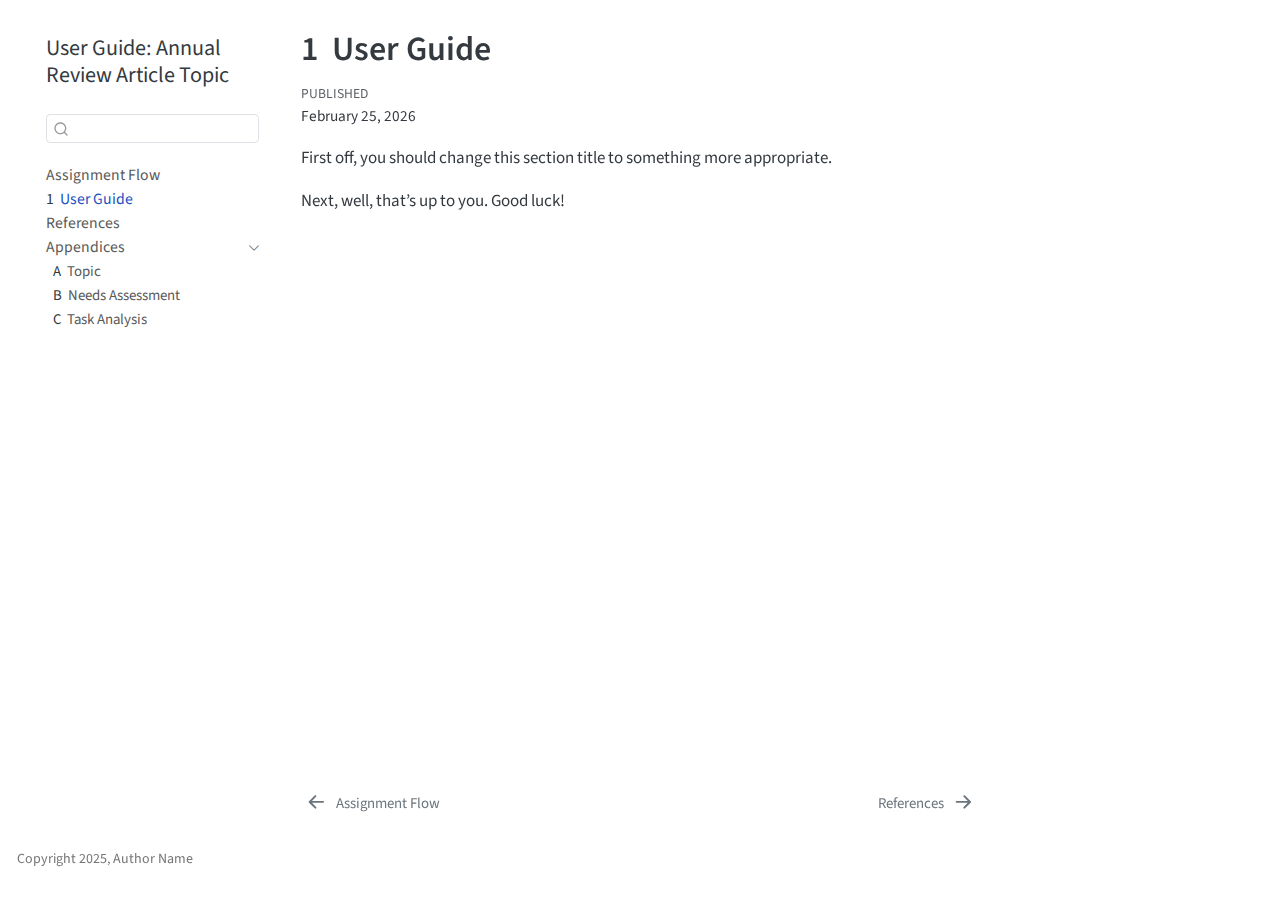
<file: docs/guide.html>
<!DOCTYPE html>
<html xmlns="http://www.w3.org/1999/xhtml" lang="en" xml:lang="en"><head>

<meta charset="utf-8">
<meta name="generator" content="quarto-1.8.26">

<meta name="viewport" content="width=device-width, initial-scale=1.0, user-scalable=yes">

<meta name="dcterms.date" content="2026-02-25">

<title>1&nbsp; User Guide – User Guide: Annual Review Article Topic</title>
<style>
code{white-space: pre-wrap;}
span.smallcaps{font-variant: small-caps;}
div.columns{display: flex; gap: min(4vw, 1.5em);}
div.column{flex: auto; overflow-x: auto;}
div.hanging-indent{margin-left: 1.5em; text-indent: -1.5em;}
ul.task-list{list-style: none;}
ul.task-list li input[type="checkbox"] {
  width: 0.8em;
  margin: 0 0.8em 0.2em -1em; /* quarto-specific, see https://github.com/quarto-dev/quarto-cli/issues/4556 */ 
  vertical-align: middle;
}
</style>


<script src="site_libs/quarto-nav/quarto-nav.js"></script>
<script src="site_libs/quarto-nav/headroom.min.js"></script>
<script src="site_libs/clipboard/clipboard.min.js"></script>
<script src="site_libs/quarto-search/autocomplete.umd.js"></script>
<script src="site_libs/quarto-search/fuse.min.js"></script>
<script src="site_libs/quarto-search/quarto-search.js"></script>
<meta name="quarto:offset" content="./">
<link href="./references.html" rel="next">
<link href="./index.html" rel="prev">
<script src="site_libs/quarto-html/quarto.js" type="module"></script>
<script src="site_libs/quarto-html/tabsets/tabsets.js" type="module"></script>
<script src="site_libs/quarto-html/axe/axe-check.js" type="module"></script>
<script src="site_libs/quarto-html/popper.min.js"></script>
<script src="site_libs/quarto-html/tippy.umd.min.js"></script>
<script src="site_libs/quarto-html/anchor.min.js"></script>
<link href="site_libs/quarto-html/tippy.css" rel="stylesheet">
<link href="site_libs/quarto-html/quarto-syntax-highlighting-d640c705e8c17715bca3574aa719063f.css" rel="stylesheet" id="quarto-text-highlighting-styles">
<script src="site_libs/bootstrap/bootstrap.min.js"></script>
<link href="site_libs/bootstrap/bootstrap-icons.css" rel="stylesheet">
<link href="site_libs/bootstrap/bootstrap-2235befa16e1d81c0b6f94b70b898050.min.css" rel="stylesheet" append-hash="true" id="quarto-bootstrap" data-mode="light">
<script id="quarto-search-options" type="application/json">{
  "location": "sidebar",
  "copy-button": false,
  "collapse-after": 3,
  "panel-placement": "start",
  "type": "textbox",
  "limit": 50,
  "keyboard-shortcut": [
    "f",
    "/",
    "s"
  ],
  "show-item-context": false,
  "language": {
    "search-no-results-text": "No results",
    "search-matching-documents-text": "matching documents",
    "search-copy-link-title": "Copy link to search",
    "search-hide-matches-text": "Hide additional matches",
    "search-more-match-text": "more match in this document",
    "search-more-matches-text": "more matches in this document",
    "search-clear-button-title": "Clear",
    "search-text-placeholder": "",
    "search-detached-cancel-button-title": "Cancel",
    "search-submit-button-title": "Submit",
    "search-label": "Search"
  }
}</script>


</head>

<body class="nav-sidebar floating quarto-light">

<div id="quarto-search-results"></div>
  <header id="quarto-header" class="headroom fixed-top">
  <nav class="quarto-secondary-nav">
    <div class="container-fluid d-flex">
      <button type="button" class="quarto-btn-toggle btn" data-bs-toggle="collapse" role="button" data-bs-target=".quarto-sidebar-collapse-item" aria-controls="quarto-sidebar" aria-expanded="false" aria-label="Toggle sidebar navigation" onclick="if (window.quartoToggleHeadroom) { window.quartoToggleHeadroom(); }">
        <i class="bi bi-layout-text-sidebar-reverse"></i>
      </button>
        <nav class="quarto-page-breadcrumbs" aria-label="breadcrumb"><ol class="breadcrumb"><li class="breadcrumb-item"><a href="./guide.html"><span class="chapter-number">1</span>&nbsp; <span class="chapter-title">User Guide</span></a></li></ol></nav>
        <a class="flex-grow-1" role="navigation" data-bs-toggle="collapse" data-bs-target=".quarto-sidebar-collapse-item" aria-controls="quarto-sidebar" aria-expanded="false" aria-label="Toggle sidebar navigation" onclick="if (window.quartoToggleHeadroom) { window.quartoToggleHeadroom(); }">      
        </a>
      <button type="button" class="btn quarto-search-button" aria-label="Search" onclick="window.quartoOpenSearch();">
        <i class="bi bi-search"></i>
      </button>
    </div>
  </nav>
</header>
<!-- content -->
<div id="quarto-content" class="quarto-container page-columns page-rows-contents page-layout-article">
<!-- sidebar -->
  <nav id="quarto-sidebar" class="sidebar collapse collapse-horizontal quarto-sidebar-collapse-item sidebar-navigation floating overflow-auto">
    <div class="pt-lg-2 mt-2 text-left sidebar-header">
    <div class="sidebar-title mb-0 py-0">
      <a href="./">User Guide: Annual Review Article Topic</a> 
    </div>
      </div>
        <div class="mt-2 flex-shrink-0 align-items-center">
        <div class="sidebar-search">
        <div id="quarto-search" class="" title="Search"></div>
        </div>
        </div>
    <div class="sidebar-menu-container"> 
    <ul class="list-unstyled mt-1">
        <li class="sidebar-item">
  <div class="sidebar-item-container"> 
  <a href="./index.html" class="sidebar-item-text sidebar-link">
 <span class="menu-text">Assignment Flow</span></a>
  </div>
</li>
        <li class="sidebar-item">
  <div class="sidebar-item-container"> 
  <a href="./guide.html" class="sidebar-item-text sidebar-link active">
 <span class="menu-text"><span class="chapter-number">1</span>&nbsp; <span class="chapter-title">User Guide</span></span></a>
  </div>
</li>
        <li class="sidebar-item">
  <div class="sidebar-item-container"> 
  <a href="./references.html" class="sidebar-item-text sidebar-link">
 <span class="menu-text">References</span></a>
  </div>
</li>
        <li class="sidebar-item sidebar-item-section">
      <div class="sidebar-item-container"> 
            <a class="sidebar-item-text sidebar-link text-start" data-bs-toggle="collapse" data-bs-target="#quarto-sidebar-section-1" role="navigation" aria-expanded="true">
 <span class="menu-text">Appendices</span></a>
          <a class="sidebar-item-toggle text-start" data-bs-toggle="collapse" data-bs-target="#quarto-sidebar-section-1" role="navigation" aria-expanded="true" aria-label="Toggle section">
            <i class="bi bi-chevron-right ms-2"></i>
          </a> 
      </div>
      <ul id="quarto-sidebar-section-1" class="collapse list-unstyled sidebar-section depth1 show">  
          <li class="sidebar-item">
  <div class="sidebar-item-container"> 
  <a href="./topic.html" class="sidebar-item-text sidebar-link">
 <span class="menu-text"><span class="chapter-number">A</span>&nbsp; <span class="chapter-title">Topic</span></span></a>
  </div>
</li>
          <li class="sidebar-item">
  <div class="sidebar-item-container"> 
  <a href="./needs.html" class="sidebar-item-text sidebar-link">
 <span class="menu-text"><span class="chapter-number">B</span>&nbsp; <span class="chapter-title">Needs Assessment</span></span></a>
  </div>
</li>
          <li class="sidebar-item">
  <div class="sidebar-item-container"> 
  <a href="./task-analysis.html" class="sidebar-item-text sidebar-link">
 <span class="menu-text"><span class="chapter-number">C</span>&nbsp; <span class="chapter-title">Task Analysis</span></span></a>
  </div>
</li>
      </ul>
  </li>
    </ul>
    </div>
</nav>
<div id="quarto-sidebar-glass" class="quarto-sidebar-collapse-item" data-bs-toggle="collapse" data-bs-target=".quarto-sidebar-collapse-item"></div>
<!-- margin-sidebar -->
    <div id="quarto-margin-sidebar" class="sidebar margin-sidebar zindex-bottom">
        
    </div>
<!-- main -->
<main class="content" id="quarto-document-content">

<header id="title-block-header" class="quarto-title-block default">
<div class="quarto-title">
<h1 class="title"><span class="chapter-number">1</span>&nbsp; <span class="chapter-title">User Guide</span></h1>
</div>



<div class="quarto-title-meta">

    
    <div>
    <div class="quarto-title-meta-heading">Published</div>
    <div class="quarto-title-meta-contents">
      <p class="date">February 25, 2026</p>
    </div>
  </div>
  
    
  </div>
  


</header>


<p>First off, you should change this section title to something more appropriate.</p>
<p>Next, well, that’s up to you. Good luck!</p>



</main> <!-- /main -->
<script id="quarto-html-after-body" type="application/javascript">
  window.document.addEventListener("DOMContentLoaded", function (event) {
    const icon = "";
    const anchorJS = new window.AnchorJS();
    anchorJS.options = {
      placement: 'right',
      icon: icon
    };
    anchorJS.add('.anchored');
    const isCodeAnnotation = (el) => {
      for (const clz of el.classList) {
        if (clz.startsWith('code-annotation-')) {                     
          return true;
        }
      }
      return false;
    }
    const onCopySuccess = function(e) {
      // button target
      const button = e.trigger;
      // don't keep focus
      button.blur();
      // flash "checked"
      button.classList.add('code-copy-button-checked');
      var currentTitle = button.getAttribute("title");
      button.setAttribute("title", "Copied!");
      let tooltip;
      if (window.bootstrap) {
        button.setAttribute("data-bs-toggle", "tooltip");
        button.setAttribute("data-bs-placement", "left");
        button.setAttribute("data-bs-title", "Copied!");
        tooltip = new bootstrap.Tooltip(button, 
          { trigger: "manual", 
            customClass: "code-copy-button-tooltip",
            offset: [0, -8]});
        tooltip.show();    
      }
      setTimeout(function() {
        if (tooltip) {
          tooltip.hide();
          button.removeAttribute("data-bs-title");
          button.removeAttribute("data-bs-toggle");
          button.removeAttribute("data-bs-placement");
        }
        button.setAttribute("title", currentTitle);
        button.classList.remove('code-copy-button-checked');
      }, 1000);
      // clear code selection
      e.clearSelection();
    }
    const getTextToCopy = function(trigger) {
      const outerScaffold = trigger.parentElement.cloneNode(true);
      const codeEl = outerScaffold.querySelector('code');
      for (const childEl of codeEl.children) {
        if (isCodeAnnotation(childEl)) {
          childEl.remove();
        }
      }
      return codeEl.innerText;
    }
    const clipboard = new window.ClipboardJS('.code-copy-button:not([data-in-quarto-modal])', {
      text: getTextToCopy
    });
    clipboard.on('success', onCopySuccess);
    if (window.document.getElementById('quarto-embedded-source-code-modal')) {
      const clipboardModal = new window.ClipboardJS('.code-copy-button[data-in-quarto-modal]', {
        text: getTextToCopy,
        container: window.document.getElementById('quarto-embedded-source-code-modal')
      });
      clipboardModal.on('success', onCopySuccess);
    }
      var localhostRegex = new RegExp(/^(?:http|https):\/\/localhost\:?[0-9]*\//);
      var mailtoRegex = new RegExp(/^mailto:/);
        var filterRegex = new RegExp('/' + window.location.host + '/');
      var isInternal = (href) => {
          return filterRegex.test(href) || localhostRegex.test(href) || mailtoRegex.test(href);
      }
      // Inspect non-navigation links and adorn them if external
     var links = window.document.querySelectorAll('a[href]:not(.nav-link):not(.navbar-brand):not(.toc-action):not(.sidebar-link):not(.sidebar-item-toggle):not(.pagination-link):not(.no-external):not([aria-hidden]):not(.dropdown-item):not(.quarto-navigation-tool):not(.about-link)');
      for (var i=0; i<links.length; i++) {
        const link = links[i];
        if (!isInternal(link.href)) {
          // undo the damage that might have been done by quarto-nav.js in the case of
          // links that we want to consider external
          if (link.dataset.originalHref !== undefined) {
            link.href = link.dataset.originalHref;
          }
        }
      }
    function tippyHover(el, contentFn, onTriggerFn, onUntriggerFn) {
      const config = {
        allowHTML: true,
        maxWidth: 500,
        delay: 100,
        arrow: false,
        appendTo: function(el) {
            return el.parentElement;
        },
        interactive: true,
        interactiveBorder: 10,
        theme: 'quarto',
        placement: 'bottom-start',
      };
      if (contentFn) {
        config.content = contentFn;
      }
      if (onTriggerFn) {
        config.onTrigger = onTriggerFn;
      }
      if (onUntriggerFn) {
        config.onUntrigger = onUntriggerFn;
      }
      window.tippy(el, config); 
    }
    const noterefs = window.document.querySelectorAll('a[role="doc-noteref"]');
    for (var i=0; i<noterefs.length; i++) {
      const ref = noterefs[i];
      tippyHover(ref, function() {
        // use id or data attribute instead here
        let href = ref.getAttribute('data-footnote-href') || ref.getAttribute('href');
        try { href = new URL(href).hash; } catch {}
        const id = href.replace(/^#\/?/, "");
        const note = window.document.getElementById(id);
        if (note) {
          return note.innerHTML;
        } else {
          return "";
        }
      });
    }
    const xrefs = window.document.querySelectorAll('a.quarto-xref');
    const processXRef = (id, note) => {
      // Strip column container classes
      const stripColumnClz = (el) => {
        el.classList.remove("page-full", "page-columns");
        if (el.children) {
          for (const child of el.children) {
            stripColumnClz(child);
          }
        }
      }
      stripColumnClz(note)
      if (id === null || id.startsWith('sec-')) {
        // Special case sections, only their first couple elements
        const container = document.createElement("div");
        if (note.children && note.children.length > 2) {
          container.appendChild(note.children[0].cloneNode(true));
          for (let i = 1; i < note.children.length; i++) {
            const child = note.children[i];
            if (child.tagName === "P" && child.innerText === "") {
              continue;
            } else {
              container.appendChild(child.cloneNode(true));
              break;
            }
          }
          if (window.Quarto?.typesetMath) {
            window.Quarto.typesetMath(container);
          }
          return container.innerHTML
        } else {
          if (window.Quarto?.typesetMath) {
            window.Quarto.typesetMath(note);
          }
          return note.innerHTML;
        }
      } else {
        // Remove any anchor links if they are present
        const anchorLink = note.querySelector('a.anchorjs-link');
        if (anchorLink) {
          anchorLink.remove();
        }
        if (window.Quarto?.typesetMath) {
          window.Quarto.typesetMath(note);
        }
        if (note.classList.contains("callout")) {
          return note.outerHTML;
        } else {
          return note.innerHTML;
        }
      }
    }
    for (var i=0; i<xrefs.length; i++) {
      const xref = xrefs[i];
      tippyHover(xref, undefined, function(instance) {
        instance.disable();
        let url = xref.getAttribute('href');
        let hash = undefined; 
        if (url.startsWith('#')) {
          hash = url;
        } else {
          try { hash = new URL(url).hash; } catch {}
        }
        if (hash) {
          const id = hash.replace(/^#\/?/, "");
          const note = window.document.getElementById(id);
          if (note !== null) {
            try {
              const html = processXRef(id, note.cloneNode(true));
              instance.setContent(html);
            } finally {
              instance.enable();
              instance.show();
            }
          } else {
            // See if we can fetch this
            fetch(url.split('#')[0])
            .then(res => res.text())
            .then(html => {
              const parser = new DOMParser();
              const htmlDoc = parser.parseFromString(html, "text/html");
              const note = htmlDoc.getElementById(id);
              if (note !== null) {
                const html = processXRef(id, note);
                instance.setContent(html);
              } 
            }).finally(() => {
              instance.enable();
              instance.show();
            });
          }
        } else {
          // See if we can fetch a full url (with no hash to target)
          // This is a special case and we should probably do some content thinning / targeting
          fetch(url)
          .then(res => res.text())
          .then(html => {
            const parser = new DOMParser();
            const htmlDoc = parser.parseFromString(html, "text/html");
            const note = htmlDoc.querySelector('main.content');
            if (note !== null) {
              // This should only happen for chapter cross references
              // (since there is no id in the URL)
              // remove the first header
              if (note.children.length > 0 && note.children[0].tagName === "HEADER") {
                note.children[0].remove();
              }
              const html = processXRef(null, note);
              instance.setContent(html);
            } 
          }).finally(() => {
            instance.enable();
            instance.show();
          });
        }
      }, function(instance) {
      });
    }
        let selectedAnnoteEl;
        const selectorForAnnotation = ( cell, annotation) => {
          let cellAttr = 'data-code-cell="' + cell + '"';
          let lineAttr = 'data-code-annotation="' +  annotation + '"';
          const selector = 'span[' + cellAttr + '][' + lineAttr + ']';
          return selector;
        }
        const selectCodeLines = (annoteEl) => {
          const doc = window.document;
          const targetCell = annoteEl.getAttribute("data-target-cell");
          const targetAnnotation = annoteEl.getAttribute("data-target-annotation");
          const annoteSpan = window.document.querySelector(selectorForAnnotation(targetCell, targetAnnotation));
          const lines = annoteSpan.getAttribute("data-code-lines").split(",");
          const lineIds = lines.map((line) => {
            return targetCell + "-" + line;
          })
          let top = null;
          let height = null;
          let parent = null;
          if (lineIds.length > 0) {
              //compute the position of the single el (top and bottom and make a div)
              const el = window.document.getElementById(lineIds[0]);
              top = el.offsetTop;
              height = el.offsetHeight;
              parent = el.parentElement.parentElement;
            if (lineIds.length > 1) {
              const lastEl = window.document.getElementById(lineIds[lineIds.length - 1]);
              const bottom = lastEl.offsetTop + lastEl.offsetHeight;
              height = bottom - top;
            }
            if (top !== null && height !== null && parent !== null) {
              // cook up a div (if necessary) and position it 
              let div = window.document.getElementById("code-annotation-line-highlight");
              if (div === null) {
                div = window.document.createElement("div");
                div.setAttribute("id", "code-annotation-line-highlight");
                div.style.position = 'absolute';
                parent.appendChild(div);
              }
              div.style.top = top - 2 + "px";
              div.style.height = height + 4 + "px";
              div.style.left = 0;
              let gutterDiv = window.document.getElementById("code-annotation-line-highlight-gutter");
              if (gutterDiv === null) {
                gutterDiv = window.document.createElement("div");
                gutterDiv.setAttribute("id", "code-annotation-line-highlight-gutter");
                gutterDiv.style.position = 'absolute';
                const codeCell = window.document.getElementById(targetCell);
                const gutter = codeCell.querySelector('.code-annotation-gutter');
                gutter.appendChild(gutterDiv);
              }
              gutterDiv.style.top = top - 2 + "px";
              gutterDiv.style.height = height + 4 + "px";
            }
            selectedAnnoteEl = annoteEl;
          }
        };
        const unselectCodeLines = () => {
          const elementsIds = ["code-annotation-line-highlight", "code-annotation-line-highlight-gutter"];
          elementsIds.forEach((elId) => {
            const div = window.document.getElementById(elId);
            if (div) {
              div.remove();
            }
          });
          selectedAnnoteEl = undefined;
        };
          // Handle positioning of the toggle
      window.addEventListener(
        "resize",
        throttle(() => {
          elRect = undefined;
          if (selectedAnnoteEl) {
            selectCodeLines(selectedAnnoteEl);
          }
        }, 10)
      );
      function throttle(fn, ms) {
      let throttle = false;
      let timer;
        return (...args) => {
          if(!throttle) { // first call gets through
              fn.apply(this, args);
              throttle = true;
          } else { // all the others get throttled
              if(timer) clearTimeout(timer); // cancel #2
              timer = setTimeout(() => {
                fn.apply(this, args);
                timer = throttle = false;
              }, ms);
          }
        };
      }
        // Attach click handler to the DT
        const annoteDls = window.document.querySelectorAll('dt[data-target-cell]');
        for (const annoteDlNode of annoteDls) {
          annoteDlNode.addEventListener('click', (event) => {
            const clickedEl = event.target;
            if (clickedEl !== selectedAnnoteEl) {
              unselectCodeLines();
              const activeEl = window.document.querySelector('dt[data-target-cell].code-annotation-active');
              if (activeEl) {
                activeEl.classList.remove('code-annotation-active');
              }
              selectCodeLines(clickedEl);
              clickedEl.classList.add('code-annotation-active');
            } else {
              // Unselect the line
              unselectCodeLines();
              clickedEl.classList.remove('code-annotation-active');
            }
          });
        }
    const findCites = (el) => {
      const parentEl = el.parentElement;
      if (parentEl) {
        const cites = parentEl.dataset.cites;
        if (cites) {
          return {
            el,
            cites: cites.split(' ')
          };
        } else {
          return findCites(el.parentElement)
        }
      } else {
        return undefined;
      }
    };
    var bibliorefs = window.document.querySelectorAll('a[role="doc-biblioref"]');
    for (var i=0; i<bibliorefs.length; i++) {
      const ref = bibliorefs[i];
      const citeInfo = findCites(ref);
      if (citeInfo) {
        tippyHover(citeInfo.el, function() {
          var popup = window.document.createElement('div');
          citeInfo.cites.forEach(function(cite) {
            var citeDiv = window.document.createElement('div');
            citeDiv.classList.add('hanging-indent');
            citeDiv.classList.add('csl-entry');
            var biblioDiv = window.document.getElementById('ref-' + cite);
            if (biblioDiv) {
              citeDiv.innerHTML = biblioDiv.innerHTML;
            }
            popup.appendChild(citeDiv);
          });
          return popup.innerHTML;
        });
      }
    }
  });
  </script>
<nav class="page-navigation">
  <div class="nav-page nav-page-previous">
      <a href="./index.html" class="pagination-link" aria-label="Assignment Flow">
        <i class="bi bi-arrow-left-short"></i> <span class="nav-page-text">Assignment Flow</span>
      </a>          
  </div>
  <div class="nav-page nav-page-next">
      <a href="./references.html" class="pagination-link" aria-label="References">
        <span class="nav-page-text">References</span> <i class="bi bi-arrow-right-short"></i>
      </a>
  </div>
</nav>
</div> <!-- /content -->
<footer class="footer">
  <div class="nav-footer">
    <div class="nav-footer-left">
<p>Copyright 2025, Author Name</p>
</div>   
    <div class="nav-footer-center">
      &nbsp;
    </div>
    <div class="nav-footer-right">
      &nbsp;
    </div>
  </div>
</footer>




</body></html>
</file>
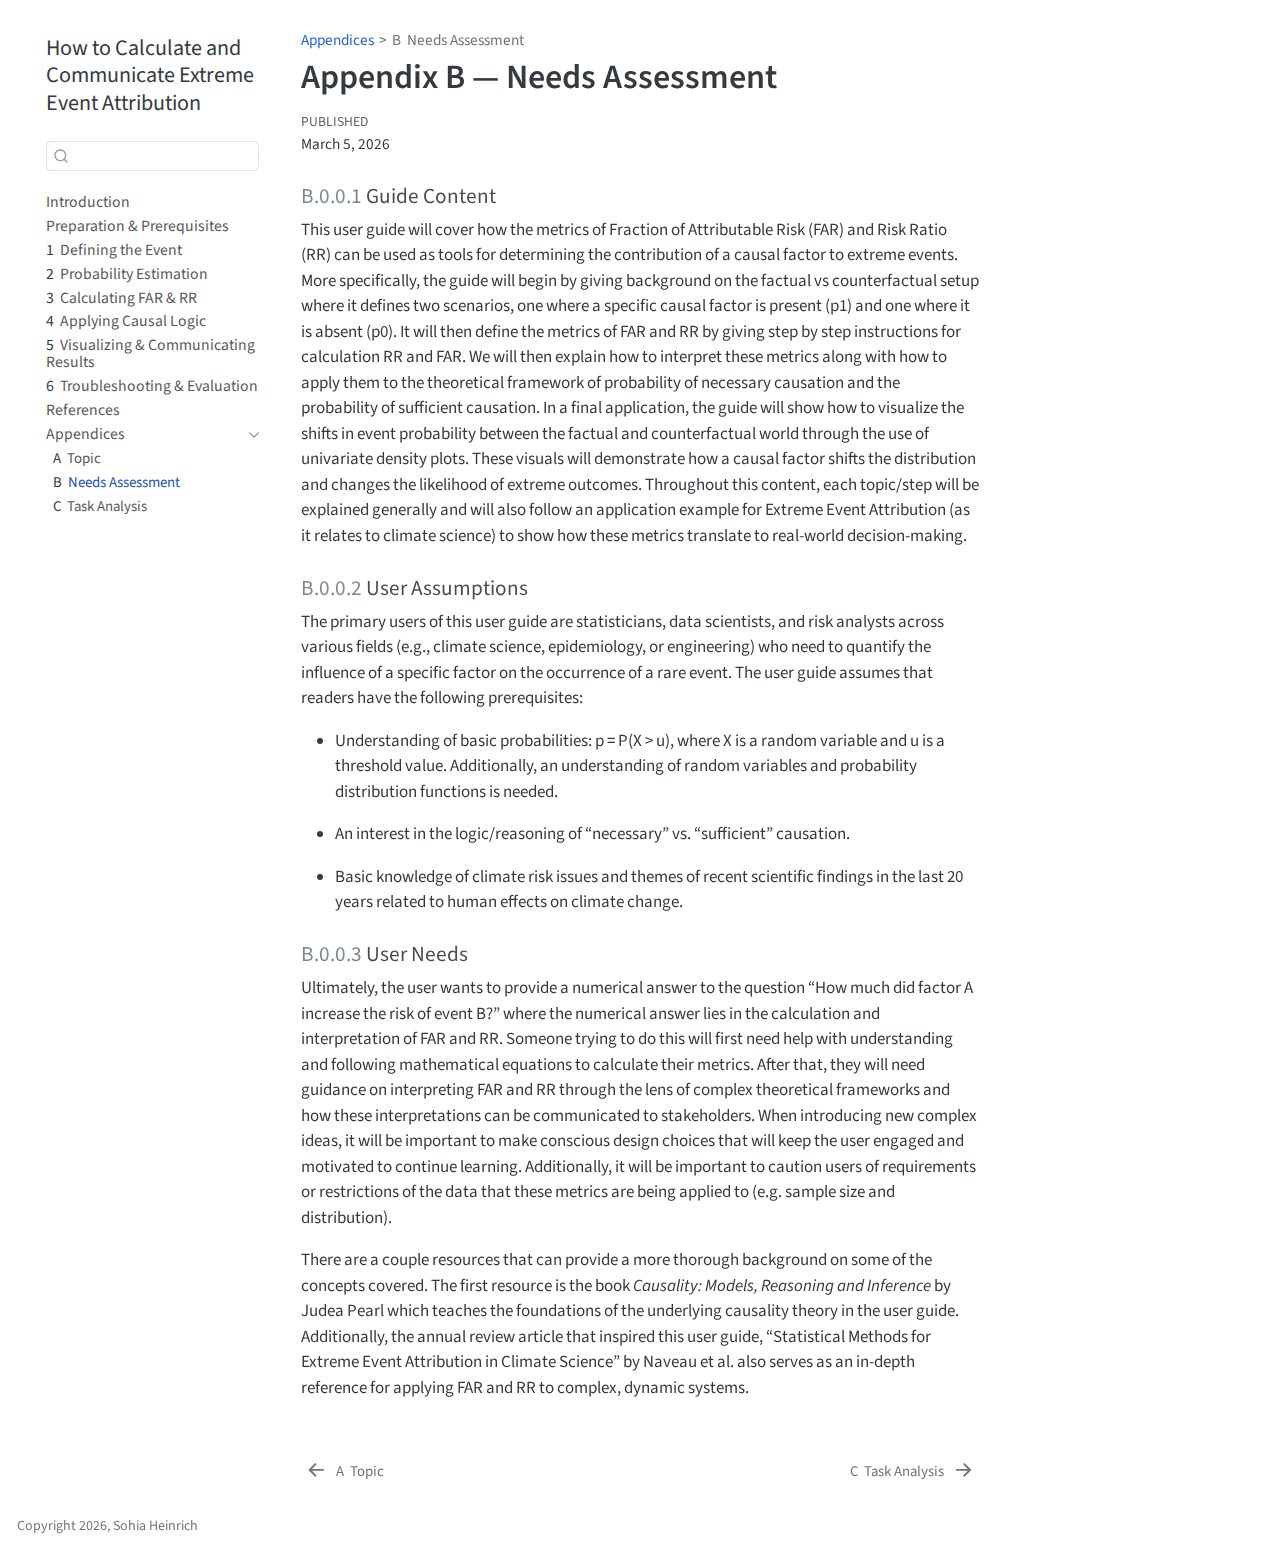
<file: docs/needs.html>
<!DOCTYPE html>
<html xmlns="http://www.w3.org/1999/xhtml" lang="en" xml:lang="en"><head>

<meta charset="utf-8">
<meta name="generator" content="quarto-1.8.26">

<meta name="viewport" content="width=device-width, initial-scale=1.0, user-scalable=yes">

<meta name="dcterms.date" content="2026-03-05">

<title>Appendix B — Needs Assessment – How to Calculate and Communicate Extreme Event Attribution</title>
<style>
code{white-space: pre-wrap;}
span.smallcaps{font-variant: small-caps;}
div.columns{display: flex; gap: min(4vw, 1.5em);}
div.column{flex: auto; overflow-x: auto;}
div.hanging-indent{margin-left: 1.5em; text-indent: -1.5em;}
ul.task-list{list-style: none;}
ul.task-list li input[type="checkbox"] {
  width: 0.8em;
  margin: 0 0.8em 0.2em -1em; /* quarto-specific, see https://github.com/quarto-dev/quarto-cli/issues/4556 */ 
  vertical-align: middle;
}
</style>


<script src="site_libs/quarto-nav/quarto-nav.js"></script>
<script src="site_libs/quarto-nav/headroom.min.js"></script>
<script src="site_libs/clipboard/clipboard.min.js"></script>
<script src="site_libs/quarto-search/autocomplete.umd.js"></script>
<script src="site_libs/quarto-search/fuse.min.js"></script>
<script src="site_libs/quarto-search/quarto-search.js"></script>
<meta name="quarto:offset" content="./">
<link href="./task-analysis.html" rel="next">
<link href="./topic.html" rel="prev">
<script src="site_libs/quarto-html/quarto.js" type="module"></script>
<script src="site_libs/quarto-html/tabsets/tabsets.js" type="module"></script>
<script src="site_libs/quarto-html/axe/axe-check.js" type="module"></script>
<script src="site_libs/quarto-html/popper.min.js"></script>
<script src="site_libs/quarto-html/tippy.umd.min.js"></script>
<script src="site_libs/quarto-html/anchor.min.js"></script>
<link href="site_libs/quarto-html/tippy.css" rel="stylesheet">
<link href="site_libs/quarto-html/quarto-syntax-highlighting-d640c705e8c17715bca3574aa719063f.css" rel="stylesheet" id="quarto-text-highlighting-styles">
<script src="site_libs/bootstrap/bootstrap.min.js"></script>
<link href="site_libs/bootstrap/bootstrap-icons.css" rel="stylesheet">
<link href="site_libs/bootstrap/bootstrap-2235befa16e1d81c0b6f94b70b898050.min.css" rel="stylesheet" append-hash="true" id="quarto-bootstrap" data-mode="light">
<script id="quarto-search-options" type="application/json">{
  "location": "sidebar",
  "copy-button": false,
  "collapse-after": 3,
  "panel-placement": "start",
  "type": "textbox",
  "limit": 50,
  "keyboard-shortcut": [
    "f",
    "/",
    "s"
  ],
  "show-item-context": false,
  "language": {
    "search-no-results-text": "No results",
    "search-matching-documents-text": "matching documents",
    "search-copy-link-title": "Copy link to search",
    "search-hide-matches-text": "Hide additional matches",
    "search-more-match-text": "more match in this document",
    "search-more-matches-text": "more matches in this document",
    "search-clear-button-title": "Clear",
    "search-text-placeholder": "",
    "search-detached-cancel-button-title": "Cancel",
    "search-submit-button-title": "Submit",
    "search-label": "Search"
  }
}</script>


</head>

<body class="nav-sidebar floating quarto-light">

<div id="quarto-search-results"></div>
  <header id="quarto-header" class="headroom fixed-top">
  <nav class="quarto-secondary-nav">
    <div class="container-fluid d-flex">
      <button type="button" class="quarto-btn-toggle btn" data-bs-toggle="collapse" role="button" data-bs-target=".quarto-sidebar-collapse-item" aria-controls="quarto-sidebar" aria-expanded="false" aria-label="Toggle sidebar navigation" onclick="if (window.quartoToggleHeadroom) { window.quartoToggleHeadroom(); }">
        <i class="bi bi-layout-text-sidebar-reverse"></i>
      </button>
        <nav class="quarto-page-breadcrumbs" aria-label="breadcrumb"><ol class="breadcrumb"><li class="breadcrumb-item"><a href="./topic.html">Appendices</a></li><li class="breadcrumb-item"><a href="./needs.html"><span class="chapter-number">B</span>&nbsp; <span class="chapter-title">Needs Assessment</span></a></li></ol></nav>
        <a class="flex-grow-1" role="navigation" data-bs-toggle="collapse" data-bs-target=".quarto-sidebar-collapse-item" aria-controls="quarto-sidebar" aria-expanded="false" aria-label="Toggle sidebar navigation" onclick="if (window.quartoToggleHeadroom) { window.quartoToggleHeadroom(); }">      
        </a>
      <button type="button" class="btn quarto-search-button" aria-label="Search" onclick="window.quartoOpenSearch();">
        <i class="bi bi-search"></i>
      </button>
    </div>
  </nav>
</header>
<!-- content -->
<div id="quarto-content" class="quarto-container page-columns page-rows-contents page-layout-article">
<!-- sidebar -->
  <nav id="quarto-sidebar" class="sidebar collapse collapse-horizontal quarto-sidebar-collapse-item sidebar-navigation floating overflow-auto">
    <div class="pt-lg-2 mt-2 text-left sidebar-header">
    <div class="sidebar-title mb-0 py-0">
      <a href="./">How to Calculate and Communicate Extreme Event Attribution</a> 
    </div>
      </div>
        <div class="mt-2 flex-shrink-0 align-items-center">
        <div class="sidebar-search">
        <div id="quarto-search" class="" title="Search"></div>
        </div>
        </div>
    <div class="sidebar-menu-container"> 
    <ul class="list-unstyled mt-1">
        <li class="sidebar-item">
  <div class="sidebar-item-container"> 
  <a href="./index.html" class="sidebar-item-text sidebar-link">
 <span class="menu-text">Introduction</span></a>
  </div>
</li>
        <li class="sidebar-item">
  <div class="sidebar-item-container"> 
  <a href="./prep.html" class="sidebar-item-text sidebar-link">
 <span class="menu-text">Preparation &amp; Prerequisites</span></a>
  </div>
</li>
        <li class="sidebar-item">
  <div class="sidebar-item-container"> 
  <a href="./event.html" class="sidebar-item-text sidebar-link">
 <span class="menu-text"><span class="chapter-number">1</span>&nbsp; <span class="chapter-title">Defining the Event</span></span></a>
  </div>
</li>
        <li class="sidebar-item">
  <div class="sidebar-item-container"> 
  <a href="./estimation.html" class="sidebar-item-text sidebar-link">
 <span class="menu-text"><span class="chapter-number">2</span>&nbsp; <span class="chapter-title">Probability Estimation</span></span></a>
  </div>
</li>
        <li class="sidebar-item">
  <div class="sidebar-item-container"> 
  <a href="./calculation.html" class="sidebar-item-text sidebar-link">
 <span class="menu-text"><span class="chapter-number">3</span>&nbsp; <span class="chapter-title">Calculating FAR &amp; RR</span></span></a>
  </div>
</li>
        <li class="sidebar-item">
  <div class="sidebar-item-container"> 
  <a href="./theoretical.html" class="sidebar-item-text sidebar-link">
 <span class="menu-text"><span class="chapter-number">4</span>&nbsp; <span class="chapter-title">Applying Causal Logic</span></span></a>
  </div>
</li>
        <li class="sidebar-item">
  <div class="sidebar-item-container"> 
  <a href="./visuals.html" class="sidebar-item-text sidebar-link">
 <span class="menu-text"><span class="chapter-number">5</span>&nbsp; <span class="chapter-title">Visualizing &amp; Communicating Results</span></span></a>
  </div>
</li>
        <li class="sidebar-item">
  <div class="sidebar-item-container"> 
  <a href="./troubleshooting.html" class="sidebar-item-text sidebar-link">
 <span class="menu-text"><span class="chapter-number">6</span>&nbsp; <span class="chapter-title">Troubleshooting &amp; Evaluation</span></span></a>
  </div>
</li>
        <li class="sidebar-item">
  <div class="sidebar-item-container"> 
  <a href="./references.html" class="sidebar-item-text sidebar-link">
 <span class="menu-text">References</span></a>
  </div>
</li>
        <li class="sidebar-item sidebar-item-section">
      <div class="sidebar-item-container"> 
            <a class="sidebar-item-text sidebar-link text-start" data-bs-toggle="collapse" data-bs-target="#quarto-sidebar-section-1" role="navigation" aria-expanded="true">
 <span class="menu-text">Appendices</span></a>
          <a class="sidebar-item-toggle text-start" data-bs-toggle="collapse" data-bs-target="#quarto-sidebar-section-1" role="navigation" aria-expanded="true" aria-label="Toggle section">
            <i class="bi bi-chevron-right ms-2"></i>
          </a> 
      </div>
      <ul id="quarto-sidebar-section-1" class="collapse list-unstyled sidebar-section depth1 show">  
          <li class="sidebar-item">
  <div class="sidebar-item-container"> 
  <a href="./topic.html" class="sidebar-item-text sidebar-link">
 <span class="menu-text"><span class="chapter-number">A</span>&nbsp; <span class="chapter-title">Topic</span></span></a>
  </div>
</li>
          <li class="sidebar-item">
  <div class="sidebar-item-container"> 
  <a href="./needs.html" class="sidebar-item-text sidebar-link active">
 <span class="menu-text"><span class="chapter-number">B</span>&nbsp; <span class="chapter-title">Needs Assessment</span></span></a>
  </div>
</li>
          <li class="sidebar-item">
  <div class="sidebar-item-container"> 
  <a href="./task-analysis.html" class="sidebar-item-text sidebar-link">
 <span class="menu-text"><span class="chapter-number">C</span>&nbsp; <span class="chapter-title">Task Analysis</span></span></a>
  </div>
</li>
      </ul>
  </li>
    </ul>
    </div>
</nav>
<div id="quarto-sidebar-glass" class="quarto-sidebar-collapse-item" data-bs-toggle="collapse" data-bs-target=".quarto-sidebar-collapse-item"></div>
<!-- margin-sidebar -->
    <div id="quarto-margin-sidebar" class="sidebar margin-sidebar zindex-bottom">
        
    </div>
<!-- main -->
<main class="content" id="quarto-document-content">

<header id="title-block-header" class="quarto-title-block default"><nav class="quarto-page-breadcrumbs quarto-title-breadcrumbs d-none d-lg-block" aria-label="breadcrumb"><ol class="breadcrumb"><li class="breadcrumb-item"><a href="./topic.html">Appendices</a></li><li class="breadcrumb-item"><a href="./needs.html"><span class="chapter-number">B</span>&nbsp; <span class="chapter-title">Needs Assessment</span></a></li></ol></nav>
<div class="quarto-title">
<h1 class="title">Appendix B — Needs Assessment</h1>
</div>



<div class="quarto-title-meta">

    
    <div>
    <div class="quarto-title-meta-heading">Published</div>
    <div class="quarto-title-meta-contents">
      <p class="date">March 5, 2026</p>
    </div>
  </div>
  
    
  </div>
  


</header>


<section id="guide-content" class="level4" data-number="B.0.0.1">
<h4 data-number="B.0.0.1" class="anchored" data-anchor-id="guide-content"><span class="header-section-number">B.0.0.1</span> Guide Content</h4>
<p>This user guide will cover how the metrics of Fraction of Attributable Risk (FAR) and Risk Ratio (RR) can be used as tools for determining the contribution of a causal factor to extreme events. More specifically, the guide will begin by giving background on the factual vs counterfactual setup where it defines two scenarios, one where a specific causal factor is present (p1) and one where it is absent (p0). It will then define the metrics of FAR and RR by giving step by step instructions for calculation RR and FAR. We will then explain how to interpret these metrics along with how to apply them to the theoretical framework of probability of necessary causation and the probability of sufficient causation. In a final application, the guide will show how to visualize the shifts in event probability between the factual and counterfactual world through the use of univariate density plots. These visuals will demonstrate how a causal factor shifts the distribution and changes the likelihood of extreme outcomes. Throughout this content, each topic/step will be explained generally and will also follow an application example for Extreme Event Attribution (as it relates to climate science) to show how these metrics translate to real-world decision-making.</p>
</section>
<section id="user-assumptions" class="level4" data-number="B.0.0.2">
<h4 data-number="B.0.0.2" class="anchored" data-anchor-id="user-assumptions"><span class="header-section-number">B.0.0.2</span> User Assumptions</h4>
<p>The primary users of this user guide are statisticians, data scientists, and risk analysts across various fields (e.g., climate science, epidemiology, or engineering) who need to quantify the influence of a specific factor on the occurrence of a rare event. The user guide assumes that readers have the following prerequisites:</p>
<ul>
<li><p>Understanding of basic probabilities: p = P(X &gt; u), where X is a random variable and u is a threshold value. Additionally, an understanding of random variables and probability distribution functions is needed.</p></li>
<li><p>An interest in the logic/reasoning of “necessary” vs.&nbsp;“sufficient” causation.</p></li>
<li><p>Basic knowledge of climate risk issues and themes of recent scientific findings in the last 20 years related to human effects on climate change.</p></li>
</ul>
</section>
<section id="user-needs" class="level4" data-number="B.0.0.3">
<h4 data-number="B.0.0.3" class="anchored" data-anchor-id="user-needs"><span class="header-section-number">B.0.0.3</span> User Needs</h4>
<p>Ultimately, the user wants to provide a numerical answer to the question “How much did factor A increase the risk of event B?” where the numerical answer lies in the calculation and interpretation of FAR and RR. Someone trying to do this will first need help with understanding and following mathematical equations to calculate their metrics. After that, they will need guidance on interpreting FAR and RR through the lens of complex theoretical frameworks and how these interpretations can be communicated to stakeholders. When introducing new complex ideas, it will be important to make conscious design choices that will keep the user engaged and motivated to continue learning. Additionally, it will be important to caution users of requirements or restrictions of the data that these metrics are being applied to (e.g.&nbsp;sample size and distribution).</p>
<p>There are a couple resources that can provide a more thorough background on some of the concepts covered. The first resource is the book <em>Causality: Models, Reasoning and Inference</em> by Judea Pearl which teaches the foundations of the underlying causality theory in the user guide. Additionally, the annual review article that inspired this user guide, “Statistical Methods for Extreme Event Attribution in Climate Science” by Naveau et al.&nbsp;also serves as an in-depth reference for applying FAR and RR to complex, dynamic systems.</p>


</section>

</main> <!-- /main -->
<script id="quarto-html-after-body" type="application/javascript">
  window.document.addEventListener("DOMContentLoaded", function (event) {
    const icon = "";
    const anchorJS = new window.AnchorJS();
    anchorJS.options = {
      placement: 'right',
      icon: icon
    };
    anchorJS.add('.anchored');
    const isCodeAnnotation = (el) => {
      for (const clz of el.classList) {
        if (clz.startsWith('code-annotation-')) {                     
          return true;
        }
      }
      return false;
    }
    const onCopySuccess = function(e) {
      // button target
      const button = e.trigger;
      // don't keep focus
      button.blur();
      // flash "checked"
      button.classList.add('code-copy-button-checked');
      var currentTitle = button.getAttribute("title");
      button.setAttribute("title", "Copied!");
      let tooltip;
      if (window.bootstrap) {
        button.setAttribute("data-bs-toggle", "tooltip");
        button.setAttribute("data-bs-placement", "left");
        button.setAttribute("data-bs-title", "Copied!");
        tooltip = new bootstrap.Tooltip(button, 
          { trigger: "manual", 
            customClass: "code-copy-button-tooltip",
            offset: [0, -8]});
        tooltip.show();    
      }
      setTimeout(function() {
        if (tooltip) {
          tooltip.hide();
          button.removeAttribute("data-bs-title");
          button.removeAttribute("data-bs-toggle");
          button.removeAttribute("data-bs-placement");
        }
        button.setAttribute("title", currentTitle);
        button.classList.remove('code-copy-button-checked');
      }, 1000);
      // clear code selection
      e.clearSelection();
    }
    const getTextToCopy = function(trigger) {
      const outerScaffold = trigger.parentElement.cloneNode(true);
      const codeEl = outerScaffold.querySelector('code');
      for (const childEl of codeEl.children) {
        if (isCodeAnnotation(childEl)) {
          childEl.remove();
        }
      }
      return codeEl.innerText;
    }
    const clipboard = new window.ClipboardJS('.code-copy-button:not([data-in-quarto-modal])', {
      text: getTextToCopy
    });
    clipboard.on('success', onCopySuccess);
    if (window.document.getElementById('quarto-embedded-source-code-modal')) {
      const clipboardModal = new window.ClipboardJS('.code-copy-button[data-in-quarto-modal]', {
        text: getTextToCopy,
        container: window.document.getElementById('quarto-embedded-source-code-modal')
      });
      clipboardModal.on('success', onCopySuccess);
    }
      var localhostRegex = new RegExp(/^(?:http|https):\/\/localhost\:?[0-9]*\//);
      var mailtoRegex = new RegExp(/^mailto:/);
        var filterRegex = new RegExp('/' + window.location.host + '/');
      var isInternal = (href) => {
          return filterRegex.test(href) || localhostRegex.test(href) || mailtoRegex.test(href);
      }
      // Inspect non-navigation links and adorn them if external
     var links = window.document.querySelectorAll('a[href]:not(.nav-link):not(.navbar-brand):not(.toc-action):not(.sidebar-link):not(.sidebar-item-toggle):not(.pagination-link):not(.no-external):not([aria-hidden]):not(.dropdown-item):not(.quarto-navigation-tool):not(.about-link)');
      for (var i=0; i<links.length; i++) {
        const link = links[i];
        if (!isInternal(link.href)) {
          // undo the damage that might have been done by quarto-nav.js in the case of
          // links that we want to consider external
          if (link.dataset.originalHref !== undefined) {
            link.href = link.dataset.originalHref;
          }
        }
      }
    function tippyHover(el, contentFn, onTriggerFn, onUntriggerFn) {
      const config = {
        allowHTML: true,
        maxWidth: 500,
        delay: 100,
        arrow: false,
        appendTo: function(el) {
            return el.parentElement;
        },
        interactive: true,
        interactiveBorder: 10,
        theme: 'quarto',
        placement: 'bottom-start',
      };
      if (contentFn) {
        config.content = contentFn;
      }
      if (onTriggerFn) {
        config.onTrigger = onTriggerFn;
      }
      if (onUntriggerFn) {
        config.onUntrigger = onUntriggerFn;
      }
      window.tippy(el, config); 
    }
    const noterefs = window.document.querySelectorAll('a[role="doc-noteref"]');
    for (var i=0; i<noterefs.length; i++) {
      const ref = noterefs[i];
      tippyHover(ref, function() {
        // use id or data attribute instead here
        let href = ref.getAttribute('data-footnote-href') || ref.getAttribute('href');
        try { href = new URL(href).hash; } catch {}
        const id = href.replace(/^#\/?/, "");
        const note = window.document.getElementById(id);
        if (note) {
          return note.innerHTML;
        } else {
          return "";
        }
      });
    }
    const xrefs = window.document.querySelectorAll('a.quarto-xref');
    const processXRef = (id, note) => {
      // Strip column container classes
      const stripColumnClz = (el) => {
        el.classList.remove("page-full", "page-columns");
        if (el.children) {
          for (const child of el.children) {
            stripColumnClz(child);
          }
        }
      }
      stripColumnClz(note)
      if (id === null || id.startsWith('sec-')) {
        // Special case sections, only their first couple elements
        const container = document.createElement("div");
        if (note.children && note.children.length > 2) {
          container.appendChild(note.children[0].cloneNode(true));
          for (let i = 1; i < note.children.length; i++) {
            const child = note.children[i];
            if (child.tagName === "P" && child.innerText === "") {
              continue;
            } else {
              container.appendChild(child.cloneNode(true));
              break;
            }
          }
          if (window.Quarto?.typesetMath) {
            window.Quarto.typesetMath(container);
          }
          return container.innerHTML
        } else {
          if (window.Quarto?.typesetMath) {
            window.Quarto.typesetMath(note);
          }
          return note.innerHTML;
        }
      } else {
        // Remove any anchor links if they are present
        const anchorLink = note.querySelector('a.anchorjs-link');
        if (anchorLink) {
          anchorLink.remove();
        }
        if (window.Quarto?.typesetMath) {
          window.Quarto.typesetMath(note);
        }
        if (note.classList.contains("callout")) {
          return note.outerHTML;
        } else {
          return note.innerHTML;
        }
      }
    }
    for (var i=0; i<xrefs.length; i++) {
      const xref = xrefs[i];
      tippyHover(xref, undefined, function(instance) {
        instance.disable();
        let url = xref.getAttribute('href');
        let hash = undefined; 
        if (url.startsWith('#')) {
          hash = url;
        } else {
          try { hash = new URL(url).hash; } catch {}
        }
        if (hash) {
          const id = hash.replace(/^#\/?/, "");
          const note = window.document.getElementById(id);
          if (note !== null) {
            try {
              const html = processXRef(id, note.cloneNode(true));
              instance.setContent(html);
            } finally {
              instance.enable();
              instance.show();
            }
          } else {
            // See if we can fetch this
            fetch(url.split('#')[0])
            .then(res => res.text())
            .then(html => {
              const parser = new DOMParser();
              const htmlDoc = parser.parseFromString(html, "text/html");
              const note = htmlDoc.getElementById(id);
              if (note !== null) {
                const html = processXRef(id, note);
                instance.setContent(html);
              } 
            }).finally(() => {
              instance.enable();
              instance.show();
            });
          }
        } else {
          // See if we can fetch a full url (with no hash to target)
          // This is a special case and we should probably do some content thinning / targeting
          fetch(url)
          .then(res => res.text())
          .then(html => {
            const parser = new DOMParser();
            const htmlDoc = parser.parseFromString(html, "text/html");
            const note = htmlDoc.querySelector('main.content');
            if (note !== null) {
              // This should only happen for chapter cross references
              // (since there is no id in the URL)
              // remove the first header
              if (note.children.length > 0 && note.children[0].tagName === "HEADER") {
                note.children[0].remove();
              }
              const html = processXRef(null, note);
              instance.setContent(html);
            } 
          }).finally(() => {
            instance.enable();
            instance.show();
          });
        }
      }, function(instance) {
      });
    }
        let selectedAnnoteEl;
        const selectorForAnnotation = ( cell, annotation) => {
          let cellAttr = 'data-code-cell="' + cell + '"';
          let lineAttr = 'data-code-annotation="' +  annotation + '"';
          const selector = 'span[' + cellAttr + '][' + lineAttr + ']';
          return selector;
        }
        const selectCodeLines = (annoteEl) => {
          const doc = window.document;
          const targetCell = annoteEl.getAttribute("data-target-cell");
          const targetAnnotation = annoteEl.getAttribute("data-target-annotation");
          const annoteSpan = window.document.querySelector(selectorForAnnotation(targetCell, targetAnnotation));
          const lines = annoteSpan.getAttribute("data-code-lines").split(",");
          const lineIds = lines.map((line) => {
            return targetCell + "-" + line;
          })
          let top = null;
          let height = null;
          let parent = null;
          if (lineIds.length > 0) {
              //compute the position of the single el (top and bottom and make a div)
              const el = window.document.getElementById(lineIds[0]);
              top = el.offsetTop;
              height = el.offsetHeight;
              parent = el.parentElement.parentElement;
            if (lineIds.length > 1) {
              const lastEl = window.document.getElementById(lineIds[lineIds.length - 1]);
              const bottom = lastEl.offsetTop + lastEl.offsetHeight;
              height = bottom - top;
            }
            if (top !== null && height !== null && parent !== null) {
              // cook up a div (if necessary) and position it 
              let div = window.document.getElementById("code-annotation-line-highlight");
              if (div === null) {
                div = window.document.createElement("div");
                div.setAttribute("id", "code-annotation-line-highlight");
                div.style.position = 'absolute';
                parent.appendChild(div);
              }
              div.style.top = top - 2 + "px";
              div.style.height = height + 4 + "px";
              div.style.left = 0;
              let gutterDiv = window.document.getElementById("code-annotation-line-highlight-gutter");
              if (gutterDiv === null) {
                gutterDiv = window.document.createElement("div");
                gutterDiv.setAttribute("id", "code-annotation-line-highlight-gutter");
                gutterDiv.style.position = 'absolute';
                const codeCell = window.document.getElementById(targetCell);
                const gutter = codeCell.querySelector('.code-annotation-gutter');
                gutter.appendChild(gutterDiv);
              }
              gutterDiv.style.top = top - 2 + "px";
              gutterDiv.style.height = height + 4 + "px";
            }
            selectedAnnoteEl = annoteEl;
          }
        };
        const unselectCodeLines = () => {
          const elementsIds = ["code-annotation-line-highlight", "code-annotation-line-highlight-gutter"];
          elementsIds.forEach((elId) => {
            const div = window.document.getElementById(elId);
            if (div) {
              div.remove();
            }
          });
          selectedAnnoteEl = undefined;
        };
          // Handle positioning of the toggle
      window.addEventListener(
        "resize",
        throttle(() => {
          elRect = undefined;
          if (selectedAnnoteEl) {
            selectCodeLines(selectedAnnoteEl);
          }
        }, 10)
      );
      function throttle(fn, ms) {
      let throttle = false;
      let timer;
        return (...args) => {
          if(!throttle) { // first call gets through
              fn.apply(this, args);
              throttle = true;
          } else { // all the others get throttled
              if(timer) clearTimeout(timer); // cancel #2
              timer = setTimeout(() => {
                fn.apply(this, args);
                timer = throttle = false;
              }, ms);
          }
        };
      }
        // Attach click handler to the DT
        const annoteDls = window.document.querySelectorAll('dt[data-target-cell]');
        for (const annoteDlNode of annoteDls) {
          annoteDlNode.addEventListener('click', (event) => {
            const clickedEl = event.target;
            if (clickedEl !== selectedAnnoteEl) {
              unselectCodeLines();
              const activeEl = window.document.querySelector('dt[data-target-cell].code-annotation-active');
              if (activeEl) {
                activeEl.classList.remove('code-annotation-active');
              }
              selectCodeLines(clickedEl);
              clickedEl.classList.add('code-annotation-active');
            } else {
              // Unselect the line
              unselectCodeLines();
              clickedEl.classList.remove('code-annotation-active');
            }
          });
        }
    const findCites = (el) => {
      const parentEl = el.parentElement;
      if (parentEl) {
        const cites = parentEl.dataset.cites;
        if (cites) {
          return {
            el,
            cites: cites.split(' ')
          };
        } else {
          return findCites(el.parentElement)
        }
      } else {
        return undefined;
      }
    };
    var bibliorefs = window.document.querySelectorAll('a[role="doc-biblioref"]');
    for (var i=0; i<bibliorefs.length; i++) {
      const ref = bibliorefs[i];
      const citeInfo = findCites(ref);
      if (citeInfo) {
        tippyHover(citeInfo.el, function() {
          var popup = window.document.createElement('div');
          citeInfo.cites.forEach(function(cite) {
            var citeDiv = window.document.createElement('div');
            citeDiv.classList.add('hanging-indent');
            citeDiv.classList.add('csl-entry');
            var biblioDiv = window.document.getElementById('ref-' + cite);
            if (biblioDiv) {
              citeDiv.innerHTML = biblioDiv.innerHTML;
            }
            popup.appendChild(citeDiv);
          });
          return popup.innerHTML;
        });
      }
    }
  });
  </script>
<nav class="page-navigation">
  <div class="nav-page nav-page-previous">
      <a href="./topic.html" class="pagination-link" aria-label="Topic">
        <i class="bi bi-arrow-left-short"></i> <span class="nav-page-text"><span class="chapter-number">A</span>&nbsp; <span class="chapter-title">Topic</span></span>
      </a>          
  </div>
  <div class="nav-page nav-page-next">
      <a href="./task-analysis.html" class="pagination-link" aria-label="Task Analysis">
        <span class="nav-page-text"><span class="chapter-number">C</span>&nbsp; <span class="chapter-title">Task Analysis</span></span> <i class="bi bi-arrow-right-short"></i>
      </a>
  </div>
</nav>
</div> <!-- /content -->
<footer class="footer">
  <div class="nav-footer">
    <div class="nav-footer-left">
<p>Copyright 2026, Sohia Heinrich</p>
</div>   
    <div class="nav-footer-center">
      &nbsp;
    </div>
    <div class="nav-footer-right">
      &nbsp;
    </div>
  </div>
</footer>




</body></html>
</file>
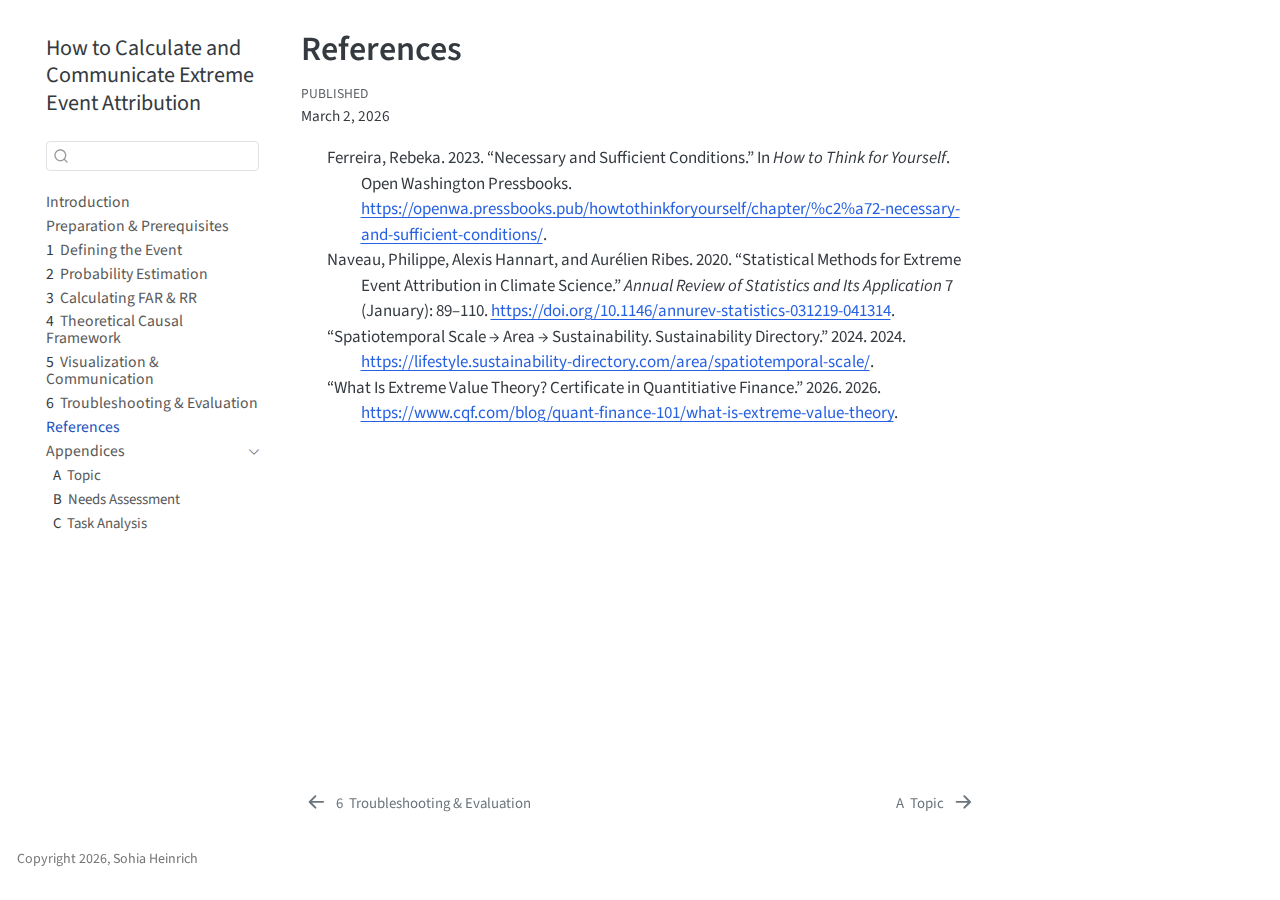
<file: docs/references.html>
<!DOCTYPE html>
<html xmlns="http://www.w3.org/1999/xhtml" lang="en" xml:lang="en"><head>

<meta charset="utf-8">
<meta name="generator" content="quarto-1.8.26">

<meta name="viewport" content="width=device-width, initial-scale=1.0, user-scalable=yes">

<meta name="dcterms.date" content="2026-03-02">

<title>References – How to Calculate and Communicate Extreme Event Attribution</title>
<style>
code{white-space: pre-wrap;}
span.smallcaps{font-variant: small-caps;}
div.columns{display: flex; gap: min(4vw, 1.5em);}
div.column{flex: auto; overflow-x: auto;}
div.hanging-indent{margin-left: 1.5em; text-indent: -1.5em;}
ul.task-list{list-style: none;}
ul.task-list li input[type="checkbox"] {
  width: 0.8em;
  margin: 0 0.8em 0.2em -1em; /* quarto-specific, see https://github.com/quarto-dev/quarto-cli/issues/4556 */ 
  vertical-align: middle;
}
/* CSS for citations */
div.csl-bib-body { }
div.csl-entry {
  clear: both;
}
.hanging-indent div.csl-entry {
  margin-left:2em;
  text-indent:-2em;
}
div.csl-left-margin {
  min-width:2em;
  float:left;
}
div.csl-right-inline {
  margin-left:2em;
  padding-left:1em;
}
div.csl-indent {
  margin-left: 2em;
}</style>


<script src="site_libs/quarto-nav/quarto-nav.js"></script>
<script src="site_libs/quarto-nav/headroom.min.js"></script>
<script src="site_libs/clipboard/clipboard.min.js"></script>
<script src="site_libs/quarto-search/autocomplete.umd.js"></script>
<script src="site_libs/quarto-search/fuse.min.js"></script>
<script src="site_libs/quarto-search/quarto-search.js"></script>
<meta name="quarto:offset" content="./">
<link href="./topic.html" rel="next">
<link href="./troubleshooting.html" rel="prev">
<script src="site_libs/quarto-html/quarto.js" type="module"></script>
<script src="site_libs/quarto-html/tabsets/tabsets.js" type="module"></script>
<script src="site_libs/quarto-html/axe/axe-check.js" type="module"></script>
<script src="site_libs/quarto-html/popper.min.js"></script>
<script src="site_libs/quarto-html/tippy.umd.min.js"></script>
<script src="site_libs/quarto-html/anchor.min.js"></script>
<link href="site_libs/quarto-html/tippy.css" rel="stylesheet">
<link href="site_libs/quarto-html/quarto-syntax-highlighting-d640c705e8c17715bca3574aa719063f.css" rel="stylesheet" id="quarto-text-highlighting-styles">
<script src="site_libs/bootstrap/bootstrap.min.js"></script>
<link href="site_libs/bootstrap/bootstrap-icons.css" rel="stylesheet">
<link href="site_libs/bootstrap/bootstrap-2235befa16e1d81c0b6f94b70b898050.min.css" rel="stylesheet" append-hash="true" id="quarto-bootstrap" data-mode="light">
<script id="quarto-search-options" type="application/json">{
  "location": "sidebar",
  "copy-button": false,
  "collapse-after": 3,
  "panel-placement": "start",
  "type": "textbox",
  "limit": 50,
  "keyboard-shortcut": [
    "f",
    "/",
    "s"
  ],
  "show-item-context": false,
  "language": {
    "search-no-results-text": "No results",
    "search-matching-documents-text": "matching documents",
    "search-copy-link-title": "Copy link to search",
    "search-hide-matches-text": "Hide additional matches",
    "search-more-match-text": "more match in this document",
    "search-more-matches-text": "more matches in this document",
    "search-clear-button-title": "Clear",
    "search-text-placeholder": "",
    "search-detached-cancel-button-title": "Cancel",
    "search-submit-button-title": "Submit",
    "search-label": "Search"
  }
}</script>


</head>

<body class="nav-sidebar floating quarto-light">

<div id="quarto-search-results"></div>
  <header id="quarto-header" class="headroom fixed-top">
  <nav class="quarto-secondary-nav">
    <div class="container-fluid d-flex">
      <button type="button" class="quarto-btn-toggle btn" data-bs-toggle="collapse" role="button" data-bs-target=".quarto-sidebar-collapse-item" aria-controls="quarto-sidebar" aria-expanded="false" aria-label="Toggle sidebar navigation" onclick="if (window.quartoToggleHeadroom) { window.quartoToggleHeadroom(); }">
        <i class="bi bi-layout-text-sidebar-reverse"></i>
      </button>
        <nav class="quarto-page-breadcrumbs" aria-label="breadcrumb"><ol class="breadcrumb"><li class="breadcrumb-item"><a href="./references.html">References</a></li></ol></nav>
        <a class="flex-grow-1" role="navigation" data-bs-toggle="collapse" data-bs-target=".quarto-sidebar-collapse-item" aria-controls="quarto-sidebar" aria-expanded="false" aria-label="Toggle sidebar navigation" onclick="if (window.quartoToggleHeadroom) { window.quartoToggleHeadroom(); }">      
        </a>
      <button type="button" class="btn quarto-search-button" aria-label="Search" onclick="window.quartoOpenSearch();">
        <i class="bi bi-search"></i>
      </button>
    </div>
  </nav>
</header>
<!-- content -->
<div id="quarto-content" class="quarto-container page-columns page-rows-contents page-layout-article">
<!-- sidebar -->
  <nav id="quarto-sidebar" class="sidebar collapse collapse-horizontal quarto-sidebar-collapse-item sidebar-navigation floating overflow-auto">
    <div class="pt-lg-2 mt-2 text-left sidebar-header">
    <div class="sidebar-title mb-0 py-0">
      <a href="./">How to Calculate and Communicate Extreme Event Attribution</a> 
    </div>
      </div>
        <div class="mt-2 flex-shrink-0 align-items-center">
        <div class="sidebar-search">
        <div id="quarto-search" class="" title="Search"></div>
        </div>
        </div>
    <div class="sidebar-menu-container"> 
    <ul class="list-unstyled mt-1">
        <li class="sidebar-item">
  <div class="sidebar-item-container"> 
  <a href="./index.html" class="sidebar-item-text sidebar-link">
 <span class="menu-text">Introduction</span></a>
  </div>
</li>
        <li class="sidebar-item">
  <div class="sidebar-item-container"> 
  <a href="./prep.html" class="sidebar-item-text sidebar-link">
 <span class="menu-text">Preparation &amp; Prerequisites</span></a>
  </div>
</li>
        <li class="sidebar-item">
  <div class="sidebar-item-container"> 
  <a href="./event.html" class="sidebar-item-text sidebar-link">
 <span class="menu-text"><span class="chapter-number">1</span>&nbsp; <span class="chapter-title">Defining the Event</span></span></a>
  </div>
</li>
        <li class="sidebar-item">
  <div class="sidebar-item-container"> 
  <a href="./estimation.html" class="sidebar-item-text sidebar-link">
 <span class="menu-text"><span class="chapter-number">2</span>&nbsp; <span class="chapter-title">Probability Estimation</span></span></a>
  </div>
</li>
        <li class="sidebar-item">
  <div class="sidebar-item-container"> 
  <a href="./calculation.html" class="sidebar-item-text sidebar-link">
 <span class="menu-text"><span class="chapter-number">3</span>&nbsp; <span class="chapter-title">Calculating FAR &amp; RR</span></span></a>
  </div>
</li>
        <li class="sidebar-item">
  <div class="sidebar-item-container"> 
  <a href="./theoretical.html" class="sidebar-item-text sidebar-link">
 <span class="menu-text"><span class="chapter-number">4</span>&nbsp; <span class="chapter-title">Theoretical Causal Framework</span></span></a>
  </div>
</li>
        <li class="sidebar-item">
  <div class="sidebar-item-container"> 
  <a href="./visuals.html" class="sidebar-item-text sidebar-link">
 <span class="menu-text"><span class="chapter-number">5</span>&nbsp; <span class="chapter-title">Visualization &amp; Communication</span></span></a>
  </div>
</li>
        <li class="sidebar-item">
  <div class="sidebar-item-container"> 
  <a href="./troubleshooting.html" class="sidebar-item-text sidebar-link">
 <span class="menu-text"><span class="chapter-number">6</span>&nbsp; <span class="chapter-title">Troubleshooting &amp; Evaluation</span></span></a>
  </div>
</li>
        <li class="sidebar-item">
  <div class="sidebar-item-container"> 
  <a href="./references.html" class="sidebar-item-text sidebar-link active">
 <span class="menu-text">References</span></a>
  </div>
</li>
        <li class="sidebar-item sidebar-item-section">
      <div class="sidebar-item-container"> 
            <a class="sidebar-item-text sidebar-link text-start" data-bs-toggle="collapse" data-bs-target="#quarto-sidebar-section-1" role="navigation" aria-expanded="true">
 <span class="menu-text">Appendices</span></a>
          <a class="sidebar-item-toggle text-start" data-bs-toggle="collapse" data-bs-target="#quarto-sidebar-section-1" role="navigation" aria-expanded="true" aria-label="Toggle section">
            <i class="bi bi-chevron-right ms-2"></i>
          </a> 
      </div>
      <ul id="quarto-sidebar-section-1" class="collapse list-unstyled sidebar-section depth1 show">  
          <li class="sidebar-item">
  <div class="sidebar-item-container"> 
  <a href="./topic.html" class="sidebar-item-text sidebar-link">
 <span class="menu-text"><span class="chapter-number">A</span>&nbsp; <span class="chapter-title">Topic</span></span></a>
  </div>
</li>
          <li class="sidebar-item">
  <div class="sidebar-item-container"> 
  <a href="./needs.html" class="sidebar-item-text sidebar-link">
 <span class="menu-text"><span class="chapter-number">B</span>&nbsp; <span class="chapter-title">Needs Assessment</span></span></a>
  </div>
</li>
          <li class="sidebar-item">
  <div class="sidebar-item-container"> 
  <a href="./task-analysis.html" class="sidebar-item-text sidebar-link">
 <span class="menu-text"><span class="chapter-number">C</span>&nbsp; <span class="chapter-title">Task Analysis</span></span></a>
  </div>
</li>
      </ul>
  </li>
    </ul>
    </div>
</nav>
<div id="quarto-sidebar-glass" class="quarto-sidebar-collapse-item" data-bs-toggle="collapse" data-bs-target=".quarto-sidebar-collapse-item"></div>
<!-- margin-sidebar -->
    <div id="quarto-margin-sidebar" class="sidebar margin-sidebar zindex-bottom">
        
    </div>
<!-- main -->
<main class="content" id="quarto-document-content">

<header id="title-block-header" class="quarto-title-block default">
<div class="quarto-title">
<h1 class="title">References</h1>
</div>



<div class="quarto-title-meta">

    
    <div>
    <div class="quarto-title-meta-heading">Published</div>
    <div class="quarto-title-meta-contents">
      <p class="date">March 2, 2026</p>
    </div>
  </div>
  
    
  </div>
  


</header>


<div id="refs" class="references csl-bib-body hanging-indent" data-entry-spacing="0" role="list">
<div id="ref-ferreira2NecessarySufficient2023" class="csl-entry" role="listitem">
Ferreira, Rebeka. 2023. <span>“Necessary and Sufficient
Conditions.”</span> In <em>How to Think for Yourself</em>. Open
Washington Pressbooks. <a href="https://openwa.pressbooks.pub/howtothinkforyourself/chapter/%c2%a72-necessary-and-sufficient-conditions/">https://openwa.pressbooks.pub/howtothinkforyourself/chapter/%c2%a72-necessary-and-sufficient-conditions/</a>.
</div>
<div id="ref-naveauStatisticalMethodsExtreme2020" class="csl-entry" role="listitem">
Naveau, Philippe, Alexis Hannart, and Aurélien Ribes. 2020.
<span>“Statistical Methods for Extreme Event Attribution in Climate
Science.”</span> <em>Annual Review of Statistics and Its
Application</em> 7 (January): 89–110. <a href="https://doi.org/10.1146/annurev-statistics-031219-041314">https://doi.org/10.1146/annurev-statistics-031219-041314</a>.
</div>
<div id="ref-SpatiotemporalScaleArea" class="csl-entry" role="listitem">
<span>“Spatiotemporal Scale → Area → Sustainability. Sustainability
Directory.”</span> 2024. 2024. <a href="https://lifestyle.sustainability-directory.com/area/spatiotemporal-scale/">https://lifestyle.sustainability-directory.com/area/spatiotemporal-scale/</a>.
</div>
<div id="ref-WhatExtremeValue" class="csl-entry" role="listitem">
<span>“What Is Extreme Value Theory? Certificate in Quantitiative
Finance.”</span> 2026. 2026. <a href="https://www.cqf.com/blog/quant-finance-101/what-is-extreme-value-theory">https://www.cqf.com/blog/quant-finance-101/what-is-extreme-value-theory</a>.
</div>
</div>



</main> <!-- /main -->
<script id="quarto-html-after-body" type="application/javascript">
  window.document.addEventListener("DOMContentLoaded", function (event) {
    const icon = "";
    const anchorJS = new window.AnchorJS();
    anchorJS.options = {
      placement: 'right',
      icon: icon
    };
    anchorJS.add('.anchored');
    const isCodeAnnotation = (el) => {
      for (const clz of el.classList) {
        if (clz.startsWith('code-annotation-')) {                     
          return true;
        }
      }
      return false;
    }
    const onCopySuccess = function(e) {
      // button target
      const button = e.trigger;
      // don't keep focus
      button.blur();
      // flash "checked"
      button.classList.add('code-copy-button-checked');
      var currentTitle = button.getAttribute("title");
      button.setAttribute("title", "Copied!");
      let tooltip;
      if (window.bootstrap) {
        button.setAttribute("data-bs-toggle", "tooltip");
        button.setAttribute("data-bs-placement", "left");
        button.setAttribute("data-bs-title", "Copied!");
        tooltip = new bootstrap.Tooltip(button, 
          { trigger: "manual", 
            customClass: "code-copy-button-tooltip",
            offset: [0, -8]});
        tooltip.show();    
      }
      setTimeout(function() {
        if (tooltip) {
          tooltip.hide();
          button.removeAttribute("data-bs-title");
          button.removeAttribute("data-bs-toggle");
          button.removeAttribute("data-bs-placement");
        }
        button.setAttribute("title", currentTitle);
        button.classList.remove('code-copy-button-checked');
      }, 1000);
      // clear code selection
      e.clearSelection();
    }
    const getTextToCopy = function(trigger) {
      const outerScaffold = trigger.parentElement.cloneNode(true);
      const codeEl = outerScaffold.querySelector('code');
      for (const childEl of codeEl.children) {
        if (isCodeAnnotation(childEl)) {
          childEl.remove();
        }
      }
      return codeEl.innerText;
    }
    const clipboard = new window.ClipboardJS('.code-copy-button:not([data-in-quarto-modal])', {
      text: getTextToCopy
    });
    clipboard.on('success', onCopySuccess);
    if (window.document.getElementById('quarto-embedded-source-code-modal')) {
      const clipboardModal = new window.ClipboardJS('.code-copy-button[data-in-quarto-modal]', {
        text: getTextToCopy,
        container: window.document.getElementById('quarto-embedded-source-code-modal')
      });
      clipboardModal.on('success', onCopySuccess);
    }
      var localhostRegex = new RegExp(/^(?:http|https):\/\/localhost\:?[0-9]*\//);
      var mailtoRegex = new RegExp(/^mailto:/);
        var filterRegex = new RegExp('/' + window.location.host + '/');
      var isInternal = (href) => {
          return filterRegex.test(href) || localhostRegex.test(href) || mailtoRegex.test(href);
      }
      // Inspect non-navigation links and adorn them if external
     var links = window.document.querySelectorAll('a[href]:not(.nav-link):not(.navbar-brand):not(.toc-action):not(.sidebar-link):not(.sidebar-item-toggle):not(.pagination-link):not(.no-external):not([aria-hidden]):not(.dropdown-item):not(.quarto-navigation-tool):not(.about-link)');
      for (var i=0; i<links.length; i++) {
        const link = links[i];
        if (!isInternal(link.href)) {
          // undo the damage that might have been done by quarto-nav.js in the case of
          // links that we want to consider external
          if (link.dataset.originalHref !== undefined) {
            link.href = link.dataset.originalHref;
          }
        }
      }
    function tippyHover(el, contentFn, onTriggerFn, onUntriggerFn) {
      const config = {
        allowHTML: true,
        maxWidth: 500,
        delay: 100,
        arrow: false,
        appendTo: function(el) {
            return el.parentElement;
        },
        interactive: true,
        interactiveBorder: 10,
        theme: 'quarto',
        placement: 'bottom-start',
      };
      if (contentFn) {
        config.content = contentFn;
      }
      if (onTriggerFn) {
        config.onTrigger = onTriggerFn;
      }
      if (onUntriggerFn) {
        config.onUntrigger = onUntriggerFn;
      }
      window.tippy(el, config); 
    }
    const noterefs = window.document.querySelectorAll('a[role="doc-noteref"]');
    for (var i=0; i<noterefs.length; i++) {
      const ref = noterefs[i];
      tippyHover(ref, function() {
        // use id or data attribute instead here
        let href = ref.getAttribute('data-footnote-href') || ref.getAttribute('href');
        try { href = new URL(href).hash; } catch {}
        const id = href.replace(/^#\/?/, "");
        const note = window.document.getElementById(id);
        if (note) {
          return note.innerHTML;
        } else {
          return "";
        }
      });
    }
    const xrefs = window.document.querySelectorAll('a.quarto-xref');
    const processXRef = (id, note) => {
      // Strip column container classes
      const stripColumnClz = (el) => {
        el.classList.remove("page-full", "page-columns");
        if (el.children) {
          for (const child of el.children) {
            stripColumnClz(child);
          }
        }
      }
      stripColumnClz(note)
      if (id === null || id.startsWith('sec-')) {
        // Special case sections, only their first couple elements
        const container = document.createElement("div");
        if (note.children && note.children.length > 2) {
          container.appendChild(note.children[0].cloneNode(true));
          for (let i = 1; i < note.children.length; i++) {
            const child = note.children[i];
            if (child.tagName === "P" && child.innerText === "") {
              continue;
            } else {
              container.appendChild(child.cloneNode(true));
              break;
            }
          }
          if (window.Quarto?.typesetMath) {
            window.Quarto.typesetMath(container);
          }
          return container.innerHTML
        } else {
          if (window.Quarto?.typesetMath) {
            window.Quarto.typesetMath(note);
          }
          return note.innerHTML;
        }
      } else {
        // Remove any anchor links if they are present
        const anchorLink = note.querySelector('a.anchorjs-link');
        if (anchorLink) {
          anchorLink.remove();
        }
        if (window.Quarto?.typesetMath) {
          window.Quarto.typesetMath(note);
        }
        if (note.classList.contains("callout")) {
          return note.outerHTML;
        } else {
          return note.innerHTML;
        }
      }
    }
    for (var i=0; i<xrefs.length; i++) {
      const xref = xrefs[i];
      tippyHover(xref, undefined, function(instance) {
        instance.disable();
        let url = xref.getAttribute('href');
        let hash = undefined; 
        if (url.startsWith('#')) {
          hash = url;
        } else {
          try { hash = new URL(url).hash; } catch {}
        }
        if (hash) {
          const id = hash.replace(/^#\/?/, "");
          const note = window.document.getElementById(id);
          if (note !== null) {
            try {
              const html = processXRef(id, note.cloneNode(true));
              instance.setContent(html);
            } finally {
              instance.enable();
              instance.show();
            }
          } else {
            // See if we can fetch this
            fetch(url.split('#')[0])
            .then(res => res.text())
            .then(html => {
              const parser = new DOMParser();
              const htmlDoc = parser.parseFromString(html, "text/html");
              const note = htmlDoc.getElementById(id);
              if (note !== null) {
                const html = processXRef(id, note);
                instance.setContent(html);
              } 
            }).finally(() => {
              instance.enable();
              instance.show();
            });
          }
        } else {
          // See if we can fetch a full url (with no hash to target)
          // This is a special case and we should probably do some content thinning / targeting
          fetch(url)
          .then(res => res.text())
          .then(html => {
            const parser = new DOMParser();
            const htmlDoc = parser.parseFromString(html, "text/html");
            const note = htmlDoc.querySelector('main.content');
            if (note !== null) {
              // This should only happen for chapter cross references
              // (since there is no id in the URL)
              // remove the first header
              if (note.children.length > 0 && note.children[0].tagName === "HEADER") {
                note.children[0].remove();
              }
              const html = processXRef(null, note);
              instance.setContent(html);
            } 
          }).finally(() => {
            instance.enable();
            instance.show();
          });
        }
      }, function(instance) {
      });
    }
        let selectedAnnoteEl;
        const selectorForAnnotation = ( cell, annotation) => {
          let cellAttr = 'data-code-cell="' + cell + '"';
          let lineAttr = 'data-code-annotation="' +  annotation + '"';
          const selector = 'span[' + cellAttr + '][' + lineAttr + ']';
          return selector;
        }
        const selectCodeLines = (annoteEl) => {
          const doc = window.document;
          const targetCell = annoteEl.getAttribute("data-target-cell");
          const targetAnnotation = annoteEl.getAttribute("data-target-annotation");
          const annoteSpan = window.document.querySelector(selectorForAnnotation(targetCell, targetAnnotation));
          const lines = annoteSpan.getAttribute("data-code-lines").split(",");
          const lineIds = lines.map((line) => {
            return targetCell + "-" + line;
          })
          let top = null;
          let height = null;
          let parent = null;
          if (lineIds.length > 0) {
              //compute the position of the single el (top and bottom and make a div)
              const el = window.document.getElementById(lineIds[0]);
              top = el.offsetTop;
              height = el.offsetHeight;
              parent = el.parentElement.parentElement;
            if (lineIds.length > 1) {
              const lastEl = window.document.getElementById(lineIds[lineIds.length - 1]);
              const bottom = lastEl.offsetTop + lastEl.offsetHeight;
              height = bottom - top;
            }
            if (top !== null && height !== null && parent !== null) {
              // cook up a div (if necessary) and position it 
              let div = window.document.getElementById("code-annotation-line-highlight");
              if (div === null) {
                div = window.document.createElement("div");
                div.setAttribute("id", "code-annotation-line-highlight");
                div.style.position = 'absolute';
                parent.appendChild(div);
              }
              div.style.top = top - 2 + "px";
              div.style.height = height + 4 + "px";
              div.style.left = 0;
              let gutterDiv = window.document.getElementById("code-annotation-line-highlight-gutter");
              if (gutterDiv === null) {
                gutterDiv = window.document.createElement("div");
                gutterDiv.setAttribute("id", "code-annotation-line-highlight-gutter");
                gutterDiv.style.position = 'absolute';
                const codeCell = window.document.getElementById(targetCell);
                const gutter = codeCell.querySelector('.code-annotation-gutter');
                gutter.appendChild(gutterDiv);
              }
              gutterDiv.style.top = top - 2 + "px";
              gutterDiv.style.height = height + 4 + "px";
            }
            selectedAnnoteEl = annoteEl;
          }
        };
        const unselectCodeLines = () => {
          const elementsIds = ["code-annotation-line-highlight", "code-annotation-line-highlight-gutter"];
          elementsIds.forEach((elId) => {
            const div = window.document.getElementById(elId);
            if (div) {
              div.remove();
            }
          });
          selectedAnnoteEl = undefined;
        };
          // Handle positioning of the toggle
      window.addEventListener(
        "resize",
        throttle(() => {
          elRect = undefined;
          if (selectedAnnoteEl) {
            selectCodeLines(selectedAnnoteEl);
          }
        }, 10)
      );
      function throttle(fn, ms) {
      let throttle = false;
      let timer;
        return (...args) => {
          if(!throttle) { // first call gets through
              fn.apply(this, args);
              throttle = true;
          } else { // all the others get throttled
              if(timer) clearTimeout(timer); // cancel #2
              timer = setTimeout(() => {
                fn.apply(this, args);
                timer = throttle = false;
              }, ms);
          }
        };
      }
        // Attach click handler to the DT
        const annoteDls = window.document.querySelectorAll('dt[data-target-cell]');
        for (const annoteDlNode of annoteDls) {
          annoteDlNode.addEventListener('click', (event) => {
            const clickedEl = event.target;
            if (clickedEl !== selectedAnnoteEl) {
              unselectCodeLines();
              const activeEl = window.document.querySelector('dt[data-target-cell].code-annotation-active');
              if (activeEl) {
                activeEl.classList.remove('code-annotation-active');
              }
              selectCodeLines(clickedEl);
              clickedEl.classList.add('code-annotation-active');
            } else {
              // Unselect the line
              unselectCodeLines();
              clickedEl.classList.remove('code-annotation-active');
            }
          });
        }
    const findCites = (el) => {
      const parentEl = el.parentElement;
      if (parentEl) {
        const cites = parentEl.dataset.cites;
        if (cites) {
          return {
            el,
            cites: cites.split(' ')
          };
        } else {
          return findCites(el.parentElement)
        }
      } else {
        return undefined;
      }
    };
    var bibliorefs = window.document.querySelectorAll('a[role="doc-biblioref"]');
    for (var i=0; i<bibliorefs.length; i++) {
      const ref = bibliorefs[i];
      const citeInfo = findCites(ref);
      if (citeInfo) {
        tippyHover(citeInfo.el, function() {
          var popup = window.document.createElement('div');
          citeInfo.cites.forEach(function(cite) {
            var citeDiv = window.document.createElement('div');
            citeDiv.classList.add('hanging-indent');
            citeDiv.classList.add('csl-entry');
            var biblioDiv = window.document.getElementById('ref-' + cite);
            if (biblioDiv) {
              citeDiv.innerHTML = biblioDiv.innerHTML;
            }
            popup.appendChild(citeDiv);
          });
          return popup.innerHTML;
        });
      }
    }
  });
  </script>
<nav class="page-navigation">
  <div class="nav-page nav-page-previous">
      <a href="./troubleshooting.html" class="pagination-link" aria-label="Troubleshooting &amp; Evaluation">
        <i class="bi bi-arrow-left-short"></i> <span class="nav-page-text"><span class="chapter-number">6</span>&nbsp; <span class="chapter-title">Troubleshooting &amp; Evaluation</span></span>
      </a>          
  </div>
  <div class="nav-page nav-page-next">
      <a href="./topic.html" class="pagination-link" aria-label="Topic">
        <span class="nav-page-text"><span class="chapter-number">A</span>&nbsp; <span class="chapter-title">Topic</span></span> <i class="bi bi-arrow-right-short"></i>
      </a>
  </div>
</nav>
</div> <!-- /content -->
<footer class="footer">
  <div class="nav-footer">
    <div class="nav-footer-left">
<p>Copyright 2026, Sohia Heinrich</p>
</div>   
    <div class="nav-footer-center">
      &nbsp;
    </div>
    <div class="nav-footer-right">
      &nbsp;
    </div>
  </div>
</footer>




</body></html>
</file>
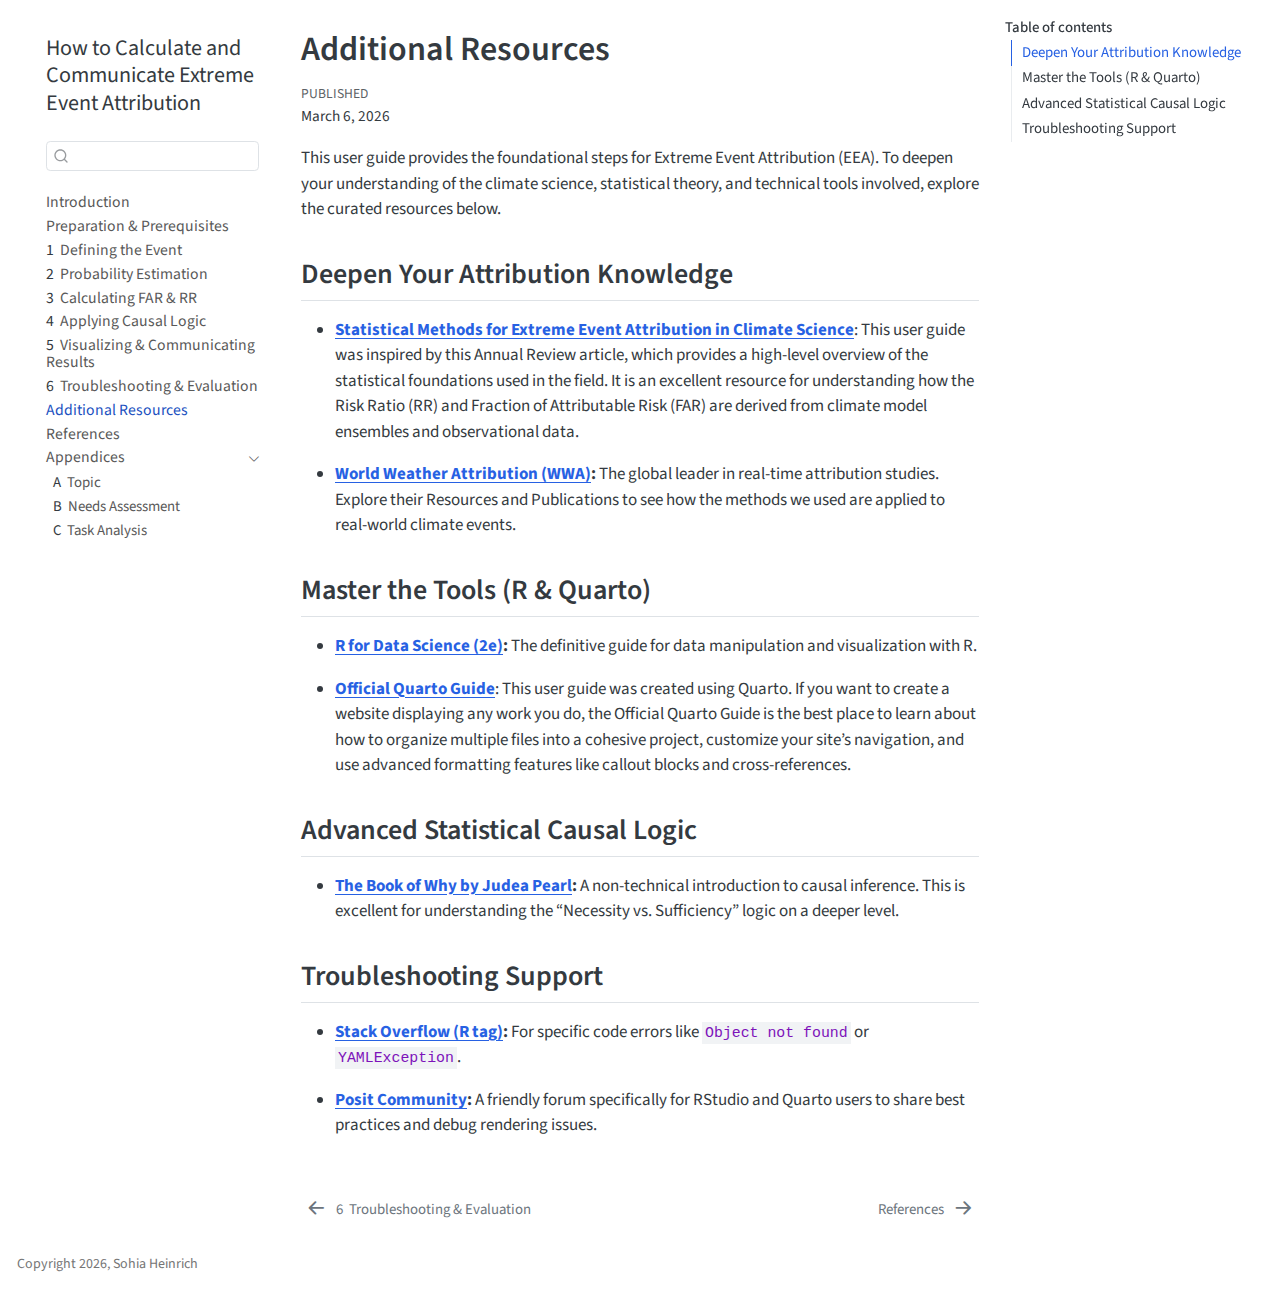
<file: docs/resources.html>
<!DOCTYPE html>
<html xmlns="http://www.w3.org/1999/xhtml" lang="en" xml:lang="en"><head>

<meta charset="utf-8">
<meta name="generator" content="quarto-1.8.26">

<meta name="viewport" content="width=device-width, initial-scale=1.0, user-scalable=yes">

<meta name="dcterms.date" content="2026-03-06">

<title>Additional Resources – How to Calculate and Communicate Extreme Event Attribution</title>
<style>
code{white-space: pre-wrap;}
span.smallcaps{font-variant: small-caps;}
div.columns{display: flex; gap: min(4vw, 1.5em);}
div.column{flex: auto; overflow-x: auto;}
div.hanging-indent{margin-left: 1.5em; text-indent: -1.5em;}
ul.task-list{list-style: none;}
ul.task-list li input[type="checkbox"] {
  width: 0.8em;
  margin: 0 0.8em 0.2em -1em; /* quarto-specific, see https://github.com/quarto-dev/quarto-cli/issues/4556 */ 
  vertical-align: middle;
}
</style>


<script src="site_libs/quarto-nav/quarto-nav.js"></script>
<script src="site_libs/quarto-nav/headroom.min.js"></script>
<script src="site_libs/clipboard/clipboard.min.js"></script>
<script src="site_libs/quarto-search/autocomplete.umd.js"></script>
<script src="site_libs/quarto-search/fuse.min.js"></script>
<script src="site_libs/quarto-search/quarto-search.js"></script>
<meta name="quarto:offset" content="./">
<link href="./references.html" rel="next">
<link href="./troubleshooting.html" rel="prev">
<script src="site_libs/quarto-html/quarto.js" type="module"></script>
<script src="site_libs/quarto-html/tabsets/tabsets.js" type="module"></script>
<script src="site_libs/quarto-html/axe/axe-check.js" type="module"></script>
<script src="site_libs/quarto-html/popper.min.js"></script>
<script src="site_libs/quarto-html/tippy.umd.min.js"></script>
<script src="site_libs/quarto-html/anchor.min.js"></script>
<link href="site_libs/quarto-html/tippy.css" rel="stylesheet">
<link href="site_libs/quarto-html/quarto-syntax-highlighting-d640c705e8c17715bca3574aa719063f.css" rel="stylesheet" id="quarto-text-highlighting-styles">
<script src="site_libs/bootstrap/bootstrap.min.js"></script>
<link href="site_libs/bootstrap/bootstrap-icons.css" rel="stylesheet">
<link href="site_libs/bootstrap/bootstrap-2235befa16e1d81c0b6f94b70b898050.min.css" rel="stylesheet" append-hash="true" id="quarto-bootstrap" data-mode="light">
<script id="quarto-search-options" type="application/json">{
  "location": "sidebar",
  "copy-button": false,
  "collapse-after": 3,
  "panel-placement": "start",
  "type": "textbox",
  "limit": 50,
  "keyboard-shortcut": [
    "f",
    "/",
    "s"
  ],
  "show-item-context": false,
  "language": {
    "search-no-results-text": "No results",
    "search-matching-documents-text": "matching documents",
    "search-copy-link-title": "Copy link to search",
    "search-hide-matches-text": "Hide additional matches",
    "search-more-match-text": "more match in this document",
    "search-more-matches-text": "more matches in this document",
    "search-clear-button-title": "Clear",
    "search-text-placeholder": "",
    "search-detached-cancel-button-title": "Cancel",
    "search-submit-button-title": "Submit",
    "search-label": "Search"
  }
}</script>


</head>

<body class="nav-sidebar floating quarto-light">

<div id="quarto-search-results"></div>
  <header id="quarto-header" class="headroom fixed-top">
  <nav class="quarto-secondary-nav">
    <div class="container-fluid d-flex">
      <button type="button" class="quarto-btn-toggle btn" data-bs-toggle="collapse" role="button" data-bs-target=".quarto-sidebar-collapse-item" aria-controls="quarto-sidebar" aria-expanded="false" aria-label="Toggle sidebar navigation" onclick="if (window.quartoToggleHeadroom) { window.quartoToggleHeadroom(); }">
        <i class="bi bi-layout-text-sidebar-reverse"></i>
      </button>
        <nav class="quarto-page-breadcrumbs" aria-label="breadcrumb"><ol class="breadcrumb"><li class="breadcrumb-item"><a href="./resources.html">Additional Resources</a></li></ol></nav>
        <a class="flex-grow-1" role="navigation" data-bs-toggle="collapse" data-bs-target=".quarto-sidebar-collapse-item" aria-controls="quarto-sidebar" aria-expanded="false" aria-label="Toggle sidebar navigation" onclick="if (window.quartoToggleHeadroom) { window.quartoToggleHeadroom(); }">      
        </a>
      <button type="button" class="btn quarto-search-button" aria-label="Search" onclick="window.quartoOpenSearch();">
        <i class="bi bi-search"></i>
      </button>
    </div>
  </nav>
</header>
<!-- content -->
<div id="quarto-content" class="quarto-container page-columns page-rows-contents page-layout-article">
<!-- sidebar -->
  <nav id="quarto-sidebar" class="sidebar collapse collapse-horizontal quarto-sidebar-collapse-item sidebar-navigation floating overflow-auto">
    <div class="pt-lg-2 mt-2 text-left sidebar-header">
    <div class="sidebar-title mb-0 py-0">
      <a href="./">How to Calculate and Communicate Extreme Event Attribution</a> 
    </div>
      </div>
        <div class="mt-2 flex-shrink-0 align-items-center">
        <div class="sidebar-search">
        <div id="quarto-search" class="" title="Search"></div>
        </div>
        </div>
    <div class="sidebar-menu-container"> 
    <ul class="list-unstyled mt-1">
        <li class="sidebar-item">
  <div class="sidebar-item-container"> 
  <a href="./index.html" class="sidebar-item-text sidebar-link">
 <span class="menu-text">Introduction</span></a>
  </div>
</li>
        <li class="sidebar-item">
  <div class="sidebar-item-container"> 
  <a href="./prep.html" class="sidebar-item-text sidebar-link">
 <span class="menu-text">Preparation &amp; Prerequisites</span></a>
  </div>
</li>
        <li class="sidebar-item">
  <div class="sidebar-item-container"> 
  <a href="./event.html" class="sidebar-item-text sidebar-link">
 <span class="menu-text"><span class="chapter-number">1</span>&nbsp; <span class="chapter-title">Defining the Event</span></span></a>
  </div>
</li>
        <li class="sidebar-item">
  <div class="sidebar-item-container"> 
  <a href="./estimation.html" class="sidebar-item-text sidebar-link">
 <span class="menu-text"><span class="chapter-number">2</span>&nbsp; <span class="chapter-title">Probability Estimation</span></span></a>
  </div>
</li>
        <li class="sidebar-item">
  <div class="sidebar-item-container"> 
  <a href="./calculation.html" class="sidebar-item-text sidebar-link">
 <span class="menu-text"><span class="chapter-number">3</span>&nbsp; <span class="chapter-title">Calculating FAR &amp; RR</span></span></a>
  </div>
</li>
        <li class="sidebar-item">
  <div class="sidebar-item-container"> 
  <a href="./theoretical.html" class="sidebar-item-text sidebar-link">
 <span class="menu-text"><span class="chapter-number">4</span>&nbsp; <span class="chapter-title">Applying Causal Logic</span></span></a>
  </div>
</li>
        <li class="sidebar-item">
  <div class="sidebar-item-container"> 
  <a href="./visuals.html" class="sidebar-item-text sidebar-link">
 <span class="menu-text"><span class="chapter-number">5</span>&nbsp; <span class="chapter-title">Visualizing &amp; Communicating Results</span></span></a>
  </div>
</li>
        <li class="sidebar-item">
  <div class="sidebar-item-container"> 
  <a href="./troubleshooting.html" class="sidebar-item-text sidebar-link">
 <span class="menu-text"><span class="chapter-number">6</span>&nbsp; <span class="chapter-title">Troubleshooting &amp; Evaluation</span></span></a>
  </div>
</li>
        <li class="sidebar-item">
  <div class="sidebar-item-container"> 
  <a href="./resources.html" class="sidebar-item-text sidebar-link active">
 <span class="menu-text">Additional Resources</span></a>
  </div>
</li>
        <li class="sidebar-item">
  <div class="sidebar-item-container"> 
  <a href="./references.html" class="sidebar-item-text sidebar-link">
 <span class="menu-text">References</span></a>
  </div>
</li>
        <li class="sidebar-item sidebar-item-section">
      <div class="sidebar-item-container"> 
            <a class="sidebar-item-text sidebar-link text-start" data-bs-toggle="collapse" data-bs-target="#quarto-sidebar-section-1" role="navigation" aria-expanded="true">
 <span class="menu-text">Appendices</span></a>
          <a class="sidebar-item-toggle text-start" data-bs-toggle="collapse" data-bs-target="#quarto-sidebar-section-1" role="navigation" aria-expanded="true" aria-label="Toggle section">
            <i class="bi bi-chevron-right ms-2"></i>
          </a> 
      </div>
      <ul id="quarto-sidebar-section-1" class="collapse list-unstyled sidebar-section depth1 show">  
          <li class="sidebar-item">
  <div class="sidebar-item-container"> 
  <a href="./topic.html" class="sidebar-item-text sidebar-link">
 <span class="menu-text"><span class="chapter-number">A</span>&nbsp; <span class="chapter-title">Topic</span></span></a>
  </div>
</li>
          <li class="sidebar-item">
  <div class="sidebar-item-container"> 
  <a href="./needs.html" class="sidebar-item-text sidebar-link">
 <span class="menu-text"><span class="chapter-number">B</span>&nbsp; <span class="chapter-title">Needs Assessment</span></span></a>
  </div>
</li>
          <li class="sidebar-item">
  <div class="sidebar-item-container"> 
  <a href="./task-analysis.html" class="sidebar-item-text sidebar-link">
 <span class="menu-text"><span class="chapter-number">C</span>&nbsp; <span class="chapter-title">Task Analysis</span></span></a>
  </div>
</li>
      </ul>
  </li>
    </ul>
    </div>
</nav>
<div id="quarto-sidebar-glass" class="quarto-sidebar-collapse-item" data-bs-toggle="collapse" data-bs-target=".quarto-sidebar-collapse-item"></div>
<!-- margin-sidebar -->
    <div id="quarto-margin-sidebar" class="sidebar margin-sidebar">
        <nav id="TOC" role="doc-toc" class="toc-active">
    <h2 id="toc-title">Table of contents</h2>
   
  <ul>
  <li><a href="#deepen-your-attribution-knowledge" id="toc-deepen-your-attribution-knowledge" class="nav-link active" data-scroll-target="#deepen-your-attribution-knowledge">Deepen Your Attribution Knowledge</a></li>
  <li><a href="#master-the-tools-r-quarto" id="toc-master-the-tools-r-quarto" class="nav-link" data-scroll-target="#master-the-tools-r-quarto">Master the Tools (R &amp; Quarto)</a></li>
  <li><a href="#advanced-statistical-causal-logic" id="toc-advanced-statistical-causal-logic" class="nav-link" data-scroll-target="#advanced-statistical-causal-logic">Advanced Statistical Causal Logic</a></li>
  <li><a href="#troubleshooting-support" id="toc-troubleshooting-support" class="nav-link" data-scroll-target="#troubleshooting-support">Troubleshooting Support</a></li>
  </ul>
</nav>
    </div>
<!-- main -->
<main class="content" id="quarto-document-content">

<header id="title-block-header" class="quarto-title-block default">
<div class="quarto-title">
<h1 class="title">Additional Resources</h1>
</div>



<div class="quarto-title-meta">

    
    <div>
    <div class="quarto-title-meta-heading">Published</div>
    <div class="quarto-title-meta-contents">
      <p class="date">March 6, 2026</p>
    </div>
  </div>
  
    
  </div>
  


</header>


<p>This user guide provides the foundational steps for Extreme Event Attribution (EEA). To deepen your understanding of the climate science, statistical theory, and technical tools involved, explore the curated resources below.</p>
<section id="deepen-your-attribution-knowledge" class="level2">
<h2 class="anchored" data-anchor-id="deepen-your-attribution-knowledge">Deepen Your Attribution Knowledge</h2>
<ul>
<li><p><a href="https://www.annualreviews.org/doi/abs/10.1146/annurev-statistics-042720-125902"><strong>Statistical Methods for Extreme Event Attribution in Climate Science</strong></a>: This user guide was inspired by this Annual Review article, which provides a high-level overview of the statistical foundations used in the field. It is an excellent resource for understanding how the Risk Ratio (RR) and Fraction of Attributable Risk (FAR) are derived from climate model ensembles and observational data.</p></li>
<li><p><a href="https://www.worldweatherattribution.org/"><strong>World Weather Attribution (WWA)</strong></a><strong>:</strong> The global leader in real-time attribution studies. Explore their Resources and Publications to see how the methods we used are applied to real-world climate events.</p></li>
</ul>
</section>
<section id="master-the-tools-r-quarto" class="level2">
<h2 class="anchored" data-anchor-id="master-the-tools-r-quarto">Master the Tools (R &amp; Quarto)</h2>
<ul>
<li><p><a href="https://r4ds.hadley.nz/"><strong>R for Data Science (2e)</strong></a><strong>:</strong> The definitive guide for data manipulation and visualization with R.</p></li>
<li><p><a href="https://quarto.org/docs/guide/"><strong>Official Quarto Guide</strong></a>: This user guide was created using Quarto. If you want to create a website displaying any work you do, the Official Quarto Guide is the best place to learn about how to organize multiple files into a cohesive project, customize your site’s navigation, and use advanced formatting features like callout blocks and cross-references.</p></li>
</ul>
</section>
<section id="advanced-statistical-causal-logic" class="level2">
<h2 class="anchored" data-anchor-id="advanced-statistical-causal-logic">Advanced Statistical Causal Logic</h2>
<ul>
<li><a href="https://www.amazon.com/Book-Why-Science-Cause-Effect/dp/1541698967"><strong>The Book of Why by Judea Pearl</strong></a><strong>:</strong> A non-technical introduction to causal inference. This is excellent for understanding the “Necessity vs.&nbsp;Sufficiency” logic on a deeper level.</li>
</ul>
</section>
<section id="troubleshooting-support" class="level2">
<h2 class="anchored" data-anchor-id="troubleshooting-support">Troubleshooting Support</h2>
<ul>
<li><p><a href="https://stackoverflow.com/collectives/r-language"><strong>Stack Overflow (R tag)</strong></a><strong>:</strong> For specific code errors like <code>Object not found</code> or <code>YAMLException</code>.</p></li>
<li><p><a href="https://forum.posit.co/"><strong>Posit Community</strong></a><strong>:</strong> A friendly forum specifically for RStudio and Quarto users to share best practices and debug rendering issues.</p></li>
</ul>


</section>

</main> <!-- /main -->
<script id="quarto-html-after-body" type="application/javascript">
  window.document.addEventListener("DOMContentLoaded", function (event) {
    const icon = "";
    const anchorJS = new window.AnchorJS();
    anchorJS.options = {
      placement: 'right',
      icon: icon
    };
    anchorJS.add('.anchored');
    const isCodeAnnotation = (el) => {
      for (const clz of el.classList) {
        if (clz.startsWith('code-annotation-')) {                     
          return true;
        }
      }
      return false;
    }
    const onCopySuccess = function(e) {
      // button target
      const button = e.trigger;
      // don't keep focus
      button.blur();
      // flash "checked"
      button.classList.add('code-copy-button-checked');
      var currentTitle = button.getAttribute("title");
      button.setAttribute("title", "Copied!");
      let tooltip;
      if (window.bootstrap) {
        button.setAttribute("data-bs-toggle", "tooltip");
        button.setAttribute("data-bs-placement", "left");
        button.setAttribute("data-bs-title", "Copied!");
        tooltip = new bootstrap.Tooltip(button, 
          { trigger: "manual", 
            customClass: "code-copy-button-tooltip",
            offset: [0, -8]});
        tooltip.show();    
      }
      setTimeout(function() {
        if (tooltip) {
          tooltip.hide();
          button.removeAttribute("data-bs-title");
          button.removeAttribute("data-bs-toggle");
          button.removeAttribute("data-bs-placement");
        }
        button.setAttribute("title", currentTitle);
        button.classList.remove('code-copy-button-checked');
      }, 1000);
      // clear code selection
      e.clearSelection();
    }
    const getTextToCopy = function(trigger) {
      const outerScaffold = trigger.parentElement.cloneNode(true);
      const codeEl = outerScaffold.querySelector('code');
      for (const childEl of codeEl.children) {
        if (isCodeAnnotation(childEl)) {
          childEl.remove();
        }
      }
      return codeEl.innerText;
    }
    const clipboard = new window.ClipboardJS('.code-copy-button:not([data-in-quarto-modal])', {
      text: getTextToCopy
    });
    clipboard.on('success', onCopySuccess);
    if (window.document.getElementById('quarto-embedded-source-code-modal')) {
      const clipboardModal = new window.ClipboardJS('.code-copy-button[data-in-quarto-modal]', {
        text: getTextToCopy,
        container: window.document.getElementById('quarto-embedded-source-code-modal')
      });
      clipboardModal.on('success', onCopySuccess);
    }
      var localhostRegex = new RegExp(/^(?:http|https):\/\/localhost\:?[0-9]*\//);
      var mailtoRegex = new RegExp(/^mailto:/);
        var filterRegex = new RegExp('/' + window.location.host + '/');
      var isInternal = (href) => {
          return filterRegex.test(href) || localhostRegex.test(href) || mailtoRegex.test(href);
      }
      // Inspect non-navigation links and adorn them if external
     var links = window.document.querySelectorAll('a[href]:not(.nav-link):not(.navbar-brand):not(.toc-action):not(.sidebar-link):not(.sidebar-item-toggle):not(.pagination-link):not(.no-external):not([aria-hidden]):not(.dropdown-item):not(.quarto-navigation-tool):not(.about-link)');
      for (var i=0; i<links.length; i++) {
        const link = links[i];
        if (!isInternal(link.href)) {
          // undo the damage that might have been done by quarto-nav.js in the case of
          // links that we want to consider external
          if (link.dataset.originalHref !== undefined) {
            link.href = link.dataset.originalHref;
          }
        }
      }
    function tippyHover(el, contentFn, onTriggerFn, onUntriggerFn) {
      const config = {
        allowHTML: true,
        maxWidth: 500,
        delay: 100,
        arrow: false,
        appendTo: function(el) {
            return el.parentElement;
        },
        interactive: true,
        interactiveBorder: 10,
        theme: 'quarto',
        placement: 'bottom-start',
      };
      if (contentFn) {
        config.content = contentFn;
      }
      if (onTriggerFn) {
        config.onTrigger = onTriggerFn;
      }
      if (onUntriggerFn) {
        config.onUntrigger = onUntriggerFn;
      }
      window.tippy(el, config); 
    }
    const noterefs = window.document.querySelectorAll('a[role="doc-noteref"]');
    for (var i=0; i<noterefs.length; i++) {
      const ref = noterefs[i];
      tippyHover(ref, function() {
        // use id or data attribute instead here
        let href = ref.getAttribute('data-footnote-href') || ref.getAttribute('href');
        try { href = new URL(href).hash; } catch {}
        const id = href.replace(/^#\/?/, "");
        const note = window.document.getElementById(id);
        if (note) {
          return note.innerHTML;
        } else {
          return "";
        }
      });
    }
    const xrefs = window.document.querySelectorAll('a.quarto-xref');
    const processXRef = (id, note) => {
      // Strip column container classes
      const stripColumnClz = (el) => {
        el.classList.remove("page-full", "page-columns");
        if (el.children) {
          for (const child of el.children) {
            stripColumnClz(child);
          }
        }
      }
      stripColumnClz(note)
      if (id === null || id.startsWith('sec-')) {
        // Special case sections, only their first couple elements
        const container = document.createElement("div");
        if (note.children && note.children.length > 2) {
          container.appendChild(note.children[0].cloneNode(true));
          for (let i = 1; i < note.children.length; i++) {
            const child = note.children[i];
            if (child.tagName === "P" && child.innerText === "") {
              continue;
            } else {
              container.appendChild(child.cloneNode(true));
              break;
            }
          }
          if (window.Quarto?.typesetMath) {
            window.Quarto.typesetMath(container);
          }
          return container.innerHTML
        } else {
          if (window.Quarto?.typesetMath) {
            window.Quarto.typesetMath(note);
          }
          return note.innerHTML;
        }
      } else {
        // Remove any anchor links if they are present
        const anchorLink = note.querySelector('a.anchorjs-link');
        if (anchorLink) {
          anchorLink.remove();
        }
        if (window.Quarto?.typesetMath) {
          window.Quarto.typesetMath(note);
        }
        if (note.classList.contains("callout")) {
          return note.outerHTML;
        } else {
          return note.innerHTML;
        }
      }
    }
    for (var i=0; i<xrefs.length; i++) {
      const xref = xrefs[i];
      tippyHover(xref, undefined, function(instance) {
        instance.disable();
        let url = xref.getAttribute('href');
        let hash = undefined; 
        if (url.startsWith('#')) {
          hash = url;
        } else {
          try { hash = new URL(url).hash; } catch {}
        }
        if (hash) {
          const id = hash.replace(/^#\/?/, "");
          const note = window.document.getElementById(id);
          if (note !== null) {
            try {
              const html = processXRef(id, note.cloneNode(true));
              instance.setContent(html);
            } finally {
              instance.enable();
              instance.show();
            }
          } else {
            // See if we can fetch this
            fetch(url.split('#')[0])
            .then(res => res.text())
            .then(html => {
              const parser = new DOMParser();
              const htmlDoc = parser.parseFromString(html, "text/html");
              const note = htmlDoc.getElementById(id);
              if (note !== null) {
                const html = processXRef(id, note);
                instance.setContent(html);
              } 
            }).finally(() => {
              instance.enable();
              instance.show();
            });
          }
        } else {
          // See if we can fetch a full url (with no hash to target)
          // This is a special case and we should probably do some content thinning / targeting
          fetch(url)
          .then(res => res.text())
          .then(html => {
            const parser = new DOMParser();
            const htmlDoc = parser.parseFromString(html, "text/html");
            const note = htmlDoc.querySelector('main.content');
            if (note !== null) {
              // This should only happen for chapter cross references
              // (since there is no id in the URL)
              // remove the first header
              if (note.children.length > 0 && note.children[0].tagName === "HEADER") {
                note.children[0].remove();
              }
              const html = processXRef(null, note);
              instance.setContent(html);
            } 
          }).finally(() => {
            instance.enable();
            instance.show();
          });
        }
      }, function(instance) {
      });
    }
        let selectedAnnoteEl;
        const selectorForAnnotation = ( cell, annotation) => {
          let cellAttr = 'data-code-cell="' + cell + '"';
          let lineAttr = 'data-code-annotation="' +  annotation + '"';
          const selector = 'span[' + cellAttr + '][' + lineAttr + ']';
          return selector;
        }
        const selectCodeLines = (annoteEl) => {
          const doc = window.document;
          const targetCell = annoteEl.getAttribute("data-target-cell");
          const targetAnnotation = annoteEl.getAttribute("data-target-annotation");
          const annoteSpan = window.document.querySelector(selectorForAnnotation(targetCell, targetAnnotation));
          const lines = annoteSpan.getAttribute("data-code-lines").split(",");
          const lineIds = lines.map((line) => {
            return targetCell + "-" + line;
          })
          let top = null;
          let height = null;
          let parent = null;
          if (lineIds.length > 0) {
              //compute the position of the single el (top and bottom and make a div)
              const el = window.document.getElementById(lineIds[0]);
              top = el.offsetTop;
              height = el.offsetHeight;
              parent = el.parentElement.parentElement;
            if (lineIds.length > 1) {
              const lastEl = window.document.getElementById(lineIds[lineIds.length - 1]);
              const bottom = lastEl.offsetTop + lastEl.offsetHeight;
              height = bottom - top;
            }
            if (top !== null && height !== null && parent !== null) {
              // cook up a div (if necessary) and position it 
              let div = window.document.getElementById("code-annotation-line-highlight");
              if (div === null) {
                div = window.document.createElement("div");
                div.setAttribute("id", "code-annotation-line-highlight");
                div.style.position = 'absolute';
                parent.appendChild(div);
              }
              div.style.top = top - 2 + "px";
              div.style.height = height + 4 + "px";
              div.style.left = 0;
              let gutterDiv = window.document.getElementById("code-annotation-line-highlight-gutter");
              if (gutterDiv === null) {
                gutterDiv = window.document.createElement("div");
                gutterDiv.setAttribute("id", "code-annotation-line-highlight-gutter");
                gutterDiv.style.position = 'absolute';
                const codeCell = window.document.getElementById(targetCell);
                const gutter = codeCell.querySelector('.code-annotation-gutter');
                gutter.appendChild(gutterDiv);
              }
              gutterDiv.style.top = top - 2 + "px";
              gutterDiv.style.height = height + 4 + "px";
            }
            selectedAnnoteEl = annoteEl;
          }
        };
        const unselectCodeLines = () => {
          const elementsIds = ["code-annotation-line-highlight", "code-annotation-line-highlight-gutter"];
          elementsIds.forEach((elId) => {
            const div = window.document.getElementById(elId);
            if (div) {
              div.remove();
            }
          });
          selectedAnnoteEl = undefined;
        };
          // Handle positioning of the toggle
      window.addEventListener(
        "resize",
        throttle(() => {
          elRect = undefined;
          if (selectedAnnoteEl) {
            selectCodeLines(selectedAnnoteEl);
          }
        }, 10)
      );
      function throttle(fn, ms) {
      let throttle = false;
      let timer;
        return (...args) => {
          if(!throttle) { // first call gets through
              fn.apply(this, args);
              throttle = true;
          } else { // all the others get throttled
              if(timer) clearTimeout(timer); // cancel #2
              timer = setTimeout(() => {
                fn.apply(this, args);
                timer = throttle = false;
              }, ms);
          }
        };
      }
        // Attach click handler to the DT
        const annoteDls = window.document.querySelectorAll('dt[data-target-cell]');
        for (const annoteDlNode of annoteDls) {
          annoteDlNode.addEventListener('click', (event) => {
            const clickedEl = event.target;
            if (clickedEl !== selectedAnnoteEl) {
              unselectCodeLines();
              const activeEl = window.document.querySelector('dt[data-target-cell].code-annotation-active');
              if (activeEl) {
                activeEl.classList.remove('code-annotation-active');
              }
              selectCodeLines(clickedEl);
              clickedEl.classList.add('code-annotation-active');
            } else {
              // Unselect the line
              unselectCodeLines();
              clickedEl.classList.remove('code-annotation-active');
            }
          });
        }
    const findCites = (el) => {
      const parentEl = el.parentElement;
      if (parentEl) {
        const cites = parentEl.dataset.cites;
        if (cites) {
          return {
            el,
            cites: cites.split(' ')
          };
        } else {
          return findCites(el.parentElement)
        }
      } else {
        return undefined;
      }
    };
    var bibliorefs = window.document.querySelectorAll('a[role="doc-biblioref"]');
    for (var i=0; i<bibliorefs.length; i++) {
      const ref = bibliorefs[i];
      const citeInfo = findCites(ref);
      if (citeInfo) {
        tippyHover(citeInfo.el, function() {
          var popup = window.document.createElement('div');
          citeInfo.cites.forEach(function(cite) {
            var citeDiv = window.document.createElement('div');
            citeDiv.classList.add('hanging-indent');
            citeDiv.classList.add('csl-entry');
            var biblioDiv = window.document.getElementById('ref-' + cite);
            if (biblioDiv) {
              citeDiv.innerHTML = biblioDiv.innerHTML;
            }
            popup.appendChild(citeDiv);
          });
          return popup.innerHTML;
        });
      }
    }
  });
  </script>
<nav class="page-navigation">
  <div class="nav-page nav-page-previous">
      <a href="./troubleshooting.html" class="pagination-link" aria-label="Troubleshooting &amp; Evaluation">
        <i class="bi bi-arrow-left-short"></i> <span class="nav-page-text"><span class="chapter-number">6</span>&nbsp; <span class="chapter-title">Troubleshooting &amp; Evaluation</span></span>
      </a>          
  </div>
  <div class="nav-page nav-page-next">
      <a href="./references.html" class="pagination-link" aria-label="References">
        <span class="nav-page-text">References</span> <i class="bi bi-arrow-right-short"></i>
      </a>
  </div>
</nav>
</div> <!-- /content -->
<footer class="footer">
  <div class="nav-footer">
    <div class="nav-footer-left">
<p>Copyright 2026, Sohia Heinrich</p>
</div>   
    <div class="nav-footer-center">
      &nbsp;
    </div>
    <div class="nav-footer-right">
      &nbsp;
    </div>
  </div>
</footer>




</body></html>
</file>
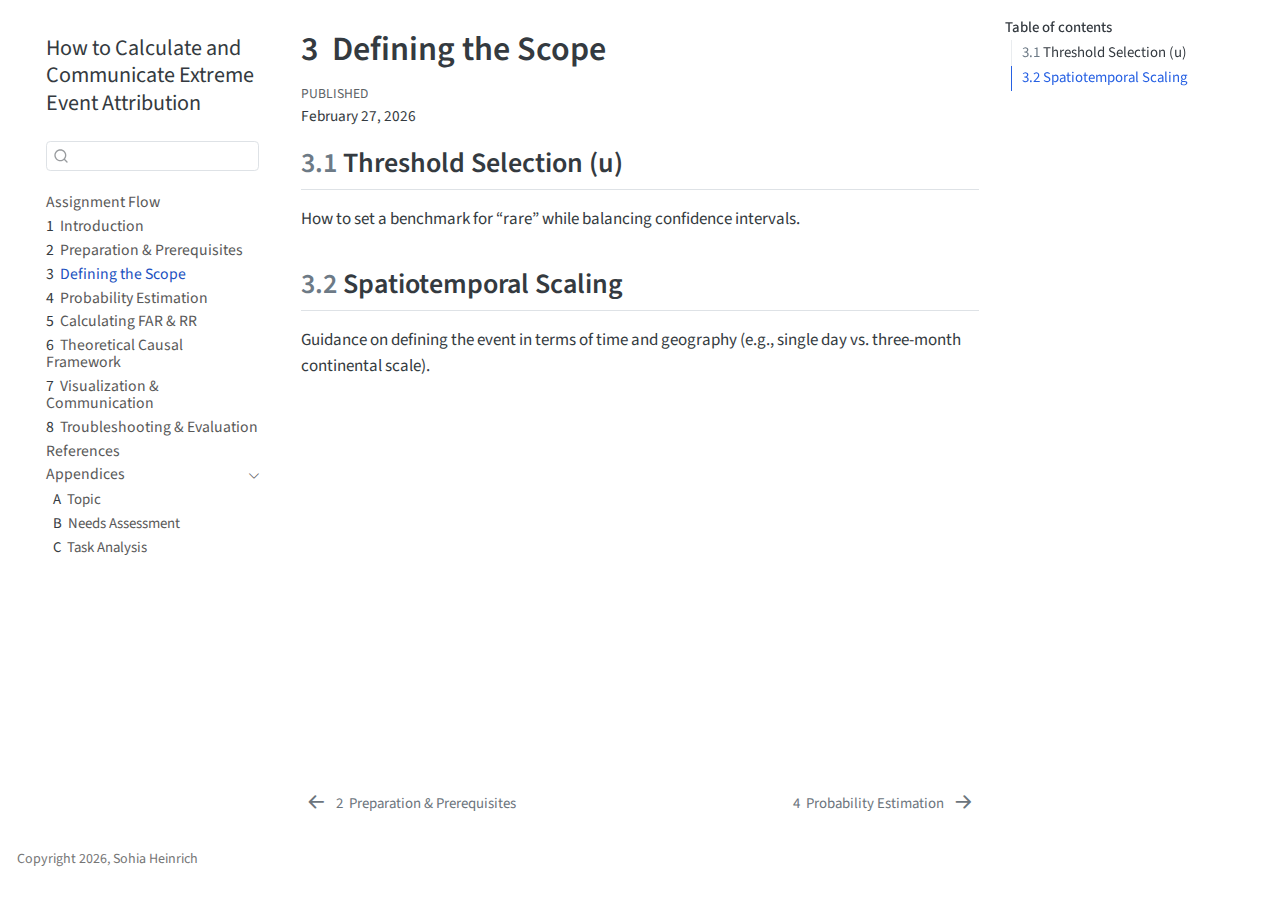
<file: docs/scope.html>
<!DOCTYPE html>
<html xmlns="http://www.w3.org/1999/xhtml" lang="en" xml:lang="en"><head>

<meta charset="utf-8">
<meta name="generator" content="quarto-1.8.26">

<meta name="viewport" content="width=device-width, initial-scale=1.0, user-scalable=yes">

<meta name="dcterms.date" content="2026-02-27">

<title>3&nbsp; Defining the Scope – How to Calculate and Communicate Extreme Event Attribution</title>
<style>
code{white-space: pre-wrap;}
span.smallcaps{font-variant: small-caps;}
div.columns{display: flex; gap: min(4vw, 1.5em);}
div.column{flex: auto; overflow-x: auto;}
div.hanging-indent{margin-left: 1.5em; text-indent: -1.5em;}
ul.task-list{list-style: none;}
ul.task-list li input[type="checkbox"] {
  width: 0.8em;
  margin: 0 0.8em 0.2em -1em; /* quarto-specific, see https://github.com/quarto-dev/quarto-cli/issues/4556 */ 
  vertical-align: middle;
}
</style>


<script src="site_libs/quarto-nav/quarto-nav.js"></script>
<script src="site_libs/quarto-nav/headroom.min.js"></script>
<script src="site_libs/clipboard/clipboard.min.js"></script>
<script src="site_libs/quarto-search/autocomplete.umd.js"></script>
<script src="site_libs/quarto-search/fuse.min.js"></script>
<script src="site_libs/quarto-search/quarto-search.js"></script>
<meta name="quarto:offset" content="./">
<link href="./estimation.html" rel="next">
<link href="./prep.html" rel="prev">
<script src="site_libs/quarto-html/quarto.js" type="module"></script>
<script src="site_libs/quarto-html/tabsets/tabsets.js" type="module"></script>
<script src="site_libs/quarto-html/axe/axe-check.js" type="module"></script>
<script src="site_libs/quarto-html/popper.min.js"></script>
<script src="site_libs/quarto-html/tippy.umd.min.js"></script>
<script src="site_libs/quarto-html/anchor.min.js"></script>
<link href="site_libs/quarto-html/tippy.css" rel="stylesheet">
<link href="site_libs/quarto-html/quarto-syntax-highlighting-d640c705e8c17715bca3574aa719063f.css" rel="stylesheet" id="quarto-text-highlighting-styles">
<script src="site_libs/bootstrap/bootstrap.min.js"></script>
<link href="site_libs/bootstrap/bootstrap-icons.css" rel="stylesheet">
<link href="site_libs/bootstrap/bootstrap-2235befa16e1d81c0b6f94b70b898050.min.css" rel="stylesheet" append-hash="true" id="quarto-bootstrap" data-mode="light">
<script id="quarto-search-options" type="application/json">{
  "location": "sidebar",
  "copy-button": false,
  "collapse-after": 3,
  "panel-placement": "start",
  "type": "textbox",
  "limit": 50,
  "keyboard-shortcut": [
    "f",
    "/",
    "s"
  ],
  "show-item-context": false,
  "language": {
    "search-no-results-text": "No results",
    "search-matching-documents-text": "matching documents",
    "search-copy-link-title": "Copy link to search",
    "search-hide-matches-text": "Hide additional matches",
    "search-more-match-text": "more match in this document",
    "search-more-matches-text": "more matches in this document",
    "search-clear-button-title": "Clear",
    "search-text-placeholder": "",
    "search-detached-cancel-button-title": "Cancel",
    "search-submit-button-title": "Submit",
    "search-label": "Search"
  }
}</script>


</head>

<body class="nav-sidebar floating quarto-light">

<div id="quarto-search-results"></div>
  <header id="quarto-header" class="headroom fixed-top">
  <nav class="quarto-secondary-nav">
    <div class="container-fluid d-flex">
      <button type="button" class="quarto-btn-toggle btn" data-bs-toggle="collapse" role="button" data-bs-target=".quarto-sidebar-collapse-item" aria-controls="quarto-sidebar" aria-expanded="false" aria-label="Toggle sidebar navigation" onclick="if (window.quartoToggleHeadroom) { window.quartoToggleHeadroom(); }">
        <i class="bi bi-layout-text-sidebar-reverse"></i>
      </button>
        <nav class="quarto-page-breadcrumbs" aria-label="breadcrumb"><ol class="breadcrumb"><li class="breadcrumb-item"><a href="./scope.html"><span class="chapter-number">3</span>&nbsp; <span class="chapter-title">Defining the Scope</span></a></li></ol></nav>
        <a class="flex-grow-1" role="navigation" data-bs-toggle="collapse" data-bs-target=".quarto-sidebar-collapse-item" aria-controls="quarto-sidebar" aria-expanded="false" aria-label="Toggle sidebar navigation" onclick="if (window.quartoToggleHeadroom) { window.quartoToggleHeadroom(); }">      
        </a>
      <button type="button" class="btn quarto-search-button" aria-label="Search" onclick="window.quartoOpenSearch();">
        <i class="bi bi-search"></i>
      </button>
    </div>
  </nav>
</header>
<!-- content -->
<div id="quarto-content" class="quarto-container page-columns page-rows-contents page-layout-article">
<!-- sidebar -->
  <nav id="quarto-sidebar" class="sidebar collapse collapse-horizontal quarto-sidebar-collapse-item sidebar-navigation floating overflow-auto">
    <div class="pt-lg-2 mt-2 text-left sidebar-header">
    <div class="sidebar-title mb-0 py-0">
      <a href="./">How to Calculate and Communicate Extreme Event Attribution</a> 
    </div>
      </div>
        <div class="mt-2 flex-shrink-0 align-items-center">
        <div class="sidebar-search">
        <div id="quarto-search" class="" title="Search"></div>
        </div>
        </div>
    <div class="sidebar-menu-container"> 
    <ul class="list-unstyled mt-1">
        <li class="sidebar-item">
  <div class="sidebar-item-container"> 
  <a href="./index.html" class="sidebar-item-text sidebar-link">
 <span class="menu-text">Assignment Flow</span></a>
  </div>
</li>
        <li class="sidebar-item">
  <div class="sidebar-item-container"> 
  <a href="./guide.html" class="sidebar-item-text sidebar-link">
 <span class="menu-text"><span class="chapter-number">1</span>&nbsp; <span class="chapter-title">Introduction</span></span></a>
  </div>
</li>
        <li class="sidebar-item">
  <div class="sidebar-item-container"> 
  <a href="./prep.html" class="sidebar-item-text sidebar-link">
 <span class="menu-text"><span class="chapter-number">2</span>&nbsp; <span class="chapter-title">Preparation &amp; Prerequisites</span></span></a>
  </div>
</li>
        <li class="sidebar-item">
  <div class="sidebar-item-container"> 
  <a href="./scope.html" class="sidebar-item-text sidebar-link active">
 <span class="menu-text"><span class="chapter-number">3</span>&nbsp; <span class="chapter-title">Defining the Scope</span></span></a>
  </div>
</li>
        <li class="sidebar-item">
  <div class="sidebar-item-container"> 
  <a href="./estimation.html" class="sidebar-item-text sidebar-link">
 <span class="menu-text"><span class="chapter-number">4</span>&nbsp; <span class="chapter-title">Probability Estimation</span></span></a>
  </div>
</li>
        <li class="sidebar-item">
  <div class="sidebar-item-container"> 
  <a href="./calculation.html" class="sidebar-item-text sidebar-link">
 <span class="menu-text"><span class="chapter-number">5</span>&nbsp; <span class="chapter-title">Calculating FAR &amp; RR</span></span></a>
  </div>
</li>
        <li class="sidebar-item">
  <div class="sidebar-item-container"> 
  <a href="./theoretical.html" class="sidebar-item-text sidebar-link">
 <span class="menu-text"><span class="chapter-number">6</span>&nbsp; <span class="chapter-title">Theoretical Causal Framework</span></span></a>
  </div>
</li>
        <li class="sidebar-item">
  <div class="sidebar-item-container"> 
  <a href="./visuals.html" class="sidebar-item-text sidebar-link">
 <span class="menu-text"><span class="chapter-number">7</span>&nbsp; <span class="chapter-title">Visualization &amp; Communication</span></span></a>
  </div>
</li>
        <li class="sidebar-item">
  <div class="sidebar-item-container"> 
  <a href="./troubleshooting.html" class="sidebar-item-text sidebar-link">
 <span class="menu-text"><span class="chapter-number">8</span>&nbsp; <span class="chapter-title">Troubleshooting &amp; Evaluation</span></span></a>
  </div>
</li>
        <li class="sidebar-item">
  <div class="sidebar-item-container"> 
  <a href="./references.html" class="sidebar-item-text sidebar-link">
 <span class="menu-text">References</span></a>
  </div>
</li>
        <li class="sidebar-item sidebar-item-section">
      <div class="sidebar-item-container"> 
            <a class="sidebar-item-text sidebar-link text-start" data-bs-toggle="collapse" data-bs-target="#quarto-sidebar-section-1" role="navigation" aria-expanded="true">
 <span class="menu-text">Appendices</span></a>
          <a class="sidebar-item-toggle text-start" data-bs-toggle="collapse" data-bs-target="#quarto-sidebar-section-1" role="navigation" aria-expanded="true" aria-label="Toggle section">
            <i class="bi bi-chevron-right ms-2"></i>
          </a> 
      </div>
      <ul id="quarto-sidebar-section-1" class="collapse list-unstyled sidebar-section depth1 show">  
          <li class="sidebar-item">
  <div class="sidebar-item-container"> 
  <a href="./topic.html" class="sidebar-item-text sidebar-link">
 <span class="menu-text"><span class="chapter-number">A</span>&nbsp; <span class="chapter-title">Topic</span></span></a>
  </div>
</li>
          <li class="sidebar-item">
  <div class="sidebar-item-container"> 
  <a href="./needs.html" class="sidebar-item-text sidebar-link">
 <span class="menu-text"><span class="chapter-number">B</span>&nbsp; <span class="chapter-title">Needs Assessment</span></span></a>
  </div>
</li>
          <li class="sidebar-item">
  <div class="sidebar-item-container"> 
  <a href="./task-analysis.html" class="sidebar-item-text sidebar-link">
 <span class="menu-text"><span class="chapter-number">C</span>&nbsp; <span class="chapter-title">Task Analysis</span></span></a>
  </div>
</li>
      </ul>
  </li>
    </ul>
    </div>
</nav>
<div id="quarto-sidebar-glass" class="quarto-sidebar-collapse-item" data-bs-toggle="collapse" data-bs-target=".quarto-sidebar-collapse-item"></div>
<!-- margin-sidebar -->
    <div id="quarto-margin-sidebar" class="sidebar margin-sidebar">
        <nav id="TOC" role="doc-toc" class="toc-active">
    <h2 id="toc-title">Table of contents</h2>
   
  <ul>
  <li><a href="#threshold-selection-u" id="toc-threshold-selection-u" class="nav-link active" data-scroll-target="#threshold-selection-u"><span class="header-section-number">3.1</span> Threshold Selection (u)</a></li>
  <li><a href="#spatiotemporal-scaling" id="toc-spatiotemporal-scaling" class="nav-link" data-scroll-target="#spatiotemporal-scaling"><span class="header-section-number">3.2</span> Spatiotemporal Scaling</a></li>
  </ul>
</nav>
    </div>
<!-- main -->
<main class="content" id="quarto-document-content">

<header id="title-block-header" class="quarto-title-block default">
<div class="quarto-title">
<h1 class="title"><span class="chapter-number">3</span>&nbsp; <span class="chapter-title">Defining the Scope</span></h1>
</div>



<div class="quarto-title-meta">

    
    <div>
    <div class="quarto-title-meta-heading">Published</div>
    <div class="quarto-title-meta-contents">
      <p class="date">February 27, 2026</p>
    </div>
  </div>
  
    
  </div>
  


</header>


<section id="threshold-selection-u" class="level2" data-number="3.1">
<h2 data-number="3.1" class="anchored" data-anchor-id="threshold-selection-u"><span class="header-section-number">3.1</span> Threshold Selection (u)</h2>
<p>How to set a benchmark for “rare” while balancing confidence intervals.</p>
</section>
<section id="spatiotemporal-scaling" class="level2" data-number="3.2">
<h2 data-number="3.2" class="anchored" data-anchor-id="spatiotemporal-scaling"><span class="header-section-number">3.2</span> Spatiotemporal Scaling</h2>
<p>Guidance on defining the event in terms of time and geography (e.g., single day vs.&nbsp;three-month continental scale).</p>


</section>

</main> <!-- /main -->
<script id="quarto-html-after-body" type="application/javascript">
  window.document.addEventListener("DOMContentLoaded", function (event) {
    const icon = "";
    const anchorJS = new window.AnchorJS();
    anchorJS.options = {
      placement: 'right',
      icon: icon
    };
    anchorJS.add('.anchored');
    const isCodeAnnotation = (el) => {
      for (const clz of el.classList) {
        if (clz.startsWith('code-annotation-')) {                     
          return true;
        }
      }
      return false;
    }
    const onCopySuccess = function(e) {
      // button target
      const button = e.trigger;
      // don't keep focus
      button.blur();
      // flash "checked"
      button.classList.add('code-copy-button-checked');
      var currentTitle = button.getAttribute("title");
      button.setAttribute("title", "Copied!");
      let tooltip;
      if (window.bootstrap) {
        button.setAttribute("data-bs-toggle", "tooltip");
        button.setAttribute("data-bs-placement", "left");
        button.setAttribute("data-bs-title", "Copied!");
        tooltip = new bootstrap.Tooltip(button, 
          { trigger: "manual", 
            customClass: "code-copy-button-tooltip",
            offset: [0, -8]});
        tooltip.show();    
      }
      setTimeout(function() {
        if (tooltip) {
          tooltip.hide();
          button.removeAttribute("data-bs-title");
          button.removeAttribute("data-bs-toggle");
          button.removeAttribute("data-bs-placement");
        }
        button.setAttribute("title", currentTitle);
        button.classList.remove('code-copy-button-checked');
      }, 1000);
      // clear code selection
      e.clearSelection();
    }
    const getTextToCopy = function(trigger) {
      const outerScaffold = trigger.parentElement.cloneNode(true);
      const codeEl = outerScaffold.querySelector('code');
      for (const childEl of codeEl.children) {
        if (isCodeAnnotation(childEl)) {
          childEl.remove();
        }
      }
      return codeEl.innerText;
    }
    const clipboard = new window.ClipboardJS('.code-copy-button:not([data-in-quarto-modal])', {
      text: getTextToCopy
    });
    clipboard.on('success', onCopySuccess);
    if (window.document.getElementById('quarto-embedded-source-code-modal')) {
      const clipboardModal = new window.ClipboardJS('.code-copy-button[data-in-quarto-modal]', {
        text: getTextToCopy,
        container: window.document.getElementById('quarto-embedded-source-code-modal')
      });
      clipboardModal.on('success', onCopySuccess);
    }
      var localhostRegex = new RegExp(/^(?:http|https):\/\/localhost\:?[0-9]*\//);
      var mailtoRegex = new RegExp(/^mailto:/);
        var filterRegex = new RegExp('/' + window.location.host + '/');
      var isInternal = (href) => {
          return filterRegex.test(href) || localhostRegex.test(href) || mailtoRegex.test(href);
      }
      // Inspect non-navigation links and adorn them if external
     var links = window.document.querySelectorAll('a[href]:not(.nav-link):not(.navbar-brand):not(.toc-action):not(.sidebar-link):not(.sidebar-item-toggle):not(.pagination-link):not(.no-external):not([aria-hidden]):not(.dropdown-item):not(.quarto-navigation-tool):not(.about-link)');
      for (var i=0; i<links.length; i++) {
        const link = links[i];
        if (!isInternal(link.href)) {
          // undo the damage that might have been done by quarto-nav.js in the case of
          // links that we want to consider external
          if (link.dataset.originalHref !== undefined) {
            link.href = link.dataset.originalHref;
          }
        }
      }
    function tippyHover(el, contentFn, onTriggerFn, onUntriggerFn) {
      const config = {
        allowHTML: true,
        maxWidth: 500,
        delay: 100,
        arrow: false,
        appendTo: function(el) {
            return el.parentElement;
        },
        interactive: true,
        interactiveBorder: 10,
        theme: 'quarto',
        placement: 'bottom-start',
      };
      if (contentFn) {
        config.content = contentFn;
      }
      if (onTriggerFn) {
        config.onTrigger = onTriggerFn;
      }
      if (onUntriggerFn) {
        config.onUntrigger = onUntriggerFn;
      }
      window.tippy(el, config); 
    }
    const noterefs = window.document.querySelectorAll('a[role="doc-noteref"]');
    for (var i=0; i<noterefs.length; i++) {
      const ref = noterefs[i];
      tippyHover(ref, function() {
        // use id or data attribute instead here
        let href = ref.getAttribute('data-footnote-href') || ref.getAttribute('href');
        try { href = new URL(href).hash; } catch {}
        const id = href.replace(/^#\/?/, "");
        const note = window.document.getElementById(id);
        if (note) {
          return note.innerHTML;
        } else {
          return "";
        }
      });
    }
    const xrefs = window.document.querySelectorAll('a.quarto-xref');
    const processXRef = (id, note) => {
      // Strip column container classes
      const stripColumnClz = (el) => {
        el.classList.remove("page-full", "page-columns");
        if (el.children) {
          for (const child of el.children) {
            stripColumnClz(child);
          }
        }
      }
      stripColumnClz(note)
      if (id === null || id.startsWith('sec-')) {
        // Special case sections, only their first couple elements
        const container = document.createElement("div");
        if (note.children && note.children.length > 2) {
          container.appendChild(note.children[0].cloneNode(true));
          for (let i = 1; i < note.children.length; i++) {
            const child = note.children[i];
            if (child.tagName === "P" && child.innerText === "") {
              continue;
            } else {
              container.appendChild(child.cloneNode(true));
              break;
            }
          }
          if (window.Quarto?.typesetMath) {
            window.Quarto.typesetMath(container);
          }
          return container.innerHTML
        } else {
          if (window.Quarto?.typesetMath) {
            window.Quarto.typesetMath(note);
          }
          return note.innerHTML;
        }
      } else {
        // Remove any anchor links if they are present
        const anchorLink = note.querySelector('a.anchorjs-link');
        if (anchorLink) {
          anchorLink.remove();
        }
        if (window.Quarto?.typesetMath) {
          window.Quarto.typesetMath(note);
        }
        if (note.classList.contains("callout")) {
          return note.outerHTML;
        } else {
          return note.innerHTML;
        }
      }
    }
    for (var i=0; i<xrefs.length; i++) {
      const xref = xrefs[i];
      tippyHover(xref, undefined, function(instance) {
        instance.disable();
        let url = xref.getAttribute('href');
        let hash = undefined; 
        if (url.startsWith('#')) {
          hash = url;
        } else {
          try { hash = new URL(url).hash; } catch {}
        }
        if (hash) {
          const id = hash.replace(/^#\/?/, "");
          const note = window.document.getElementById(id);
          if (note !== null) {
            try {
              const html = processXRef(id, note.cloneNode(true));
              instance.setContent(html);
            } finally {
              instance.enable();
              instance.show();
            }
          } else {
            // See if we can fetch this
            fetch(url.split('#')[0])
            .then(res => res.text())
            .then(html => {
              const parser = new DOMParser();
              const htmlDoc = parser.parseFromString(html, "text/html");
              const note = htmlDoc.getElementById(id);
              if (note !== null) {
                const html = processXRef(id, note);
                instance.setContent(html);
              } 
            }).finally(() => {
              instance.enable();
              instance.show();
            });
          }
        } else {
          // See if we can fetch a full url (with no hash to target)
          // This is a special case and we should probably do some content thinning / targeting
          fetch(url)
          .then(res => res.text())
          .then(html => {
            const parser = new DOMParser();
            const htmlDoc = parser.parseFromString(html, "text/html");
            const note = htmlDoc.querySelector('main.content');
            if (note !== null) {
              // This should only happen for chapter cross references
              // (since there is no id in the URL)
              // remove the first header
              if (note.children.length > 0 && note.children[0].tagName === "HEADER") {
                note.children[0].remove();
              }
              const html = processXRef(null, note);
              instance.setContent(html);
            } 
          }).finally(() => {
            instance.enable();
            instance.show();
          });
        }
      }, function(instance) {
      });
    }
        let selectedAnnoteEl;
        const selectorForAnnotation = ( cell, annotation) => {
          let cellAttr = 'data-code-cell="' + cell + '"';
          let lineAttr = 'data-code-annotation="' +  annotation + '"';
          const selector = 'span[' + cellAttr + '][' + lineAttr + ']';
          return selector;
        }
        const selectCodeLines = (annoteEl) => {
          const doc = window.document;
          const targetCell = annoteEl.getAttribute("data-target-cell");
          const targetAnnotation = annoteEl.getAttribute("data-target-annotation");
          const annoteSpan = window.document.querySelector(selectorForAnnotation(targetCell, targetAnnotation));
          const lines = annoteSpan.getAttribute("data-code-lines").split(",");
          const lineIds = lines.map((line) => {
            return targetCell + "-" + line;
          })
          let top = null;
          let height = null;
          let parent = null;
          if (lineIds.length > 0) {
              //compute the position of the single el (top and bottom and make a div)
              const el = window.document.getElementById(lineIds[0]);
              top = el.offsetTop;
              height = el.offsetHeight;
              parent = el.parentElement.parentElement;
            if (lineIds.length > 1) {
              const lastEl = window.document.getElementById(lineIds[lineIds.length - 1]);
              const bottom = lastEl.offsetTop + lastEl.offsetHeight;
              height = bottom - top;
            }
            if (top !== null && height !== null && parent !== null) {
              // cook up a div (if necessary) and position it 
              let div = window.document.getElementById("code-annotation-line-highlight");
              if (div === null) {
                div = window.document.createElement("div");
                div.setAttribute("id", "code-annotation-line-highlight");
                div.style.position = 'absolute';
                parent.appendChild(div);
              }
              div.style.top = top - 2 + "px";
              div.style.height = height + 4 + "px";
              div.style.left = 0;
              let gutterDiv = window.document.getElementById("code-annotation-line-highlight-gutter");
              if (gutterDiv === null) {
                gutterDiv = window.document.createElement("div");
                gutterDiv.setAttribute("id", "code-annotation-line-highlight-gutter");
                gutterDiv.style.position = 'absolute';
                const codeCell = window.document.getElementById(targetCell);
                const gutter = codeCell.querySelector('.code-annotation-gutter');
                gutter.appendChild(gutterDiv);
              }
              gutterDiv.style.top = top - 2 + "px";
              gutterDiv.style.height = height + 4 + "px";
            }
            selectedAnnoteEl = annoteEl;
          }
        };
        const unselectCodeLines = () => {
          const elementsIds = ["code-annotation-line-highlight", "code-annotation-line-highlight-gutter"];
          elementsIds.forEach((elId) => {
            const div = window.document.getElementById(elId);
            if (div) {
              div.remove();
            }
          });
          selectedAnnoteEl = undefined;
        };
          // Handle positioning of the toggle
      window.addEventListener(
        "resize",
        throttle(() => {
          elRect = undefined;
          if (selectedAnnoteEl) {
            selectCodeLines(selectedAnnoteEl);
          }
        }, 10)
      );
      function throttle(fn, ms) {
      let throttle = false;
      let timer;
        return (...args) => {
          if(!throttle) { // first call gets through
              fn.apply(this, args);
              throttle = true;
          } else { // all the others get throttled
              if(timer) clearTimeout(timer); // cancel #2
              timer = setTimeout(() => {
                fn.apply(this, args);
                timer = throttle = false;
              }, ms);
          }
        };
      }
        // Attach click handler to the DT
        const annoteDls = window.document.querySelectorAll('dt[data-target-cell]');
        for (const annoteDlNode of annoteDls) {
          annoteDlNode.addEventListener('click', (event) => {
            const clickedEl = event.target;
            if (clickedEl !== selectedAnnoteEl) {
              unselectCodeLines();
              const activeEl = window.document.querySelector('dt[data-target-cell].code-annotation-active');
              if (activeEl) {
                activeEl.classList.remove('code-annotation-active');
              }
              selectCodeLines(clickedEl);
              clickedEl.classList.add('code-annotation-active');
            } else {
              // Unselect the line
              unselectCodeLines();
              clickedEl.classList.remove('code-annotation-active');
            }
          });
        }
    const findCites = (el) => {
      const parentEl = el.parentElement;
      if (parentEl) {
        const cites = parentEl.dataset.cites;
        if (cites) {
          return {
            el,
            cites: cites.split(' ')
          };
        } else {
          return findCites(el.parentElement)
        }
      } else {
        return undefined;
      }
    };
    var bibliorefs = window.document.querySelectorAll('a[role="doc-biblioref"]');
    for (var i=0; i<bibliorefs.length; i++) {
      const ref = bibliorefs[i];
      const citeInfo = findCites(ref);
      if (citeInfo) {
        tippyHover(citeInfo.el, function() {
          var popup = window.document.createElement('div');
          citeInfo.cites.forEach(function(cite) {
            var citeDiv = window.document.createElement('div');
            citeDiv.classList.add('hanging-indent');
            citeDiv.classList.add('csl-entry');
            var biblioDiv = window.document.getElementById('ref-' + cite);
            if (biblioDiv) {
              citeDiv.innerHTML = biblioDiv.innerHTML;
            }
            popup.appendChild(citeDiv);
          });
          return popup.innerHTML;
        });
      }
    }
  });
  </script>
<nav class="page-navigation">
  <div class="nav-page nav-page-previous">
      <a href="./prep.html" class="pagination-link" aria-label="Preparation &amp; Prerequisites">
        <i class="bi bi-arrow-left-short"></i> <span class="nav-page-text"><span class="chapter-number">2</span>&nbsp; <span class="chapter-title">Preparation &amp; Prerequisites</span></span>
      </a>          
  </div>
  <div class="nav-page nav-page-next">
      <a href="./estimation.html" class="pagination-link" aria-label="Probability Estimation">
        <span class="nav-page-text"><span class="chapter-number">4</span>&nbsp; <span class="chapter-title">Probability Estimation</span></span> <i class="bi bi-arrow-right-short"></i>
      </a>
  </div>
</nav>
</div> <!-- /content -->
<footer class="footer">
  <div class="nav-footer">
    <div class="nav-footer-left">
<p>Copyright 2026, Sohia Heinrich</p>
</div>   
    <div class="nav-footer-center">
      &nbsp;
    </div>
    <div class="nav-footer-right">
      &nbsp;
    </div>
  </div>
</footer>




</body></html>
</file>
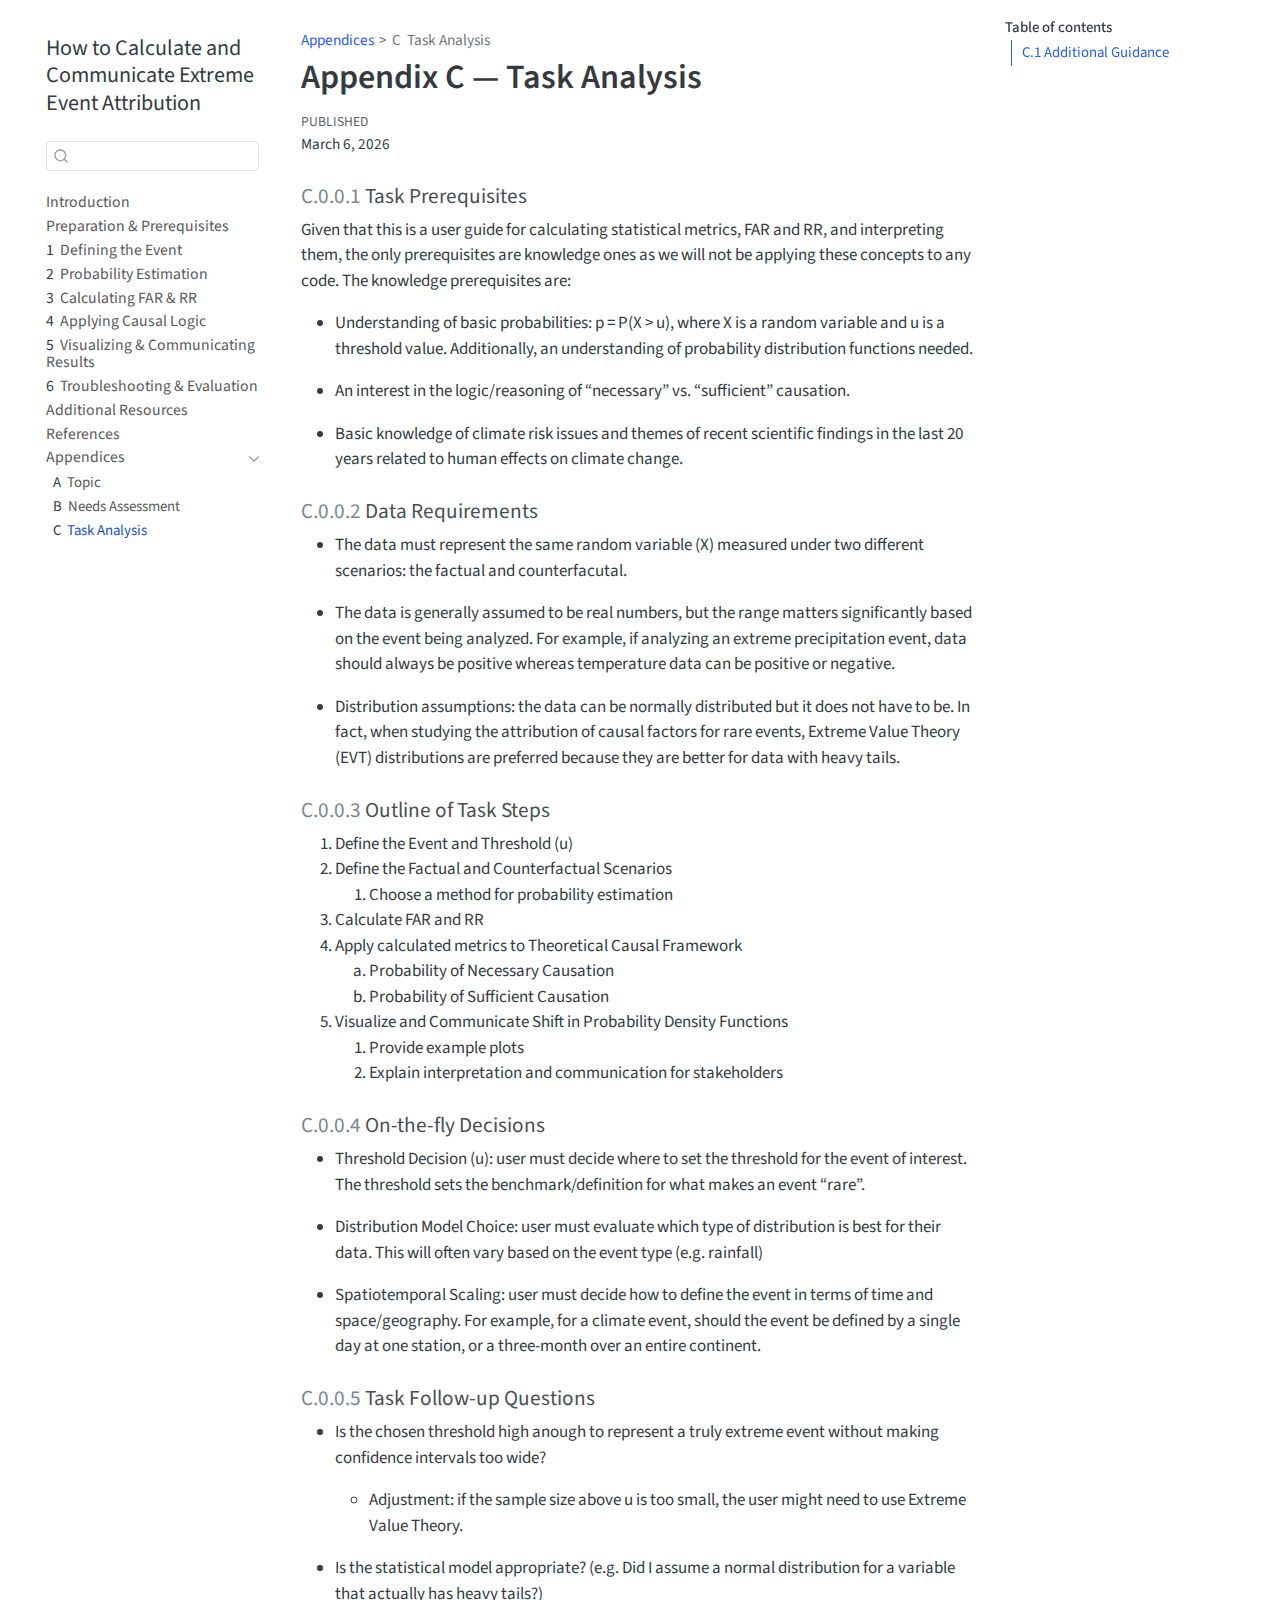
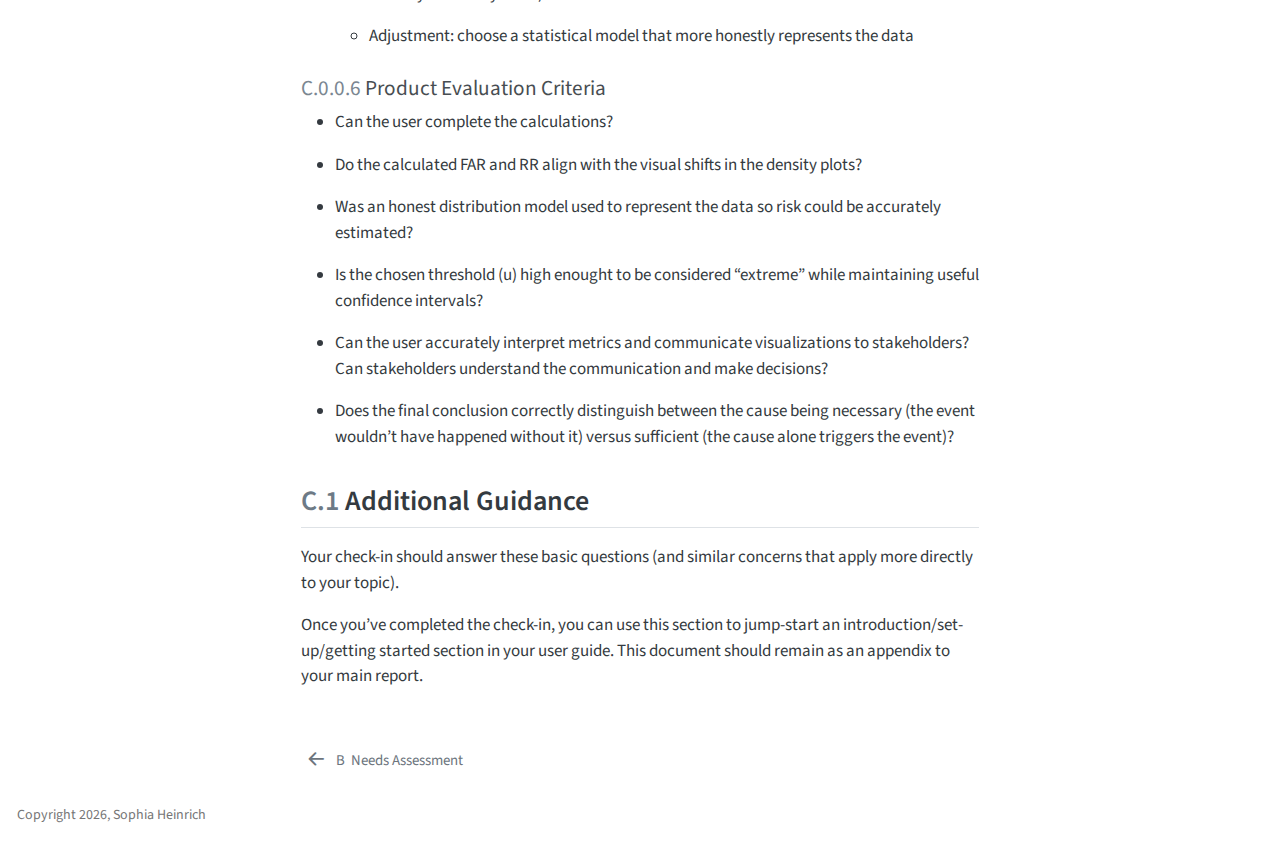
<file: docs/task-analysis.html>
<!DOCTYPE html>
<html xmlns="http://www.w3.org/1999/xhtml" lang="en" xml:lang="en"><head>

<meta charset="utf-8">
<meta name="generator" content="quarto-1.8.26">

<meta name="viewport" content="width=device-width, initial-scale=1.0, user-scalable=yes">

<meta name="dcterms.date" content="2026-03-06">

<title>Appendix C — Task Analysis – How to Calculate and Communicate Extreme Event Attribution</title>
<style>
code{white-space: pre-wrap;}
span.smallcaps{font-variant: small-caps;}
div.columns{display: flex; gap: min(4vw, 1.5em);}
div.column{flex: auto; overflow-x: auto;}
div.hanging-indent{margin-left: 1.5em; text-indent: -1.5em;}
ul.task-list{list-style: none;}
ul.task-list li input[type="checkbox"] {
  width: 0.8em;
  margin: 0 0.8em 0.2em -1em; /* quarto-specific, see https://github.com/quarto-dev/quarto-cli/issues/4556 */ 
  vertical-align: middle;
}
</style>


<script src="site_libs/quarto-nav/quarto-nav.js"></script>
<script src="site_libs/quarto-nav/headroom.min.js"></script>
<script src="site_libs/clipboard/clipboard.min.js"></script>
<script src="site_libs/quarto-search/autocomplete.umd.js"></script>
<script src="site_libs/quarto-search/fuse.min.js"></script>
<script src="site_libs/quarto-search/quarto-search.js"></script>
<meta name="quarto:offset" content="./">
<link href="./needs.html" rel="prev">
<script src="site_libs/quarto-html/quarto.js" type="module"></script>
<script src="site_libs/quarto-html/tabsets/tabsets.js" type="module"></script>
<script src="site_libs/quarto-html/axe/axe-check.js" type="module"></script>
<script src="site_libs/quarto-html/popper.min.js"></script>
<script src="site_libs/quarto-html/tippy.umd.min.js"></script>
<script src="site_libs/quarto-html/anchor.min.js"></script>
<link href="site_libs/quarto-html/tippy.css" rel="stylesheet">
<link href="site_libs/quarto-html/quarto-syntax-highlighting-d640c705e8c17715bca3574aa719063f.css" rel="stylesheet" id="quarto-text-highlighting-styles">
<script src="site_libs/bootstrap/bootstrap.min.js"></script>
<link href="site_libs/bootstrap/bootstrap-icons.css" rel="stylesheet">
<link href="site_libs/bootstrap/bootstrap-2235befa16e1d81c0b6f94b70b898050.min.css" rel="stylesheet" append-hash="true" id="quarto-bootstrap" data-mode="light">
<script id="quarto-search-options" type="application/json">{
  "location": "sidebar",
  "copy-button": false,
  "collapse-after": 3,
  "panel-placement": "start",
  "type": "textbox",
  "limit": 50,
  "keyboard-shortcut": [
    "f",
    "/",
    "s"
  ],
  "show-item-context": false,
  "language": {
    "search-no-results-text": "No results",
    "search-matching-documents-text": "matching documents",
    "search-copy-link-title": "Copy link to search",
    "search-hide-matches-text": "Hide additional matches",
    "search-more-match-text": "more match in this document",
    "search-more-matches-text": "more matches in this document",
    "search-clear-button-title": "Clear",
    "search-text-placeholder": "",
    "search-detached-cancel-button-title": "Cancel",
    "search-submit-button-title": "Submit",
    "search-label": "Search"
  }
}</script>


</head>

<body class="nav-sidebar floating quarto-light">

<div id="quarto-search-results"></div>
  <header id="quarto-header" class="headroom fixed-top">
  <nav class="quarto-secondary-nav">
    <div class="container-fluid d-flex">
      <button type="button" class="quarto-btn-toggle btn" data-bs-toggle="collapse" role="button" data-bs-target=".quarto-sidebar-collapse-item" aria-controls="quarto-sidebar" aria-expanded="false" aria-label="Toggle sidebar navigation" onclick="if (window.quartoToggleHeadroom) { window.quartoToggleHeadroom(); }">
        <i class="bi bi-layout-text-sidebar-reverse"></i>
      </button>
        <nav class="quarto-page-breadcrumbs" aria-label="breadcrumb"><ol class="breadcrumb"><li class="breadcrumb-item"><a href="./topic.html">Appendices</a></li><li class="breadcrumb-item"><a href="./task-analysis.html"><span class="chapter-number">C</span>&nbsp; <span class="chapter-title">Task Analysis</span></a></li></ol></nav>
        <a class="flex-grow-1" role="navigation" data-bs-toggle="collapse" data-bs-target=".quarto-sidebar-collapse-item" aria-controls="quarto-sidebar" aria-expanded="false" aria-label="Toggle sidebar navigation" onclick="if (window.quartoToggleHeadroom) { window.quartoToggleHeadroom(); }">      
        </a>
      <button type="button" class="btn quarto-search-button" aria-label="Search" onclick="window.quartoOpenSearch();">
        <i class="bi bi-search"></i>
      </button>
    </div>
  </nav>
</header>
<!-- content -->
<div id="quarto-content" class="quarto-container page-columns page-rows-contents page-layout-article">
<!-- sidebar -->
  <nav id="quarto-sidebar" class="sidebar collapse collapse-horizontal quarto-sidebar-collapse-item sidebar-navigation floating overflow-auto">
    <div class="pt-lg-2 mt-2 text-left sidebar-header">
    <div class="sidebar-title mb-0 py-0">
      <a href="./">How to Calculate and Communicate Extreme Event Attribution</a> 
    </div>
      </div>
        <div class="mt-2 flex-shrink-0 align-items-center">
        <div class="sidebar-search">
        <div id="quarto-search" class="" title="Search"></div>
        </div>
        </div>
    <div class="sidebar-menu-container"> 
    <ul class="list-unstyled mt-1">
        <li class="sidebar-item">
  <div class="sidebar-item-container"> 
  <a href="./index.html" class="sidebar-item-text sidebar-link">
 <span class="menu-text">Introduction</span></a>
  </div>
</li>
        <li class="sidebar-item">
  <div class="sidebar-item-container"> 
  <a href="./prep.html" class="sidebar-item-text sidebar-link">
 <span class="menu-text">Preparation &amp; Prerequisites</span></a>
  </div>
</li>
        <li class="sidebar-item">
  <div class="sidebar-item-container"> 
  <a href="./event.html" class="sidebar-item-text sidebar-link">
 <span class="menu-text"><span class="chapter-number">1</span>&nbsp; <span class="chapter-title">Defining the Event</span></span></a>
  </div>
</li>
        <li class="sidebar-item">
  <div class="sidebar-item-container"> 
  <a href="./estimation.html" class="sidebar-item-text sidebar-link">
 <span class="menu-text"><span class="chapter-number">2</span>&nbsp; <span class="chapter-title">Probability Estimation</span></span></a>
  </div>
</li>
        <li class="sidebar-item">
  <div class="sidebar-item-container"> 
  <a href="./calculation.html" class="sidebar-item-text sidebar-link">
 <span class="menu-text"><span class="chapter-number">3</span>&nbsp; <span class="chapter-title">Calculating FAR &amp; RR</span></span></a>
  </div>
</li>
        <li class="sidebar-item">
  <div class="sidebar-item-container"> 
  <a href="./theoretical.html" class="sidebar-item-text sidebar-link">
 <span class="menu-text"><span class="chapter-number">4</span>&nbsp; <span class="chapter-title">Applying Causal Logic</span></span></a>
  </div>
</li>
        <li class="sidebar-item">
  <div class="sidebar-item-container"> 
  <a href="./visuals.html" class="sidebar-item-text sidebar-link">
 <span class="menu-text"><span class="chapter-number">5</span>&nbsp; <span class="chapter-title">Visualizing &amp; Communicating Results</span></span></a>
  </div>
</li>
        <li class="sidebar-item">
  <div class="sidebar-item-container"> 
  <a href="./troubleshooting.html" class="sidebar-item-text sidebar-link">
 <span class="menu-text"><span class="chapter-number">6</span>&nbsp; <span class="chapter-title">Troubleshooting &amp; Evaluation</span></span></a>
  </div>
</li>
        <li class="sidebar-item">
  <div class="sidebar-item-container"> 
  <a href="./resources.html" class="sidebar-item-text sidebar-link">
 <span class="menu-text">Additional Resources</span></a>
  </div>
</li>
        <li class="sidebar-item">
  <div class="sidebar-item-container"> 
  <a href="./references.html" class="sidebar-item-text sidebar-link">
 <span class="menu-text">References</span></a>
  </div>
</li>
        <li class="sidebar-item sidebar-item-section">
      <div class="sidebar-item-container"> 
            <a class="sidebar-item-text sidebar-link text-start" data-bs-toggle="collapse" data-bs-target="#quarto-sidebar-section-1" role="navigation" aria-expanded="true">
 <span class="menu-text">Appendices</span></a>
          <a class="sidebar-item-toggle text-start" data-bs-toggle="collapse" data-bs-target="#quarto-sidebar-section-1" role="navigation" aria-expanded="true" aria-label="Toggle section">
            <i class="bi bi-chevron-right ms-2"></i>
          </a> 
      </div>
      <ul id="quarto-sidebar-section-1" class="collapse list-unstyled sidebar-section depth1 show">  
          <li class="sidebar-item">
  <div class="sidebar-item-container"> 
  <a href="./topic.html" class="sidebar-item-text sidebar-link">
 <span class="menu-text"><span class="chapter-number">A</span>&nbsp; <span class="chapter-title">Topic</span></span></a>
  </div>
</li>
          <li class="sidebar-item">
  <div class="sidebar-item-container"> 
  <a href="./needs.html" class="sidebar-item-text sidebar-link">
 <span class="menu-text"><span class="chapter-number">B</span>&nbsp; <span class="chapter-title">Needs Assessment</span></span></a>
  </div>
</li>
          <li class="sidebar-item">
  <div class="sidebar-item-container"> 
  <a href="./task-analysis.html" class="sidebar-item-text sidebar-link active">
 <span class="menu-text"><span class="chapter-number">C</span>&nbsp; <span class="chapter-title">Task Analysis</span></span></a>
  </div>
</li>
      </ul>
  </li>
    </ul>
    </div>
</nav>
<div id="quarto-sidebar-glass" class="quarto-sidebar-collapse-item" data-bs-toggle="collapse" data-bs-target=".quarto-sidebar-collapse-item"></div>
<!-- margin-sidebar -->
    <div id="quarto-margin-sidebar" class="sidebar margin-sidebar">
        <nav id="TOC" role="doc-toc" class="toc-active">
    <h2 id="toc-title">Table of contents</h2>
   
  <ul>
  <li><a href="#additional-guidance" id="toc-additional-guidance" class="nav-link active" data-scroll-target="#additional-guidance"><span class="header-section-number">C.1</span> Additional Guidance</a></li>
  </ul>
</nav>
    </div>
<!-- main -->
<main class="content" id="quarto-document-content">

<header id="title-block-header" class="quarto-title-block default"><nav class="quarto-page-breadcrumbs quarto-title-breadcrumbs d-none d-lg-block" aria-label="breadcrumb"><ol class="breadcrumb"><li class="breadcrumb-item"><a href="./topic.html">Appendices</a></li><li class="breadcrumb-item"><a href="./task-analysis.html"><span class="chapter-number">C</span>&nbsp; <span class="chapter-title">Task Analysis</span></a></li></ol></nav>
<div class="quarto-title">
<h1 class="title">Appendix C — Task Analysis</h1>
</div>



<div class="quarto-title-meta">

    
    <div>
    <div class="quarto-title-meta-heading">Published</div>
    <div class="quarto-title-meta-contents">
      <p class="date">March 6, 2026</p>
    </div>
  </div>
  
    
  </div>
  


</header>


<section id="task-prerequisites" class="level4" data-number="C.0.0.1">
<h4 data-number="C.0.0.1" class="anchored" data-anchor-id="task-prerequisites"><span class="header-section-number">C.0.0.1</span> Task Prerequisites</h4>
<p>Given that this is a user guide for calculating statistical metrics, FAR and RR, and interpreting them, the only prerequisites are knowledge ones as we will not be applying these concepts to any code. The knowledge prerequisites are:</p>
<ul>
<li><p>Understanding of basic probabilities: p = P(X &gt; u), where X is a random variable and u is a threshold value. Additionally, an understanding of probability distribution functions needed.</p></li>
<li><p>An interest in the logic/reasoning of “necessary” vs.&nbsp;“sufficient” causation.</p></li>
<li><p>Basic knowledge of climate risk issues and themes of recent scientific findings in the last 20 years related to human effects on climate change.</p></li>
</ul>
</section>
<section id="data-requirements" class="level4" data-number="C.0.0.2">
<h4 data-number="C.0.0.2" class="anchored" data-anchor-id="data-requirements"><span class="header-section-number">C.0.0.2</span> Data Requirements</h4>
<ul>
<li><p>The data must represent the same random variable (X) measured under two different scenarios: the factual and counterfacutal.</p></li>
<li><p>The data is generally assumed to be real numbers, but the range matters significantly based on the event being analyzed. For example, if analyzing an extreme precipitation event, data should always be positive whereas temperature data can be positive or negative.</p></li>
<li><p>Distribution assumptions: the data can be normally distributed but it does not have to be. In fact, when studying the attribution of causal factors for rare events, Extreme Value Theory (EVT) distributions are preferred because they are better for data with heavy tails.</p></li>
</ul>
</section>
<section id="outline-of-task-steps" class="level4" data-number="C.0.0.3">
<h4 data-number="C.0.0.3" class="anchored" data-anchor-id="outline-of-task-steps"><span class="header-section-number">C.0.0.3</span> Outline of Task Steps</h4>
<ol type="1">
<li>Define the Event and Threshold (u)</li>
<li>Define the Factual and Counterfactual Scenarios
<ol type="1">
<li>Choose a method for probability estimation</li>
</ol></li>
<li>Calculate FAR and RR</li>
<li>Apply calculated metrics to Theoretical Causal Framework
<ol type="a">
<li>Probability of Necessary Causation</li>
<li>Probability of Sufficient Causation</li>
</ol></li>
<li>Visualize and Communicate Shift in Probability Density Functions
<ol type="1">
<li>Provide example plots</li>
<li>Explain interpretation and communication for stakeholders</li>
</ol></li>
</ol>
</section>
<section id="on-the-fly-decisions" class="level4" data-number="C.0.0.4">
<h4 data-number="C.0.0.4" class="anchored" data-anchor-id="on-the-fly-decisions"><span class="header-section-number">C.0.0.4</span> On-the-fly Decisions</h4>
<ul>
<li><p>Threshold Decision (u): user must decide where to set the threshold for the event of interest. The threshold sets the benchmark/definition for what makes an event “rare”.</p></li>
<li><p>Distribution Model Choice: user must evaluate which type of distribution is best for their data. This will often vary based on the event type (e.g.&nbsp;rainfall)</p></li>
<li><p>Spatiotemporal Scaling: user must decide how to define the event in terms of time and space/geography. For example, for a climate event, should the event be defined by a single day at one station, or a three-month over an entire continent.</p></li>
</ul>
</section>
<section id="task-follow-up-questions" class="level4" data-number="C.0.0.5">
<h4 data-number="C.0.0.5" class="anchored" data-anchor-id="task-follow-up-questions"><span class="header-section-number">C.0.0.5</span> Task Follow-up Questions</h4>
<ul>
<li><p>Is the chosen threshold high anough to represent a truly extreme event without making confidence intervals too wide?</p>
<ul>
<li>Adjustment: if the sample size above u is too small, the user might need to use Extreme Value Theory.</li>
</ul></li>
<li><p>Is the statistical model appropriate? (e.g.&nbsp;Did I assume a normal distribution for a variable that actually has heavy tails?)</p>
<ul>
<li>Adjustment: choose a statistical model that more honestly represents the data</li>
</ul></li>
</ul>
</section>
<section id="product-evaluation-criteria" class="level4" data-number="C.0.0.6">
<h4 data-number="C.0.0.6" class="anchored" data-anchor-id="product-evaluation-criteria"><span class="header-section-number">C.0.0.6</span> Product Evaluation Criteria</h4>
<ul>
<li><p>Can the user complete the calculations?</p></li>
<li><p>Do the calculated FAR and RR align with the visual shifts in the density plots?</p></li>
<li><p>Was an honest distribution model used to represent the data so risk could be accurately estimated?</p></li>
<li><p>Is the chosen threshold (u) high enought to be considered “extreme” while maintaining useful confidence intervals?</p></li>
<li><p>Can the user accurately interpret metrics and communicate visualizations to stakeholders? Can stakeholders understand the communication and make decisions?</p></li>
<li><p>Does the final conclusion correctly distinguish between the cause being necessary (the event wouldn’t have happened without it) versus sufficient (the cause alone triggers the event)?</p></li>
</ul>
</section>
<section id="additional-guidance" class="level2" data-number="C.1">
<h2 data-number="C.1" class="anchored" data-anchor-id="additional-guidance"><span class="header-section-number">C.1</span> Additional Guidance</h2>
<p>Your check-in should answer these basic questions (and similar concerns that apply more directly to your topic).</p>
<p>Once you’ve completed the check-in, you can use this section to jump-start an introduction/set-up/getting started section in your user guide. This document should remain as an appendix to your main report.</p>


</section>

</main> <!-- /main -->
<script id="quarto-html-after-body" type="application/javascript">
  window.document.addEventListener("DOMContentLoaded", function (event) {
    const icon = "";
    const anchorJS = new window.AnchorJS();
    anchorJS.options = {
      placement: 'right',
      icon: icon
    };
    anchorJS.add('.anchored');
    const isCodeAnnotation = (el) => {
      for (const clz of el.classList) {
        if (clz.startsWith('code-annotation-')) {                     
          return true;
        }
      }
      return false;
    }
    const onCopySuccess = function(e) {
      // button target
      const button = e.trigger;
      // don't keep focus
      button.blur();
      // flash "checked"
      button.classList.add('code-copy-button-checked');
      var currentTitle = button.getAttribute("title");
      button.setAttribute("title", "Copied!");
      let tooltip;
      if (window.bootstrap) {
        button.setAttribute("data-bs-toggle", "tooltip");
        button.setAttribute("data-bs-placement", "left");
        button.setAttribute("data-bs-title", "Copied!");
        tooltip = new bootstrap.Tooltip(button, 
          { trigger: "manual", 
            customClass: "code-copy-button-tooltip",
            offset: [0, -8]});
        tooltip.show();    
      }
      setTimeout(function() {
        if (tooltip) {
          tooltip.hide();
          button.removeAttribute("data-bs-title");
          button.removeAttribute("data-bs-toggle");
          button.removeAttribute("data-bs-placement");
        }
        button.setAttribute("title", currentTitle);
        button.classList.remove('code-copy-button-checked');
      }, 1000);
      // clear code selection
      e.clearSelection();
    }
    const getTextToCopy = function(trigger) {
      const outerScaffold = trigger.parentElement.cloneNode(true);
      const codeEl = outerScaffold.querySelector('code');
      for (const childEl of codeEl.children) {
        if (isCodeAnnotation(childEl)) {
          childEl.remove();
        }
      }
      return codeEl.innerText;
    }
    const clipboard = new window.ClipboardJS('.code-copy-button:not([data-in-quarto-modal])', {
      text: getTextToCopy
    });
    clipboard.on('success', onCopySuccess);
    if (window.document.getElementById('quarto-embedded-source-code-modal')) {
      const clipboardModal = new window.ClipboardJS('.code-copy-button[data-in-quarto-modal]', {
        text: getTextToCopy,
        container: window.document.getElementById('quarto-embedded-source-code-modal')
      });
      clipboardModal.on('success', onCopySuccess);
    }
      var localhostRegex = new RegExp(/^(?:http|https):\/\/localhost\:?[0-9]*\//);
      var mailtoRegex = new RegExp(/^mailto:/);
        var filterRegex = new RegExp('/' + window.location.host + '/');
      var isInternal = (href) => {
          return filterRegex.test(href) || localhostRegex.test(href) || mailtoRegex.test(href);
      }
      // Inspect non-navigation links and adorn them if external
     var links = window.document.querySelectorAll('a[href]:not(.nav-link):not(.navbar-brand):not(.toc-action):not(.sidebar-link):not(.sidebar-item-toggle):not(.pagination-link):not(.no-external):not([aria-hidden]):not(.dropdown-item):not(.quarto-navigation-tool):not(.about-link)');
      for (var i=0; i<links.length; i++) {
        const link = links[i];
        if (!isInternal(link.href)) {
          // undo the damage that might have been done by quarto-nav.js in the case of
          // links that we want to consider external
          if (link.dataset.originalHref !== undefined) {
            link.href = link.dataset.originalHref;
          }
        }
      }
    function tippyHover(el, contentFn, onTriggerFn, onUntriggerFn) {
      const config = {
        allowHTML: true,
        maxWidth: 500,
        delay: 100,
        arrow: false,
        appendTo: function(el) {
            return el.parentElement;
        },
        interactive: true,
        interactiveBorder: 10,
        theme: 'quarto',
        placement: 'bottom-start',
      };
      if (contentFn) {
        config.content = contentFn;
      }
      if (onTriggerFn) {
        config.onTrigger = onTriggerFn;
      }
      if (onUntriggerFn) {
        config.onUntrigger = onUntriggerFn;
      }
      window.tippy(el, config); 
    }
    const noterefs = window.document.querySelectorAll('a[role="doc-noteref"]');
    for (var i=0; i<noterefs.length; i++) {
      const ref = noterefs[i];
      tippyHover(ref, function() {
        // use id or data attribute instead here
        let href = ref.getAttribute('data-footnote-href') || ref.getAttribute('href');
        try { href = new URL(href).hash; } catch {}
        const id = href.replace(/^#\/?/, "");
        const note = window.document.getElementById(id);
        if (note) {
          return note.innerHTML;
        } else {
          return "";
        }
      });
    }
    const xrefs = window.document.querySelectorAll('a.quarto-xref');
    const processXRef = (id, note) => {
      // Strip column container classes
      const stripColumnClz = (el) => {
        el.classList.remove("page-full", "page-columns");
        if (el.children) {
          for (const child of el.children) {
            stripColumnClz(child);
          }
        }
      }
      stripColumnClz(note)
      if (id === null || id.startsWith('sec-')) {
        // Special case sections, only their first couple elements
        const container = document.createElement("div");
        if (note.children && note.children.length > 2) {
          container.appendChild(note.children[0].cloneNode(true));
          for (let i = 1; i < note.children.length; i++) {
            const child = note.children[i];
            if (child.tagName === "P" && child.innerText === "") {
              continue;
            } else {
              container.appendChild(child.cloneNode(true));
              break;
            }
          }
          if (window.Quarto?.typesetMath) {
            window.Quarto.typesetMath(container);
          }
          return container.innerHTML
        } else {
          if (window.Quarto?.typesetMath) {
            window.Quarto.typesetMath(note);
          }
          return note.innerHTML;
        }
      } else {
        // Remove any anchor links if they are present
        const anchorLink = note.querySelector('a.anchorjs-link');
        if (anchorLink) {
          anchorLink.remove();
        }
        if (window.Quarto?.typesetMath) {
          window.Quarto.typesetMath(note);
        }
        if (note.classList.contains("callout")) {
          return note.outerHTML;
        } else {
          return note.innerHTML;
        }
      }
    }
    for (var i=0; i<xrefs.length; i++) {
      const xref = xrefs[i];
      tippyHover(xref, undefined, function(instance) {
        instance.disable();
        let url = xref.getAttribute('href');
        let hash = undefined; 
        if (url.startsWith('#')) {
          hash = url;
        } else {
          try { hash = new URL(url).hash; } catch {}
        }
        if (hash) {
          const id = hash.replace(/^#\/?/, "");
          const note = window.document.getElementById(id);
          if (note !== null) {
            try {
              const html = processXRef(id, note.cloneNode(true));
              instance.setContent(html);
            } finally {
              instance.enable();
              instance.show();
            }
          } else {
            // See if we can fetch this
            fetch(url.split('#')[0])
            .then(res => res.text())
            .then(html => {
              const parser = new DOMParser();
              const htmlDoc = parser.parseFromString(html, "text/html");
              const note = htmlDoc.getElementById(id);
              if (note !== null) {
                const html = processXRef(id, note);
                instance.setContent(html);
              } 
            }).finally(() => {
              instance.enable();
              instance.show();
            });
          }
        } else {
          // See if we can fetch a full url (with no hash to target)
          // This is a special case and we should probably do some content thinning / targeting
          fetch(url)
          .then(res => res.text())
          .then(html => {
            const parser = new DOMParser();
            const htmlDoc = parser.parseFromString(html, "text/html");
            const note = htmlDoc.querySelector('main.content');
            if (note !== null) {
              // This should only happen for chapter cross references
              // (since there is no id in the URL)
              // remove the first header
              if (note.children.length > 0 && note.children[0].tagName === "HEADER") {
                note.children[0].remove();
              }
              const html = processXRef(null, note);
              instance.setContent(html);
            } 
          }).finally(() => {
            instance.enable();
            instance.show();
          });
        }
      }, function(instance) {
      });
    }
        let selectedAnnoteEl;
        const selectorForAnnotation = ( cell, annotation) => {
          let cellAttr = 'data-code-cell="' + cell + '"';
          let lineAttr = 'data-code-annotation="' +  annotation + '"';
          const selector = 'span[' + cellAttr + '][' + lineAttr + ']';
          return selector;
        }
        const selectCodeLines = (annoteEl) => {
          const doc = window.document;
          const targetCell = annoteEl.getAttribute("data-target-cell");
          const targetAnnotation = annoteEl.getAttribute("data-target-annotation");
          const annoteSpan = window.document.querySelector(selectorForAnnotation(targetCell, targetAnnotation));
          const lines = annoteSpan.getAttribute("data-code-lines").split(",");
          const lineIds = lines.map((line) => {
            return targetCell + "-" + line;
          })
          let top = null;
          let height = null;
          let parent = null;
          if (lineIds.length > 0) {
              //compute the position of the single el (top and bottom and make a div)
              const el = window.document.getElementById(lineIds[0]);
              top = el.offsetTop;
              height = el.offsetHeight;
              parent = el.parentElement.parentElement;
            if (lineIds.length > 1) {
              const lastEl = window.document.getElementById(lineIds[lineIds.length - 1]);
              const bottom = lastEl.offsetTop + lastEl.offsetHeight;
              height = bottom - top;
            }
            if (top !== null && height !== null && parent !== null) {
              // cook up a div (if necessary) and position it 
              let div = window.document.getElementById("code-annotation-line-highlight");
              if (div === null) {
                div = window.document.createElement("div");
                div.setAttribute("id", "code-annotation-line-highlight");
                div.style.position = 'absolute';
                parent.appendChild(div);
              }
              div.style.top = top - 2 + "px";
              div.style.height = height + 4 + "px";
              div.style.left = 0;
              let gutterDiv = window.document.getElementById("code-annotation-line-highlight-gutter");
              if (gutterDiv === null) {
                gutterDiv = window.document.createElement("div");
                gutterDiv.setAttribute("id", "code-annotation-line-highlight-gutter");
                gutterDiv.style.position = 'absolute';
                const codeCell = window.document.getElementById(targetCell);
                const gutter = codeCell.querySelector('.code-annotation-gutter');
                gutter.appendChild(gutterDiv);
              }
              gutterDiv.style.top = top - 2 + "px";
              gutterDiv.style.height = height + 4 + "px";
            }
            selectedAnnoteEl = annoteEl;
          }
        };
        const unselectCodeLines = () => {
          const elementsIds = ["code-annotation-line-highlight", "code-annotation-line-highlight-gutter"];
          elementsIds.forEach((elId) => {
            const div = window.document.getElementById(elId);
            if (div) {
              div.remove();
            }
          });
          selectedAnnoteEl = undefined;
        };
          // Handle positioning of the toggle
      window.addEventListener(
        "resize",
        throttle(() => {
          elRect = undefined;
          if (selectedAnnoteEl) {
            selectCodeLines(selectedAnnoteEl);
          }
        }, 10)
      );
      function throttle(fn, ms) {
      let throttle = false;
      let timer;
        return (...args) => {
          if(!throttle) { // first call gets through
              fn.apply(this, args);
              throttle = true;
          } else { // all the others get throttled
              if(timer) clearTimeout(timer); // cancel #2
              timer = setTimeout(() => {
                fn.apply(this, args);
                timer = throttle = false;
              }, ms);
          }
        };
      }
        // Attach click handler to the DT
        const annoteDls = window.document.querySelectorAll('dt[data-target-cell]');
        for (const annoteDlNode of annoteDls) {
          annoteDlNode.addEventListener('click', (event) => {
            const clickedEl = event.target;
            if (clickedEl !== selectedAnnoteEl) {
              unselectCodeLines();
              const activeEl = window.document.querySelector('dt[data-target-cell].code-annotation-active');
              if (activeEl) {
                activeEl.classList.remove('code-annotation-active');
              }
              selectCodeLines(clickedEl);
              clickedEl.classList.add('code-annotation-active');
            } else {
              // Unselect the line
              unselectCodeLines();
              clickedEl.classList.remove('code-annotation-active');
            }
          });
        }
    const findCites = (el) => {
      const parentEl = el.parentElement;
      if (parentEl) {
        const cites = parentEl.dataset.cites;
        if (cites) {
          return {
            el,
            cites: cites.split(' ')
          };
        } else {
          return findCites(el.parentElement)
        }
      } else {
        return undefined;
      }
    };
    var bibliorefs = window.document.querySelectorAll('a[role="doc-biblioref"]');
    for (var i=0; i<bibliorefs.length; i++) {
      const ref = bibliorefs[i];
      const citeInfo = findCites(ref);
      if (citeInfo) {
        tippyHover(citeInfo.el, function() {
          var popup = window.document.createElement('div');
          citeInfo.cites.forEach(function(cite) {
            var citeDiv = window.document.createElement('div');
            citeDiv.classList.add('hanging-indent');
            citeDiv.classList.add('csl-entry');
            var biblioDiv = window.document.getElementById('ref-' + cite);
            if (biblioDiv) {
              citeDiv.innerHTML = biblioDiv.innerHTML;
            }
            popup.appendChild(citeDiv);
          });
          return popup.innerHTML;
        });
      }
    }
  });
  </script>
<nav class="page-navigation">
  <div class="nav-page nav-page-previous">
      <a href="./needs.html" class="pagination-link" aria-label="Needs Assessment">
        <i class="bi bi-arrow-left-short"></i> <span class="nav-page-text"><span class="chapter-number">B</span>&nbsp; <span class="chapter-title">Needs Assessment</span></span>
      </a>          
  </div>
  <div class="nav-page nav-page-next">
  </div>
</nav>
</div> <!-- /content -->
<footer class="footer">
  <div class="nav-footer">
    <div class="nav-footer-left">
<p>Copyright 2026, Sophia Heinrich</p>
</div>   
    <div class="nav-footer-center">
      &nbsp;
    </div>
    <div class="nav-footer-right">
      &nbsp;
    </div>
  </div>
</footer>




</body></html>
</file>
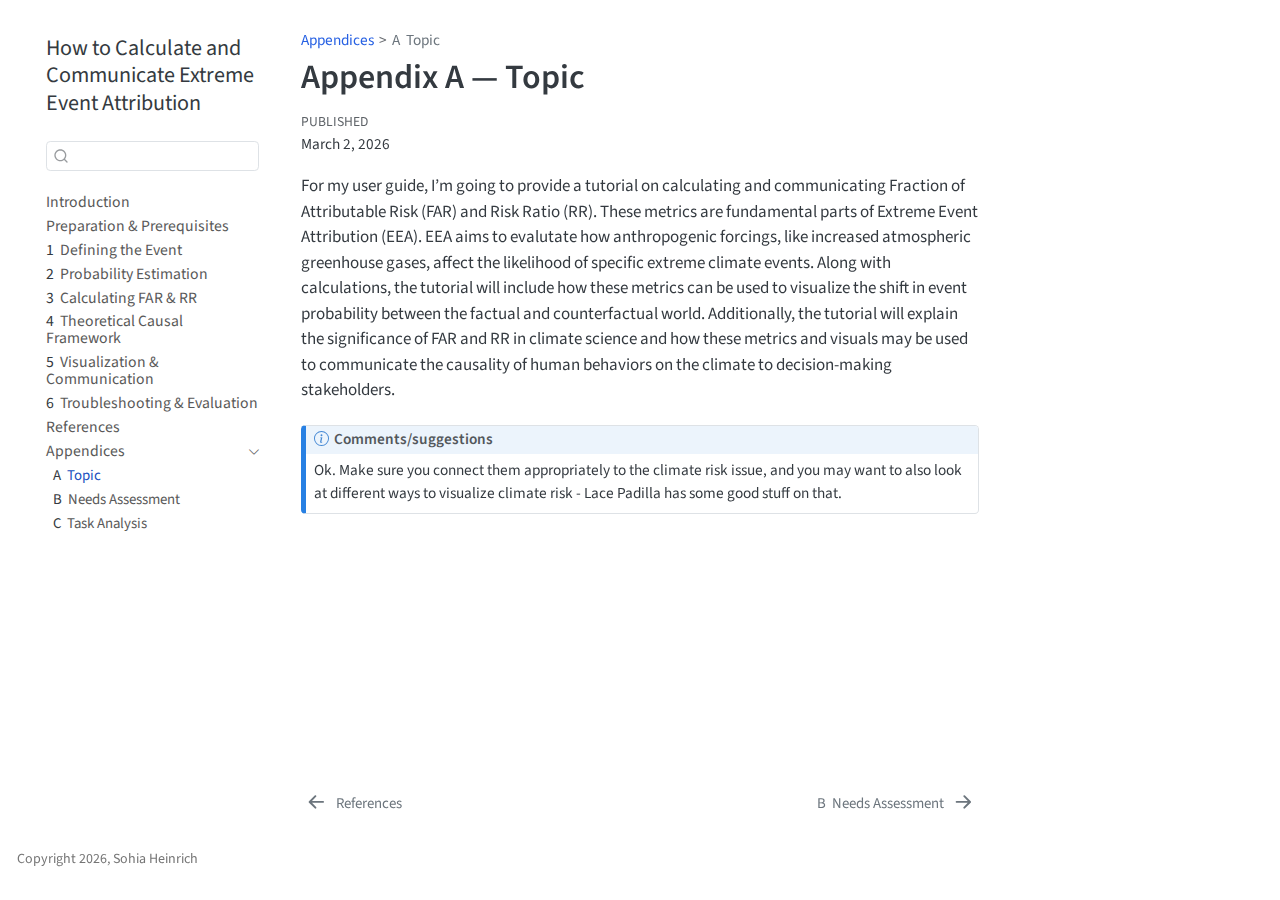
<file: docs/topic.html>
<!DOCTYPE html>
<html xmlns="http://www.w3.org/1999/xhtml" lang="en" xml:lang="en"><head>

<meta charset="utf-8">
<meta name="generator" content="quarto-1.8.26">

<meta name="viewport" content="width=device-width, initial-scale=1.0, user-scalable=yes">

<meta name="dcterms.date" content="2026-03-02">

<title>Appendix A — Topic – How to Calculate and Communicate Extreme Event Attribution</title>
<style>
code{white-space: pre-wrap;}
span.smallcaps{font-variant: small-caps;}
div.columns{display: flex; gap: min(4vw, 1.5em);}
div.column{flex: auto; overflow-x: auto;}
div.hanging-indent{margin-left: 1.5em; text-indent: -1.5em;}
ul.task-list{list-style: none;}
ul.task-list li input[type="checkbox"] {
  width: 0.8em;
  margin: 0 0.8em 0.2em -1em; /* quarto-specific, see https://github.com/quarto-dev/quarto-cli/issues/4556 */ 
  vertical-align: middle;
}
</style>


<script src="site_libs/quarto-nav/quarto-nav.js"></script>
<script src="site_libs/quarto-nav/headroom.min.js"></script>
<script src="site_libs/clipboard/clipboard.min.js"></script>
<script src="site_libs/quarto-search/autocomplete.umd.js"></script>
<script src="site_libs/quarto-search/fuse.min.js"></script>
<script src="site_libs/quarto-search/quarto-search.js"></script>
<meta name="quarto:offset" content="./">
<link href="./needs.html" rel="next">
<link href="./references.html" rel="prev">
<script src="site_libs/quarto-html/quarto.js" type="module"></script>
<script src="site_libs/quarto-html/tabsets/tabsets.js" type="module"></script>
<script src="site_libs/quarto-html/axe/axe-check.js" type="module"></script>
<script src="site_libs/quarto-html/popper.min.js"></script>
<script src="site_libs/quarto-html/tippy.umd.min.js"></script>
<script src="site_libs/quarto-html/anchor.min.js"></script>
<link href="site_libs/quarto-html/tippy.css" rel="stylesheet">
<link href="site_libs/quarto-html/quarto-syntax-highlighting-d640c705e8c17715bca3574aa719063f.css" rel="stylesheet" id="quarto-text-highlighting-styles">
<script src="site_libs/bootstrap/bootstrap.min.js"></script>
<link href="site_libs/bootstrap/bootstrap-icons.css" rel="stylesheet">
<link href="site_libs/bootstrap/bootstrap-2235befa16e1d81c0b6f94b70b898050.min.css" rel="stylesheet" append-hash="true" id="quarto-bootstrap" data-mode="light">
<script id="quarto-search-options" type="application/json">{
  "location": "sidebar",
  "copy-button": false,
  "collapse-after": 3,
  "panel-placement": "start",
  "type": "textbox",
  "limit": 50,
  "keyboard-shortcut": [
    "f",
    "/",
    "s"
  ],
  "show-item-context": false,
  "language": {
    "search-no-results-text": "No results",
    "search-matching-documents-text": "matching documents",
    "search-copy-link-title": "Copy link to search",
    "search-hide-matches-text": "Hide additional matches",
    "search-more-match-text": "more match in this document",
    "search-more-matches-text": "more matches in this document",
    "search-clear-button-title": "Clear",
    "search-text-placeholder": "",
    "search-detached-cancel-button-title": "Cancel",
    "search-submit-button-title": "Submit",
    "search-label": "Search"
  }
}</script>


</head>

<body class="nav-sidebar floating quarto-light">

<div id="quarto-search-results"></div>
  <header id="quarto-header" class="headroom fixed-top">
  <nav class="quarto-secondary-nav">
    <div class="container-fluid d-flex">
      <button type="button" class="quarto-btn-toggle btn" data-bs-toggle="collapse" role="button" data-bs-target=".quarto-sidebar-collapse-item" aria-controls="quarto-sidebar" aria-expanded="false" aria-label="Toggle sidebar navigation" onclick="if (window.quartoToggleHeadroom) { window.quartoToggleHeadroom(); }">
        <i class="bi bi-layout-text-sidebar-reverse"></i>
      </button>
        <nav class="quarto-page-breadcrumbs" aria-label="breadcrumb"><ol class="breadcrumb"><li class="breadcrumb-item"><a href="./topic.html">Appendices</a></li><li class="breadcrumb-item"><a href="./topic.html"><span class="chapter-number">A</span>&nbsp; <span class="chapter-title">Topic</span></a></li></ol></nav>
        <a class="flex-grow-1" role="navigation" data-bs-toggle="collapse" data-bs-target=".quarto-sidebar-collapse-item" aria-controls="quarto-sidebar" aria-expanded="false" aria-label="Toggle sidebar navigation" onclick="if (window.quartoToggleHeadroom) { window.quartoToggleHeadroom(); }">      
        </a>
      <button type="button" class="btn quarto-search-button" aria-label="Search" onclick="window.quartoOpenSearch();">
        <i class="bi bi-search"></i>
      </button>
    </div>
  </nav>
</header>
<!-- content -->
<div id="quarto-content" class="quarto-container page-columns page-rows-contents page-layout-article">
<!-- sidebar -->
  <nav id="quarto-sidebar" class="sidebar collapse collapse-horizontal quarto-sidebar-collapse-item sidebar-navigation floating overflow-auto">
    <div class="pt-lg-2 mt-2 text-left sidebar-header">
    <div class="sidebar-title mb-0 py-0">
      <a href="./">How to Calculate and Communicate Extreme Event Attribution</a> 
    </div>
      </div>
        <div class="mt-2 flex-shrink-0 align-items-center">
        <div class="sidebar-search">
        <div id="quarto-search" class="" title="Search"></div>
        </div>
        </div>
    <div class="sidebar-menu-container"> 
    <ul class="list-unstyled mt-1">
        <li class="sidebar-item">
  <div class="sidebar-item-container"> 
  <a href="./index.html" class="sidebar-item-text sidebar-link">
 <span class="menu-text">Introduction</span></a>
  </div>
</li>
        <li class="sidebar-item">
  <div class="sidebar-item-container"> 
  <a href="./prep.html" class="sidebar-item-text sidebar-link">
 <span class="menu-text">Preparation &amp; Prerequisites</span></a>
  </div>
</li>
        <li class="sidebar-item">
  <div class="sidebar-item-container"> 
  <a href="./event.html" class="sidebar-item-text sidebar-link">
 <span class="menu-text"><span class="chapter-number">1</span>&nbsp; <span class="chapter-title">Defining the Event</span></span></a>
  </div>
</li>
        <li class="sidebar-item">
  <div class="sidebar-item-container"> 
  <a href="./estimation.html" class="sidebar-item-text sidebar-link">
 <span class="menu-text"><span class="chapter-number">2</span>&nbsp; <span class="chapter-title">Probability Estimation</span></span></a>
  </div>
</li>
        <li class="sidebar-item">
  <div class="sidebar-item-container"> 
  <a href="./calculation.html" class="sidebar-item-text sidebar-link">
 <span class="menu-text"><span class="chapter-number">3</span>&nbsp; <span class="chapter-title">Calculating FAR &amp; RR</span></span></a>
  </div>
</li>
        <li class="sidebar-item">
  <div class="sidebar-item-container"> 
  <a href="./theoretical.html" class="sidebar-item-text sidebar-link">
 <span class="menu-text"><span class="chapter-number">4</span>&nbsp; <span class="chapter-title">Theoretical Causal Framework</span></span></a>
  </div>
</li>
        <li class="sidebar-item">
  <div class="sidebar-item-container"> 
  <a href="./visuals.html" class="sidebar-item-text sidebar-link">
 <span class="menu-text"><span class="chapter-number">5</span>&nbsp; <span class="chapter-title">Visualization &amp; Communication</span></span></a>
  </div>
</li>
        <li class="sidebar-item">
  <div class="sidebar-item-container"> 
  <a href="./troubleshooting.html" class="sidebar-item-text sidebar-link">
 <span class="menu-text"><span class="chapter-number">6</span>&nbsp; <span class="chapter-title">Troubleshooting &amp; Evaluation</span></span></a>
  </div>
</li>
        <li class="sidebar-item">
  <div class="sidebar-item-container"> 
  <a href="./references.html" class="sidebar-item-text sidebar-link">
 <span class="menu-text">References</span></a>
  </div>
</li>
        <li class="sidebar-item sidebar-item-section">
      <div class="sidebar-item-container"> 
            <a class="sidebar-item-text sidebar-link text-start" data-bs-toggle="collapse" data-bs-target="#quarto-sidebar-section-1" role="navigation" aria-expanded="true">
 <span class="menu-text">Appendices</span></a>
          <a class="sidebar-item-toggle text-start" data-bs-toggle="collapse" data-bs-target="#quarto-sidebar-section-1" role="navigation" aria-expanded="true" aria-label="Toggle section">
            <i class="bi bi-chevron-right ms-2"></i>
          </a> 
      </div>
      <ul id="quarto-sidebar-section-1" class="collapse list-unstyled sidebar-section depth1 show">  
          <li class="sidebar-item">
  <div class="sidebar-item-container"> 
  <a href="./topic.html" class="sidebar-item-text sidebar-link active">
 <span class="menu-text"><span class="chapter-number">A</span>&nbsp; <span class="chapter-title">Topic</span></span></a>
  </div>
</li>
          <li class="sidebar-item">
  <div class="sidebar-item-container"> 
  <a href="./needs.html" class="sidebar-item-text sidebar-link">
 <span class="menu-text"><span class="chapter-number">B</span>&nbsp; <span class="chapter-title">Needs Assessment</span></span></a>
  </div>
</li>
          <li class="sidebar-item">
  <div class="sidebar-item-container"> 
  <a href="./task-analysis.html" class="sidebar-item-text sidebar-link">
 <span class="menu-text"><span class="chapter-number">C</span>&nbsp; <span class="chapter-title">Task Analysis</span></span></a>
  </div>
</li>
      </ul>
  </li>
    </ul>
    </div>
</nav>
<div id="quarto-sidebar-glass" class="quarto-sidebar-collapse-item" data-bs-toggle="collapse" data-bs-target=".quarto-sidebar-collapse-item"></div>
<!-- margin-sidebar -->
    <div id="quarto-margin-sidebar" class="sidebar margin-sidebar zindex-bottom">
        
    </div>
<!-- main -->
<main class="content" id="quarto-document-content">

<header id="title-block-header" class="quarto-title-block default"><nav class="quarto-page-breadcrumbs quarto-title-breadcrumbs d-none d-lg-block" aria-label="breadcrumb"><ol class="breadcrumb"><li class="breadcrumb-item"><a href="./topic.html">Appendices</a></li><li class="breadcrumb-item"><a href="./topic.html"><span class="chapter-number">A</span>&nbsp; <span class="chapter-title">Topic</span></a></li></ol></nav>
<div class="quarto-title">
<h1 class="title">Appendix A — Topic</h1>
</div>



<div class="quarto-title-meta">

    
    <div>
    <div class="quarto-title-meta-heading">Published</div>
    <div class="quarto-title-meta-contents">
      <p class="date">March 2, 2026</p>
    </div>
  </div>
  
    
  </div>
  


</header>


<p>For my user guide, I’m going to provide a tutorial on calculating and communicating Fraction of Attributable Risk (FAR) and Risk Ratio (RR). These metrics are fundamental parts of Extreme Event Attribution (EEA). EEA aims to evalutate how anthropogenic forcings, like increased atmospheric greenhouse gases, affect the likelihood of specific extreme climate events. Along with calculations, the tutorial will include how these metrics can be used to visualize the shift in event probability between the factual and counterfactual world. Additionally, the tutorial will explain the significance of FAR and RR in climate science and how these metrics and visuals may be used to communicate the causality of human behaviors on the climate to decision-making stakeholders.</p>
<div class="callout callout-style-default callout-note callout-titled">
<div class="callout-header d-flex align-content-center">
<div class="callout-icon-container">
<i class="callout-icon"></i>
</div>
<div class="callout-title-container flex-fill">
<span class="screen-reader-only">Note</span>Comments/suggestions
</div>
</div>
<div class="callout-body-container callout-body">
<p>Ok. Make sure you connect them appropriately to the climate risk issue, and you may want to also look at different ways to visualize climate risk - Lace Padilla has some good stuff on that.</p>
</div>
</div>



</main> <!-- /main -->
<script id="quarto-html-after-body" type="application/javascript">
  window.document.addEventListener("DOMContentLoaded", function (event) {
    const icon = "";
    const anchorJS = new window.AnchorJS();
    anchorJS.options = {
      placement: 'right',
      icon: icon
    };
    anchorJS.add('.anchored');
    const isCodeAnnotation = (el) => {
      for (const clz of el.classList) {
        if (clz.startsWith('code-annotation-')) {                     
          return true;
        }
      }
      return false;
    }
    const onCopySuccess = function(e) {
      // button target
      const button = e.trigger;
      // don't keep focus
      button.blur();
      // flash "checked"
      button.classList.add('code-copy-button-checked');
      var currentTitle = button.getAttribute("title");
      button.setAttribute("title", "Copied!");
      let tooltip;
      if (window.bootstrap) {
        button.setAttribute("data-bs-toggle", "tooltip");
        button.setAttribute("data-bs-placement", "left");
        button.setAttribute("data-bs-title", "Copied!");
        tooltip = new bootstrap.Tooltip(button, 
          { trigger: "manual", 
            customClass: "code-copy-button-tooltip",
            offset: [0, -8]});
        tooltip.show();    
      }
      setTimeout(function() {
        if (tooltip) {
          tooltip.hide();
          button.removeAttribute("data-bs-title");
          button.removeAttribute("data-bs-toggle");
          button.removeAttribute("data-bs-placement");
        }
        button.setAttribute("title", currentTitle);
        button.classList.remove('code-copy-button-checked');
      }, 1000);
      // clear code selection
      e.clearSelection();
    }
    const getTextToCopy = function(trigger) {
      const outerScaffold = trigger.parentElement.cloneNode(true);
      const codeEl = outerScaffold.querySelector('code');
      for (const childEl of codeEl.children) {
        if (isCodeAnnotation(childEl)) {
          childEl.remove();
        }
      }
      return codeEl.innerText;
    }
    const clipboard = new window.ClipboardJS('.code-copy-button:not([data-in-quarto-modal])', {
      text: getTextToCopy
    });
    clipboard.on('success', onCopySuccess);
    if (window.document.getElementById('quarto-embedded-source-code-modal')) {
      const clipboardModal = new window.ClipboardJS('.code-copy-button[data-in-quarto-modal]', {
        text: getTextToCopy,
        container: window.document.getElementById('quarto-embedded-source-code-modal')
      });
      clipboardModal.on('success', onCopySuccess);
    }
      var localhostRegex = new RegExp(/^(?:http|https):\/\/localhost\:?[0-9]*\//);
      var mailtoRegex = new RegExp(/^mailto:/);
        var filterRegex = new RegExp('/' + window.location.host + '/');
      var isInternal = (href) => {
          return filterRegex.test(href) || localhostRegex.test(href) || mailtoRegex.test(href);
      }
      // Inspect non-navigation links and adorn them if external
     var links = window.document.querySelectorAll('a[href]:not(.nav-link):not(.navbar-brand):not(.toc-action):not(.sidebar-link):not(.sidebar-item-toggle):not(.pagination-link):not(.no-external):not([aria-hidden]):not(.dropdown-item):not(.quarto-navigation-tool):not(.about-link)');
      for (var i=0; i<links.length; i++) {
        const link = links[i];
        if (!isInternal(link.href)) {
          // undo the damage that might have been done by quarto-nav.js in the case of
          // links that we want to consider external
          if (link.dataset.originalHref !== undefined) {
            link.href = link.dataset.originalHref;
          }
        }
      }
    function tippyHover(el, contentFn, onTriggerFn, onUntriggerFn) {
      const config = {
        allowHTML: true,
        maxWidth: 500,
        delay: 100,
        arrow: false,
        appendTo: function(el) {
            return el.parentElement;
        },
        interactive: true,
        interactiveBorder: 10,
        theme: 'quarto',
        placement: 'bottom-start',
      };
      if (contentFn) {
        config.content = contentFn;
      }
      if (onTriggerFn) {
        config.onTrigger = onTriggerFn;
      }
      if (onUntriggerFn) {
        config.onUntrigger = onUntriggerFn;
      }
      window.tippy(el, config); 
    }
    const noterefs = window.document.querySelectorAll('a[role="doc-noteref"]');
    for (var i=0; i<noterefs.length; i++) {
      const ref = noterefs[i];
      tippyHover(ref, function() {
        // use id or data attribute instead here
        let href = ref.getAttribute('data-footnote-href') || ref.getAttribute('href');
        try { href = new URL(href).hash; } catch {}
        const id = href.replace(/^#\/?/, "");
        const note = window.document.getElementById(id);
        if (note) {
          return note.innerHTML;
        } else {
          return "";
        }
      });
    }
    const xrefs = window.document.querySelectorAll('a.quarto-xref');
    const processXRef = (id, note) => {
      // Strip column container classes
      const stripColumnClz = (el) => {
        el.classList.remove("page-full", "page-columns");
        if (el.children) {
          for (const child of el.children) {
            stripColumnClz(child);
          }
        }
      }
      stripColumnClz(note)
      if (id === null || id.startsWith('sec-')) {
        // Special case sections, only their first couple elements
        const container = document.createElement("div");
        if (note.children && note.children.length > 2) {
          container.appendChild(note.children[0].cloneNode(true));
          for (let i = 1; i < note.children.length; i++) {
            const child = note.children[i];
            if (child.tagName === "P" && child.innerText === "") {
              continue;
            } else {
              container.appendChild(child.cloneNode(true));
              break;
            }
          }
          if (window.Quarto?.typesetMath) {
            window.Quarto.typesetMath(container);
          }
          return container.innerHTML
        } else {
          if (window.Quarto?.typesetMath) {
            window.Quarto.typesetMath(note);
          }
          return note.innerHTML;
        }
      } else {
        // Remove any anchor links if they are present
        const anchorLink = note.querySelector('a.anchorjs-link');
        if (anchorLink) {
          anchorLink.remove();
        }
        if (window.Quarto?.typesetMath) {
          window.Quarto.typesetMath(note);
        }
        if (note.classList.contains("callout")) {
          return note.outerHTML;
        } else {
          return note.innerHTML;
        }
      }
    }
    for (var i=0; i<xrefs.length; i++) {
      const xref = xrefs[i];
      tippyHover(xref, undefined, function(instance) {
        instance.disable();
        let url = xref.getAttribute('href');
        let hash = undefined; 
        if (url.startsWith('#')) {
          hash = url;
        } else {
          try { hash = new URL(url).hash; } catch {}
        }
        if (hash) {
          const id = hash.replace(/^#\/?/, "");
          const note = window.document.getElementById(id);
          if (note !== null) {
            try {
              const html = processXRef(id, note.cloneNode(true));
              instance.setContent(html);
            } finally {
              instance.enable();
              instance.show();
            }
          } else {
            // See if we can fetch this
            fetch(url.split('#')[0])
            .then(res => res.text())
            .then(html => {
              const parser = new DOMParser();
              const htmlDoc = parser.parseFromString(html, "text/html");
              const note = htmlDoc.getElementById(id);
              if (note !== null) {
                const html = processXRef(id, note);
                instance.setContent(html);
              } 
            }).finally(() => {
              instance.enable();
              instance.show();
            });
          }
        } else {
          // See if we can fetch a full url (with no hash to target)
          // This is a special case and we should probably do some content thinning / targeting
          fetch(url)
          .then(res => res.text())
          .then(html => {
            const parser = new DOMParser();
            const htmlDoc = parser.parseFromString(html, "text/html");
            const note = htmlDoc.querySelector('main.content');
            if (note !== null) {
              // This should only happen for chapter cross references
              // (since there is no id in the URL)
              // remove the first header
              if (note.children.length > 0 && note.children[0].tagName === "HEADER") {
                note.children[0].remove();
              }
              const html = processXRef(null, note);
              instance.setContent(html);
            } 
          }).finally(() => {
            instance.enable();
            instance.show();
          });
        }
      }, function(instance) {
      });
    }
        let selectedAnnoteEl;
        const selectorForAnnotation = ( cell, annotation) => {
          let cellAttr = 'data-code-cell="' + cell + '"';
          let lineAttr = 'data-code-annotation="' +  annotation + '"';
          const selector = 'span[' + cellAttr + '][' + lineAttr + ']';
          return selector;
        }
        const selectCodeLines = (annoteEl) => {
          const doc = window.document;
          const targetCell = annoteEl.getAttribute("data-target-cell");
          const targetAnnotation = annoteEl.getAttribute("data-target-annotation");
          const annoteSpan = window.document.querySelector(selectorForAnnotation(targetCell, targetAnnotation));
          const lines = annoteSpan.getAttribute("data-code-lines").split(",");
          const lineIds = lines.map((line) => {
            return targetCell + "-" + line;
          })
          let top = null;
          let height = null;
          let parent = null;
          if (lineIds.length > 0) {
              //compute the position of the single el (top and bottom and make a div)
              const el = window.document.getElementById(lineIds[0]);
              top = el.offsetTop;
              height = el.offsetHeight;
              parent = el.parentElement.parentElement;
            if (lineIds.length > 1) {
              const lastEl = window.document.getElementById(lineIds[lineIds.length - 1]);
              const bottom = lastEl.offsetTop + lastEl.offsetHeight;
              height = bottom - top;
            }
            if (top !== null && height !== null && parent !== null) {
              // cook up a div (if necessary) and position it 
              let div = window.document.getElementById("code-annotation-line-highlight");
              if (div === null) {
                div = window.document.createElement("div");
                div.setAttribute("id", "code-annotation-line-highlight");
                div.style.position = 'absolute';
                parent.appendChild(div);
              }
              div.style.top = top - 2 + "px";
              div.style.height = height + 4 + "px";
              div.style.left = 0;
              let gutterDiv = window.document.getElementById("code-annotation-line-highlight-gutter");
              if (gutterDiv === null) {
                gutterDiv = window.document.createElement("div");
                gutterDiv.setAttribute("id", "code-annotation-line-highlight-gutter");
                gutterDiv.style.position = 'absolute';
                const codeCell = window.document.getElementById(targetCell);
                const gutter = codeCell.querySelector('.code-annotation-gutter');
                gutter.appendChild(gutterDiv);
              }
              gutterDiv.style.top = top - 2 + "px";
              gutterDiv.style.height = height + 4 + "px";
            }
            selectedAnnoteEl = annoteEl;
          }
        };
        const unselectCodeLines = () => {
          const elementsIds = ["code-annotation-line-highlight", "code-annotation-line-highlight-gutter"];
          elementsIds.forEach((elId) => {
            const div = window.document.getElementById(elId);
            if (div) {
              div.remove();
            }
          });
          selectedAnnoteEl = undefined;
        };
          // Handle positioning of the toggle
      window.addEventListener(
        "resize",
        throttle(() => {
          elRect = undefined;
          if (selectedAnnoteEl) {
            selectCodeLines(selectedAnnoteEl);
          }
        }, 10)
      );
      function throttle(fn, ms) {
      let throttle = false;
      let timer;
        return (...args) => {
          if(!throttle) { // first call gets through
              fn.apply(this, args);
              throttle = true;
          } else { // all the others get throttled
              if(timer) clearTimeout(timer); // cancel #2
              timer = setTimeout(() => {
                fn.apply(this, args);
                timer = throttle = false;
              }, ms);
          }
        };
      }
        // Attach click handler to the DT
        const annoteDls = window.document.querySelectorAll('dt[data-target-cell]');
        for (const annoteDlNode of annoteDls) {
          annoteDlNode.addEventListener('click', (event) => {
            const clickedEl = event.target;
            if (clickedEl !== selectedAnnoteEl) {
              unselectCodeLines();
              const activeEl = window.document.querySelector('dt[data-target-cell].code-annotation-active');
              if (activeEl) {
                activeEl.classList.remove('code-annotation-active');
              }
              selectCodeLines(clickedEl);
              clickedEl.classList.add('code-annotation-active');
            } else {
              // Unselect the line
              unselectCodeLines();
              clickedEl.classList.remove('code-annotation-active');
            }
          });
        }
    const findCites = (el) => {
      const parentEl = el.parentElement;
      if (parentEl) {
        const cites = parentEl.dataset.cites;
        if (cites) {
          return {
            el,
            cites: cites.split(' ')
          };
        } else {
          return findCites(el.parentElement)
        }
      } else {
        return undefined;
      }
    };
    var bibliorefs = window.document.querySelectorAll('a[role="doc-biblioref"]');
    for (var i=0; i<bibliorefs.length; i++) {
      const ref = bibliorefs[i];
      const citeInfo = findCites(ref);
      if (citeInfo) {
        tippyHover(citeInfo.el, function() {
          var popup = window.document.createElement('div');
          citeInfo.cites.forEach(function(cite) {
            var citeDiv = window.document.createElement('div');
            citeDiv.classList.add('hanging-indent');
            citeDiv.classList.add('csl-entry');
            var biblioDiv = window.document.getElementById('ref-' + cite);
            if (biblioDiv) {
              citeDiv.innerHTML = biblioDiv.innerHTML;
            }
            popup.appendChild(citeDiv);
          });
          return popup.innerHTML;
        });
      }
    }
  });
  </script>
<nav class="page-navigation">
  <div class="nav-page nav-page-previous">
      <a href="./references.html" class="pagination-link" aria-label="References">
        <i class="bi bi-arrow-left-short"></i> <span class="nav-page-text">References</span>
      </a>          
  </div>
  <div class="nav-page nav-page-next">
      <a href="./needs.html" class="pagination-link" aria-label="Needs Assessment">
        <span class="nav-page-text"><span class="chapter-number">B</span>&nbsp; <span class="chapter-title">Needs Assessment</span></span> <i class="bi bi-arrow-right-short"></i>
      </a>
  </div>
</nav>
</div> <!-- /content -->
<footer class="footer">
  <div class="nav-footer">
    <div class="nav-footer-left">
<p>Copyright 2026, Sohia Heinrich</p>
</div>   
    <div class="nav-footer-center">
      &nbsp;
    </div>
    <div class="nav-footer-right">
      &nbsp;
    </div>
  </div>
</footer>




</body></html>
</file>
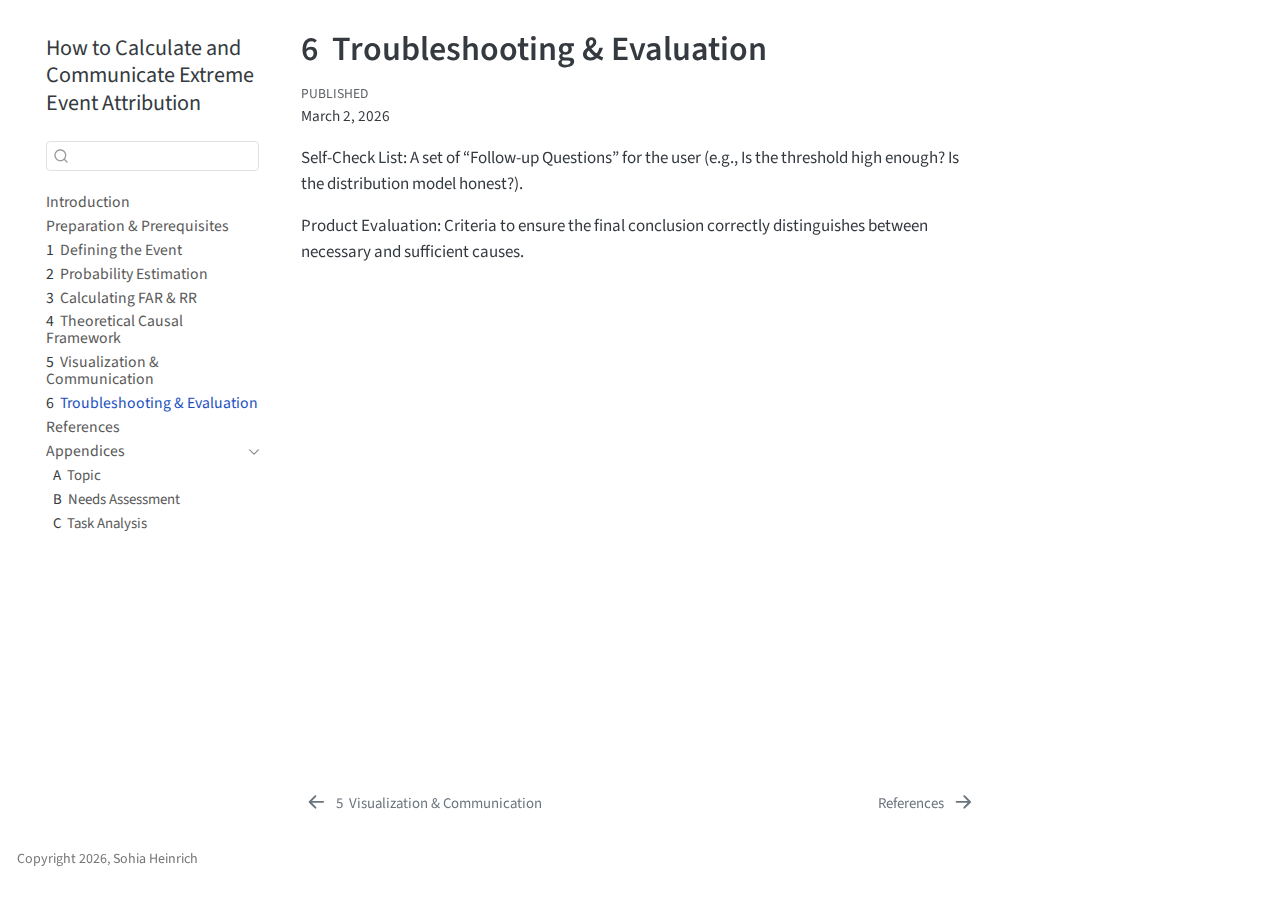
<file: docs/troubleshooting.html>
<!DOCTYPE html>
<html xmlns="http://www.w3.org/1999/xhtml" lang="en" xml:lang="en"><head>

<meta charset="utf-8">
<meta name="generator" content="quarto-1.8.26">

<meta name="viewport" content="width=device-width, initial-scale=1.0, user-scalable=yes">

<meta name="dcterms.date" content="2026-03-02">

<title>6&nbsp; Troubleshooting &amp; Evaluation – How to Calculate and Communicate Extreme Event Attribution</title>
<style>
code{white-space: pre-wrap;}
span.smallcaps{font-variant: small-caps;}
div.columns{display: flex; gap: min(4vw, 1.5em);}
div.column{flex: auto; overflow-x: auto;}
div.hanging-indent{margin-left: 1.5em; text-indent: -1.5em;}
ul.task-list{list-style: none;}
ul.task-list li input[type="checkbox"] {
  width: 0.8em;
  margin: 0 0.8em 0.2em -1em; /* quarto-specific, see https://github.com/quarto-dev/quarto-cli/issues/4556 */ 
  vertical-align: middle;
}
</style>


<script src="site_libs/quarto-nav/quarto-nav.js"></script>
<script src="site_libs/quarto-nav/headroom.min.js"></script>
<script src="site_libs/clipboard/clipboard.min.js"></script>
<script src="site_libs/quarto-search/autocomplete.umd.js"></script>
<script src="site_libs/quarto-search/fuse.min.js"></script>
<script src="site_libs/quarto-search/quarto-search.js"></script>
<meta name="quarto:offset" content="./">
<link href="./references.html" rel="next">
<link href="./visuals.html" rel="prev">
<script src="site_libs/quarto-html/quarto.js" type="module"></script>
<script src="site_libs/quarto-html/tabsets/tabsets.js" type="module"></script>
<script src="site_libs/quarto-html/axe/axe-check.js" type="module"></script>
<script src="site_libs/quarto-html/popper.min.js"></script>
<script src="site_libs/quarto-html/tippy.umd.min.js"></script>
<script src="site_libs/quarto-html/anchor.min.js"></script>
<link href="site_libs/quarto-html/tippy.css" rel="stylesheet">
<link href="site_libs/quarto-html/quarto-syntax-highlighting-d640c705e8c17715bca3574aa719063f.css" rel="stylesheet" id="quarto-text-highlighting-styles">
<script src="site_libs/bootstrap/bootstrap.min.js"></script>
<link href="site_libs/bootstrap/bootstrap-icons.css" rel="stylesheet">
<link href="site_libs/bootstrap/bootstrap-2235befa16e1d81c0b6f94b70b898050.min.css" rel="stylesheet" append-hash="true" id="quarto-bootstrap" data-mode="light">
<script id="quarto-search-options" type="application/json">{
  "location": "sidebar",
  "copy-button": false,
  "collapse-after": 3,
  "panel-placement": "start",
  "type": "textbox",
  "limit": 50,
  "keyboard-shortcut": [
    "f",
    "/",
    "s"
  ],
  "show-item-context": false,
  "language": {
    "search-no-results-text": "No results",
    "search-matching-documents-text": "matching documents",
    "search-copy-link-title": "Copy link to search",
    "search-hide-matches-text": "Hide additional matches",
    "search-more-match-text": "more match in this document",
    "search-more-matches-text": "more matches in this document",
    "search-clear-button-title": "Clear",
    "search-text-placeholder": "",
    "search-detached-cancel-button-title": "Cancel",
    "search-submit-button-title": "Submit",
    "search-label": "Search"
  }
}</script>


</head>

<body class="nav-sidebar floating quarto-light">

<div id="quarto-search-results"></div>
  <header id="quarto-header" class="headroom fixed-top">
  <nav class="quarto-secondary-nav">
    <div class="container-fluid d-flex">
      <button type="button" class="quarto-btn-toggle btn" data-bs-toggle="collapse" role="button" data-bs-target=".quarto-sidebar-collapse-item" aria-controls="quarto-sidebar" aria-expanded="false" aria-label="Toggle sidebar navigation" onclick="if (window.quartoToggleHeadroom) { window.quartoToggleHeadroom(); }">
        <i class="bi bi-layout-text-sidebar-reverse"></i>
      </button>
        <nav class="quarto-page-breadcrumbs" aria-label="breadcrumb"><ol class="breadcrumb"><li class="breadcrumb-item"><a href="./troubleshooting.html"><span class="chapter-number">6</span>&nbsp; <span class="chapter-title">Troubleshooting &amp; Evaluation</span></a></li></ol></nav>
        <a class="flex-grow-1" role="navigation" data-bs-toggle="collapse" data-bs-target=".quarto-sidebar-collapse-item" aria-controls="quarto-sidebar" aria-expanded="false" aria-label="Toggle sidebar navigation" onclick="if (window.quartoToggleHeadroom) { window.quartoToggleHeadroom(); }">      
        </a>
      <button type="button" class="btn quarto-search-button" aria-label="Search" onclick="window.quartoOpenSearch();">
        <i class="bi bi-search"></i>
      </button>
    </div>
  </nav>
</header>
<!-- content -->
<div id="quarto-content" class="quarto-container page-columns page-rows-contents page-layout-article">
<!-- sidebar -->
  <nav id="quarto-sidebar" class="sidebar collapse collapse-horizontal quarto-sidebar-collapse-item sidebar-navigation floating overflow-auto">
    <div class="pt-lg-2 mt-2 text-left sidebar-header">
    <div class="sidebar-title mb-0 py-0">
      <a href="./">How to Calculate and Communicate Extreme Event Attribution</a> 
    </div>
      </div>
        <div class="mt-2 flex-shrink-0 align-items-center">
        <div class="sidebar-search">
        <div id="quarto-search" class="" title="Search"></div>
        </div>
        </div>
    <div class="sidebar-menu-container"> 
    <ul class="list-unstyled mt-1">
        <li class="sidebar-item">
  <div class="sidebar-item-container"> 
  <a href="./index.html" class="sidebar-item-text sidebar-link">
 <span class="menu-text">Introduction</span></a>
  </div>
</li>
        <li class="sidebar-item">
  <div class="sidebar-item-container"> 
  <a href="./prep.html" class="sidebar-item-text sidebar-link">
 <span class="menu-text">Preparation &amp; Prerequisites</span></a>
  </div>
</li>
        <li class="sidebar-item">
  <div class="sidebar-item-container"> 
  <a href="./event.html" class="sidebar-item-text sidebar-link">
 <span class="menu-text"><span class="chapter-number">1</span>&nbsp; <span class="chapter-title">Defining the Event</span></span></a>
  </div>
</li>
        <li class="sidebar-item">
  <div class="sidebar-item-container"> 
  <a href="./estimation.html" class="sidebar-item-text sidebar-link">
 <span class="menu-text"><span class="chapter-number">2</span>&nbsp; <span class="chapter-title">Probability Estimation</span></span></a>
  </div>
</li>
        <li class="sidebar-item">
  <div class="sidebar-item-container"> 
  <a href="./calculation.html" class="sidebar-item-text sidebar-link">
 <span class="menu-text"><span class="chapter-number">3</span>&nbsp; <span class="chapter-title">Calculating FAR &amp; RR</span></span></a>
  </div>
</li>
        <li class="sidebar-item">
  <div class="sidebar-item-container"> 
  <a href="./theoretical.html" class="sidebar-item-text sidebar-link">
 <span class="menu-text"><span class="chapter-number">4</span>&nbsp; <span class="chapter-title">Theoretical Causal Framework</span></span></a>
  </div>
</li>
        <li class="sidebar-item">
  <div class="sidebar-item-container"> 
  <a href="./visuals.html" class="sidebar-item-text sidebar-link">
 <span class="menu-text"><span class="chapter-number">5</span>&nbsp; <span class="chapter-title">Visualization &amp; Communication</span></span></a>
  </div>
</li>
        <li class="sidebar-item">
  <div class="sidebar-item-container"> 
  <a href="./troubleshooting.html" class="sidebar-item-text sidebar-link active">
 <span class="menu-text"><span class="chapter-number">6</span>&nbsp; <span class="chapter-title">Troubleshooting &amp; Evaluation</span></span></a>
  </div>
</li>
        <li class="sidebar-item">
  <div class="sidebar-item-container"> 
  <a href="./references.html" class="sidebar-item-text sidebar-link">
 <span class="menu-text">References</span></a>
  </div>
</li>
        <li class="sidebar-item sidebar-item-section">
      <div class="sidebar-item-container"> 
            <a class="sidebar-item-text sidebar-link text-start" data-bs-toggle="collapse" data-bs-target="#quarto-sidebar-section-1" role="navigation" aria-expanded="true">
 <span class="menu-text">Appendices</span></a>
          <a class="sidebar-item-toggle text-start" data-bs-toggle="collapse" data-bs-target="#quarto-sidebar-section-1" role="navigation" aria-expanded="true" aria-label="Toggle section">
            <i class="bi bi-chevron-right ms-2"></i>
          </a> 
      </div>
      <ul id="quarto-sidebar-section-1" class="collapse list-unstyled sidebar-section depth1 show">  
          <li class="sidebar-item">
  <div class="sidebar-item-container"> 
  <a href="./topic.html" class="sidebar-item-text sidebar-link">
 <span class="menu-text"><span class="chapter-number">A</span>&nbsp; <span class="chapter-title">Topic</span></span></a>
  </div>
</li>
          <li class="sidebar-item">
  <div class="sidebar-item-container"> 
  <a href="./needs.html" class="sidebar-item-text sidebar-link">
 <span class="menu-text"><span class="chapter-number">B</span>&nbsp; <span class="chapter-title">Needs Assessment</span></span></a>
  </div>
</li>
          <li class="sidebar-item">
  <div class="sidebar-item-container"> 
  <a href="./task-analysis.html" class="sidebar-item-text sidebar-link">
 <span class="menu-text"><span class="chapter-number">C</span>&nbsp; <span class="chapter-title">Task Analysis</span></span></a>
  </div>
</li>
      </ul>
  </li>
    </ul>
    </div>
</nav>
<div id="quarto-sidebar-glass" class="quarto-sidebar-collapse-item" data-bs-toggle="collapse" data-bs-target=".quarto-sidebar-collapse-item"></div>
<!-- margin-sidebar -->
    <div id="quarto-margin-sidebar" class="sidebar margin-sidebar zindex-bottom">
        
    </div>
<!-- main -->
<main class="content" id="quarto-document-content">

<header id="title-block-header" class="quarto-title-block default">
<div class="quarto-title">
<h1 class="title"><span class="chapter-number">6</span>&nbsp; <span class="chapter-title">Troubleshooting &amp; Evaluation</span></h1>
</div>



<div class="quarto-title-meta">

    
    <div>
    <div class="quarto-title-meta-heading">Published</div>
    <div class="quarto-title-meta-contents">
      <p class="date">March 2, 2026</p>
    </div>
  </div>
  
    
  </div>
  


</header>


<p>Self-Check List: A set of “Follow-up Questions” for the user (e.g., Is the threshold high enough? Is the distribution model honest?).</p>
<p>Product Evaluation: Criteria to ensure the final conclusion correctly distinguishes between necessary and sufficient causes.</p>



</main> <!-- /main -->
<script id="quarto-html-after-body" type="application/javascript">
  window.document.addEventListener("DOMContentLoaded", function (event) {
    const icon = "";
    const anchorJS = new window.AnchorJS();
    anchorJS.options = {
      placement: 'right',
      icon: icon
    };
    anchorJS.add('.anchored');
    const isCodeAnnotation = (el) => {
      for (const clz of el.classList) {
        if (clz.startsWith('code-annotation-')) {                     
          return true;
        }
      }
      return false;
    }
    const onCopySuccess = function(e) {
      // button target
      const button = e.trigger;
      // don't keep focus
      button.blur();
      // flash "checked"
      button.classList.add('code-copy-button-checked');
      var currentTitle = button.getAttribute("title");
      button.setAttribute("title", "Copied!");
      let tooltip;
      if (window.bootstrap) {
        button.setAttribute("data-bs-toggle", "tooltip");
        button.setAttribute("data-bs-placement", "left");
        button.setAttribute("data-bs-title", "Copied!");
        tooltip = new bootstrap.Tooltip(button, 
          { trigger: "manual", 
            customClass: "code-copy-button-tooltip",
            offset: [0, -8]});
        tooltip.show();    
      }
      setTimeout(function() {
        if (tooltip) {
          tooltip.hide();
          button.removeAttribute("data-bs-title");
          button.removeAttribute("data-bs-toggle");
          button.removeAttribute("data-bs-placement");
        }
        button.setAttribute("title", currentTitle);
        button.classList.remove('code-copy-button-checked');
      }, 1000);
      // clear code selection
      e.clearSelection();
    }
    const getTextToCopy = function(trigger) {
      const outerScaffold = trigger.parentElement.cloneNode(true);
      const codeEl = outerScaffold.querySelector('code');
      for (const childEl of codeEl.children) {
        if (isCodeAnnotation(childEl)) {
          childEl.remove();
        }
      }
      return codeEl.innerText;
    }
    const clipboard = new window.ClipboardJS('.code-copy-button:not([data-in-quarto-modal])', {
      text: getTextToCopy
    });
    clipboard.on('success', onCopySuccess);
    if (window.document.getElementById('quarto-embedded-source-code-modal')) {
      const clipboardModal = new window.ClipboardJS('.code-copy-button[data-in-quarto-modal]', {
        text: getTextToCopy,
        container: window.document.getElementById('quarto-embedded-source-code-modal')
      });
      clipboardModal.on('success', onCopySuccess);
    }
      var localhostRegex = new RegExp(/^(?:http|https):\/\/localhost\:?[0-9]*\//);
      var mailtoRegex = new RegExp(/^mailto:/);
        var filterRegex = new RegExp('/' + window.location.host + '/');
      var isInternal = (href) => {
          return filterRegex.test(href) || localhostRegex.test(href) || mailtoRegex.test(href);
      }
      // Inspect non-navigation links and adorn them if external
     var links = window.document.querySelectorAll('a[href]:not(.nav-link):not(.navbar-brand):not(.toc-action):not(.sidebar-link):not(.sidebar-item-toggle):not(.pagination-link):not(.no-external):not([aria-hidden]):not(.dropdown-item):not(.quarto-navigation-tool):not(.about-link)');
      for (var i=0; i<links.length; i++) {
        const link = links[i];
        if (!isInternal(link.href)) {
          // undo the damage that might have been done by quarto-nav.js in the case of
          // links that we want to consider external
          if (link.dataset.originalHref !== undefined) {
            link.href = link.dataset.originalHref;
          }
        }
      }
    function tippyHover(el, contentFn, onTriggerFn, onUntriggerFn) {
      const config = {
        allowHTML: true,
        maxWidth: 500,
        delay: 100,
        arrow: false,
        appendTo: function(el) {
            return el.parentElement;
        },
        interactive: true,
        interactiveBorder: 10,
        theme: 'quarto',
        placement: 'bottom-start',
      };
      if (contentFn) {
        config.content = contentFn;
      }
      if (onTriggerFn) {
        config.onTrigger = onTriggerFn;
      }
      if (onUntriggerFn) {
        config.onUntrigger = onUntriggerFn;
      }
      window.tippy(el, config); 
    }
    const noterefs = window.document.querySelectorAll('a[role="doc-noteref"]');
    for (var i=0; i<noterefs.length; i++) {
      const ref = noterefs[i];
      tippyHover(ref, function() {
        // use id or data attribute instead here
        let href = ref.getAttribute('data-footnote-href') || ref.getAttribute('href');
        try { href = new URL(href).hash; } catch {}
        const id = href.replace(/^#\/?/, "");
        const note = window.document.getElementById(id);
        if (note) {
          return note.innerHTML;
        } else {
          return "";
        }
      });
    }
    const xrefs = window.document.querySelectorAll('a.quarto-xref');
    const processXRef = (id, note) => {
      // Strip column container classes
      const stripColumnClz = (el) => {
        el.classList.remove("page-full", "page-columns");
        if (el.children) {
          for (const child of el.children) {
            stripColumnClz(child);
          }
        }
      }
      stripColumnClz(note)
      if (id === null || id.startsWith('sec-')) {
        // Special case sections, only their first couple elements
        const container = document.createElement("div");
        if (note.children && note.children.length > 2) {
          container.appendChild(note.children[0].cloneNode(true));
          for (let i = 1; i < note.children.length; i++) {
            const child = note.children[i];
            if (child.tagName === "P" && child.innerText === "") {
              continue;
            } else {
              container.appendChild(child.cloneNode(true));
              break;
            }
          }
          if (window.Quarto?.typesetMath) {
            window.Quarto.typesetMath(container);
          }
          return container.innerHTML
        } else {
          if (window.Quarto?.typesetMath) {
            window.Quarto.typesetMath(note);
          }
          return note.innerHTML;
        }
      } else {
        // Remove any anchor links if they are present
        const anchorLink = note.querySelector('a.anchorjs-link');
        if (anchorLink) {
          anchorLink.remove();
        }
        if (window.Quarto?.typesetMath) {
          window.Quarto.typesetMath(note);
        }
        if (note.classList.contains("callout")) {
          return note.outerHTML;
        } else {
          return note.innerHTML;
        }
      }
    }
    for (var i=0; i<xrefs.length; i++) {
      const xref = xrefs[i];
      tippyHover(xref, undefined, function(instance) {
        instance.disable();
        let url = xref.getAttribute('href');
        let hash = undefined; 
        if (url.startsWith('#')) {
          hash = url;
        } else {
          try { hash = new URL(url).hash; } catch {}
        }
        if (hash) {
          const id = hash.replace(/^#\/?/, "");
          const note = window.document.getElementById(id);
          if (note !== null) {
            try {
              const html = processXRef(id, note.cloneNode(true));
              instance.setContent(html);
            } finally {
              instance.enable();
              instance.show();
            }
          } else {
            // See if we can fetch this
            fetch(url.split('#')[0])
            .then(res => res.text())
            .then(html => {
              const parser = new DOMParser();
              const htmlDoc = parser.parseFromString(html, "text/html");
              const note = htmlDoc.getElementById(id);
              if (note !== null) {
                const html = processXRef(id, note);
                instance.setContent(html);
              } 
            }).finally(() => {
              instance.enable();
              instance.show();
            });
          }
        } else {
          // See if we can fetch a full url (with no hash to target)
          // This is a special case and we should probably do some content thinning / targeting
          fetch(url)
          .then(res => res.text())
          .then(html => {
            const parser = new DOMParser();
            const htmlDoc = parser.parseFromString(html, "text/html");
            const note = htmlDoc.querySelector('main.content');
            if (note !== null) {
              // This should only happen for chapter cross references
              // (since there is no id in the URL)
              // remove the first header
              if (note.children.length > 0 && note.children[0].tagName === "HEADER") {
                note.children[0].remove();
              }
              const html = processXRef(null, note);
              instance.setContent(html);
            } 
          }).finally(() => {
            instance.enable();
            instance.show();
          });
        }
      }, function(instance) {
      });
    }
        let selectedAnnoteEl;
        const selectorForAnnotation = ( cell, annotation) => {
          let cellAttr = 'data-code-cell="' + cell + '"';
          let lineAttr = 'data-code-annotation="' +  annotation + '"';
          const selector = 'span[' + cellAttr + '][' + lineAttr + ']';
          return selector;
        }
        const selectCodeLines = (annoteEl) => {
          const doc = window.document;
          const targetCell = annoteEl.getAttribute("data-target-cell");
          const targetAnnotation = annoteEl.getAttribute("data-target-annotation");
          const annoteSpan = window.document.querySelector(selectorForAnnotation(targetCell, targetAnnotation));
          const lines = annoteSpan.getAttribute("data-code-lines").split(",");
          const lineIds = lines.map((line) => {
            return targetCell + "-" + line;
          })
          let top = null;
          let height = null;
          let parent = null;
          if (lineIds.length > 0) {
              //compute the position of the single el (top and bottom and make a div)
              const el = window.document.getElementById(lineIds[0]);
              top = el.offsetTop;
              height = el.offsetHeight;
              parent = el.parentElement.parentElement;
            if (lineIds.length > 1) {
              const lastEl = window.document.getElementById(lineIds[lineIds.length - 1]);
              const bottom = lastEl.offsetTop + lastEl.offsetHeight;
              height = bottom - top;
            }
            if (top !== null && height !== null && parent !== null) {
              // cook up a div (if necessary) and position it 
              let div = window.document.getElementById("code-annotation-line-highlight");
              if (div === null) {
                div = window.document.createElement("div");
                div.setAttribute("id", "code-annotation-line-highlight");
                div.style.position = 'absolute';
                parent.appendChild(div);
              }
              div.style.top = top - 2 + "px";
              div.style.height = height + 4 + "px";
              div.style.left = 0;
              let gutterDiv = window.document.getElementById("code-annotation-line-highlight-gutter");
              if (gutterDiv === null) {
                gutterDiv = window.document.createElement("div");
                gutterDiv.setAttribute("id", "code-annotation-line-highlight-gutter");
                gutterDiv.style.position = 'absolute';
                const codeCell = window.document.getElementById(targetCell);
                const gutter = codeCell.querySelector('.code-annotation-gutter');
                gutter.appendChild(gutterDiv);
              }
              gutterDiv.style.top = top - 2 + "px";
              gutterDiv.style.height = height + 4 + "px";
            }
            selectedAnnoteEl = annoteEl;
          }
        };
        const unselectCodeLines = () => {
          const elementsIds = ["code-annotation-line-highlight", "code-annotation-line-highlight-gutter"];
          elementsIds.forEach((elId) => {
            const div = window.document.getElementById(elId);
            if (div) {
              div.remove();
            }
          });
          selectedAnnoteEl = undefined;
        };
          // Handle positioning of the toggle
      window.addEventListener(
        "resize",
        throttle(() => {
          elRect = undefined;
          if (selectedAnnoteEl) {
            selectCodeLines(selectedAnnoteEl);
          }
        }, 10)
      );
      function throttle(fn, ms) {
      let throttle = false;
      let timer;
        return (...args) => {
          if(!throttle) { // first call gets through
              fn.apply(this, args);
              throttle = true;
          } else { // all the others get throttled
              if(timer) clearTimeout(timer); // cancel #2
              timer = setTimeout(() => {
                fn.apply(this, args);
                timer = throttle = false;
              }, ms);
          }
        };
      }
        // Attach click handler to the DT
        const annoteDls = window.document.querySelectorAll('dt[data-target-cell]');
        for (const annoteDlNode of annoteDls) {
          annoteDlNode.addEventListener('click', (event) => {
            const clickedEl = event.target;
            if (clickedEl !== selectedAnnoteEl) {
              unselectCodeLines();
              const activeEl = window.document.querySelector('dt[data-target-cell].code-annotation-active');
              if (activeEl) {
                activeEl.classList.remove('code-annotation-active');
              }
              selectCodeLines(clickedEl);
              clickedEl.classList.add('code-annotation-active');
            } else {
              // Unselect the line
              unselectCodeLines();
              clickedEl.classList.remove('code-annotation-active');
            }
          });
        }
    const findCites = (el) => {
      const parentEl = el.parentElement;
      if (parentEl) {
        const cites = parentEl.dataset.cites;
        if (cites) {
          return {
            el,
            cites: cites.split(' ')
          };
        } else {
          return findCites(el.parentElement)
        }
      } else {
        return undefined;
      }
    };
    var bibliorefs = window.document.querySelectorAll('a[role="doc-biblioref"]');
    for (var i=0; i<bibliorefs.length; i++) {
      const ref = bibliorefs[i];
      const citeInfo = findCites(ref);
      if (citeInfo) {
        tippyHover(citeInfo.el, function() {
          var popup = window.document.createElement('div');
          citeInfo.cites.forEach(function(cite) {
            var citeDiv = window.document.createElement('div');
            citeDiv.classList.add('hanging-indent');
            citeDiv.classList.add('csl-entry');
            var biblioDiv = window.document.getElementById('ref-' + cite);
            if (biblioDiv) {
              citeDiv.innerHTML = biblioDiv.innerHTML;
            }
            popup.appendChild(citeDiv);
          });
          return popup.innerHTML;
        });
      }
    }
  });
  </script>
<nav class="page-navigation">
  <div class="nav-page nav-page-previous">
      <a href="./visuals.html" class="pagination-link" aria-label="Visualization &amp; Communication">
        <i class="bi bi-arrow-left-short"></i> <span class="nav-page-text"><span class="chapter-number">5</span>&nbsp; <span class="chapter-title">Visualization &amp; Communication</span></span>
      </a>          
  </div>
  <div class="nav-page nav-page-next">
      <a href="./references.html" class="pagination-link" aria-label="References">
        <span class="nav-page-text">References</span> <i class="bi bi-arrow-right-short"></i>
      </a>
  </div>
</nav>
</div> <!-- /content -->
<footer class="footer">
  <div class="nav-footer">
    <div class="nav-footer-left">
<p>Copyright 2026, Sohia Heinrich</p>
</div>   
    <div class="nav-footer-center">
      &nbsp;
    </div>
    <div class="nav-footer-right">
      &nbsp;
    </div>
  </div>
</footer>




</body></html>
</file>
<file: docs/site_libs/quarto-html/tippy.css>
.tippy-box[data-animation=fade][data-state=hidden]{opacity:0}[data-tippy-root]{max-width:calc(100vw - 10px)}.tippy-box{position:relative;background-color:#333;color:#fff;border-radius:4px;font-size:14px;line-height:1.4;white-space:normal;outline:0;transition-property:transform,visibility,opacity}.tippy-box[data-placement^=top]>.tippy-arrow{bottom:0}.tippy-box[data-placement^=top]>.tippy-arrow:before{bottom:-7px;left:0;border-width:8px 8px 0;border-top-color:initial;transform-origin:center top}.tippy-box[data-placement^=bottom]>.tippy-arrow{top:0}.tippy-box[data-placement^=bottom]>.tippy-arrow:before{top:-7px;left:0;border-width:0 8px 8px;border-bottom-color:initial;transform-origin:center bottom}.tippy-box[data-placement^=left]>.tippy-arrow{right:0}.tippy-box[data-placement^=left]>.tippy-arrow:before{border-width:8px 0 8px 8px;border-left-color:initial;right:-7px;transform-origin:center left}.tippy-box[data-placement^=right]>.tippy-arrow{left:0}.tippy-box[data-placement^=right]>.tippy-arrow:before{left:-7px;border-width:8px 8px 8px 0;border-right-color:initial;transform-origin:center right}.tippy-box[data-inertia][data-state=visible]{transition-timing-function:cubic-bezier(.54,1.5,.38,1.11)}.tippy-arrow{width:16px;height:16px;color:#333}.tippy-arrow:before{content:"";position:absolute;border-color:transparent;border-style:solid}.tippy-content{position:relative;padding:5px 9px;z-index:1}
</file>
<file: docs/site_libs/quarto-html/quarto-syntax-highlighting-d640c705e8c17715bca3574aa719063f.css>
/* quarto syntax highlight colors */
:root {
  --quarto-hl-ot-color: #d91e18;
  --quarto-hl-at-color: #a55a00;
  --quarto-hl-ss-color: #008000;
  --quarto-hl-an-color: #696969;
  --quarto-hl-fu-color: #06287e;
  --quarto-hl-st-color: #008000;
  --quarto-hl-cf-color: #d91e18;
  --quarto-hl-op-color: #00769e;
  --quarto-hl-er-color: #7928a1;
  --quarto-hl-bn-color: #7928a1;
  --quarto-hl-al-color: #7928a1;
  --quarto-hl-va-color: #a55a00;
  --quarto-hl-bu-color: inherit;
  --quarto-hl-ex-color: inherit;
  --quarto-hl-pp-color: #7928a1;
  --quarto-hl-in-color: #696969;
  --quarto-hl-vs-color: #008000;
  --quarto-hl-wa-color: #696969;
  --quarto-hl-do-color: #696969;
  --quarto-hl-im-color: inherit;
  --quarto-hl-ch-color: #008000;
  --quarto-hl-dt-color: #7928a1;
  --quarto-hl-fl-color: #a55a00;
  --quarto-hl-co-color: #696969;
  --quarto-hl-cv-color: #696969;
  --quarto-hl-cn-color: #d91e18;
  --quarto-hl-sc-color: #00769e;
  --quarto-hl-dv-color: #7928a1;
  --quarto-hl-kw-color: #d91e18;
}

/* other quarto variables */
:root {
  --quarto-font-monospace: SFMono-Regular, Menlo, Monaco, Consolas, "Liberation Mono", "Courier New", monospace;
}

/* syntax highlight based on Pandoc's rules */
pre > code.sourceCode > span {
  color: #545454;
}

code.sourceCode > span {
  color: #545454;
}

div.sourceCode,
div.sourceCode pre.sourceCode {
  color: #545454;
}

/* Normal */
code span {
  color: #545454;
}

/* Alert */
code span.al {
  color: #7928a1;
  font-style: inherit;
}

/* Annotation */
code span.an {
  color: #696969;
  font-style: inherit;
}

/* Attribute */
code span.at {
  color: #a55a00;
  font-style: inherit;
}

/* BaseN */
code span.bn {
  color: #7928a1;
  font-style: inherit;
}

/* BuiltIn */
code span.bu {
  font-style: inherit;
}

/* ControlFlow */
code span.cf {
  color: #d91e18;
  font-style: inherit;
}

/* Char */
code span.ch {
  color: #008000;
  font-style: inherit;
}

/* Constant */
code span.cn {
  color: #d91e18;
  font-style: inherit;
}

/* Comment */
code span.co {
  color: #696969;
  font-style: inherit;
}

/* CommentVar */
code span.cv {
  color: #696969;
  font-style: italic;
}

/* Documentation */
code span.do {
  color: #696969;
  font-style: italic;
}

/* DataType */
code span.dt {
  color: #7928a1;
  font-style: inherit;
}

/* DecVal */
code span.dv {
  color: #7928a1;
  font-style: inherit;
}

/* Error */
code span.er {
  color: #7928a1;
  font-style: inherit;
}

/* Extension */
code span.ex {
  font-style: inherit;
}

/* Float */
code span.fl {
  color: #a55a00;
  font-style: inherit;
}

/* Function */
code span.fu {
  color: #06287e;
  font-style: inherit;
}

/* Import */
code span.im {
  font-style: inherit;
}

/* Information */
code span.in {
  color: #696969;
  font-style: inherit;
}

/* Keyword */
code span.kw {
  color: #d91e18;
  font-style: inherit;
}

/* Operator */
code span.op {
  color: #00769e;
  font-style: inherit;
}

/* Other */
code span.ot {
  color: #d91e18;
  font-style: inherit;
}

/* Preprocessor */
code span.pp {
  color: #7928a1;
  font-style: inherit;
}

/* SpecialChar */
code span.sc {
  color: #00769e;
  font-style: inherit;
}

/* SpecialString */
code span.ss {
  color: #008000;
  font-style: inherit;
}

/* String */
code span.st {
  color: #008000;
  font-style: inherit;
}

/* Variable */
code span.va {
  color: #a55a00;
  font-style: inherit;
}

/* VerbatimString */
code span.vs {
  color: #008000;
  font-style: inherit;
}

/* Warning */
code span.wa {
  color: #696969;
  font-style: italic;
}

.prevent-inlining {
  content: "</";
}

/*# sourceMappingURL=97a83bf19a4635b0d120dcfb035a794e.css.map */
</file>
